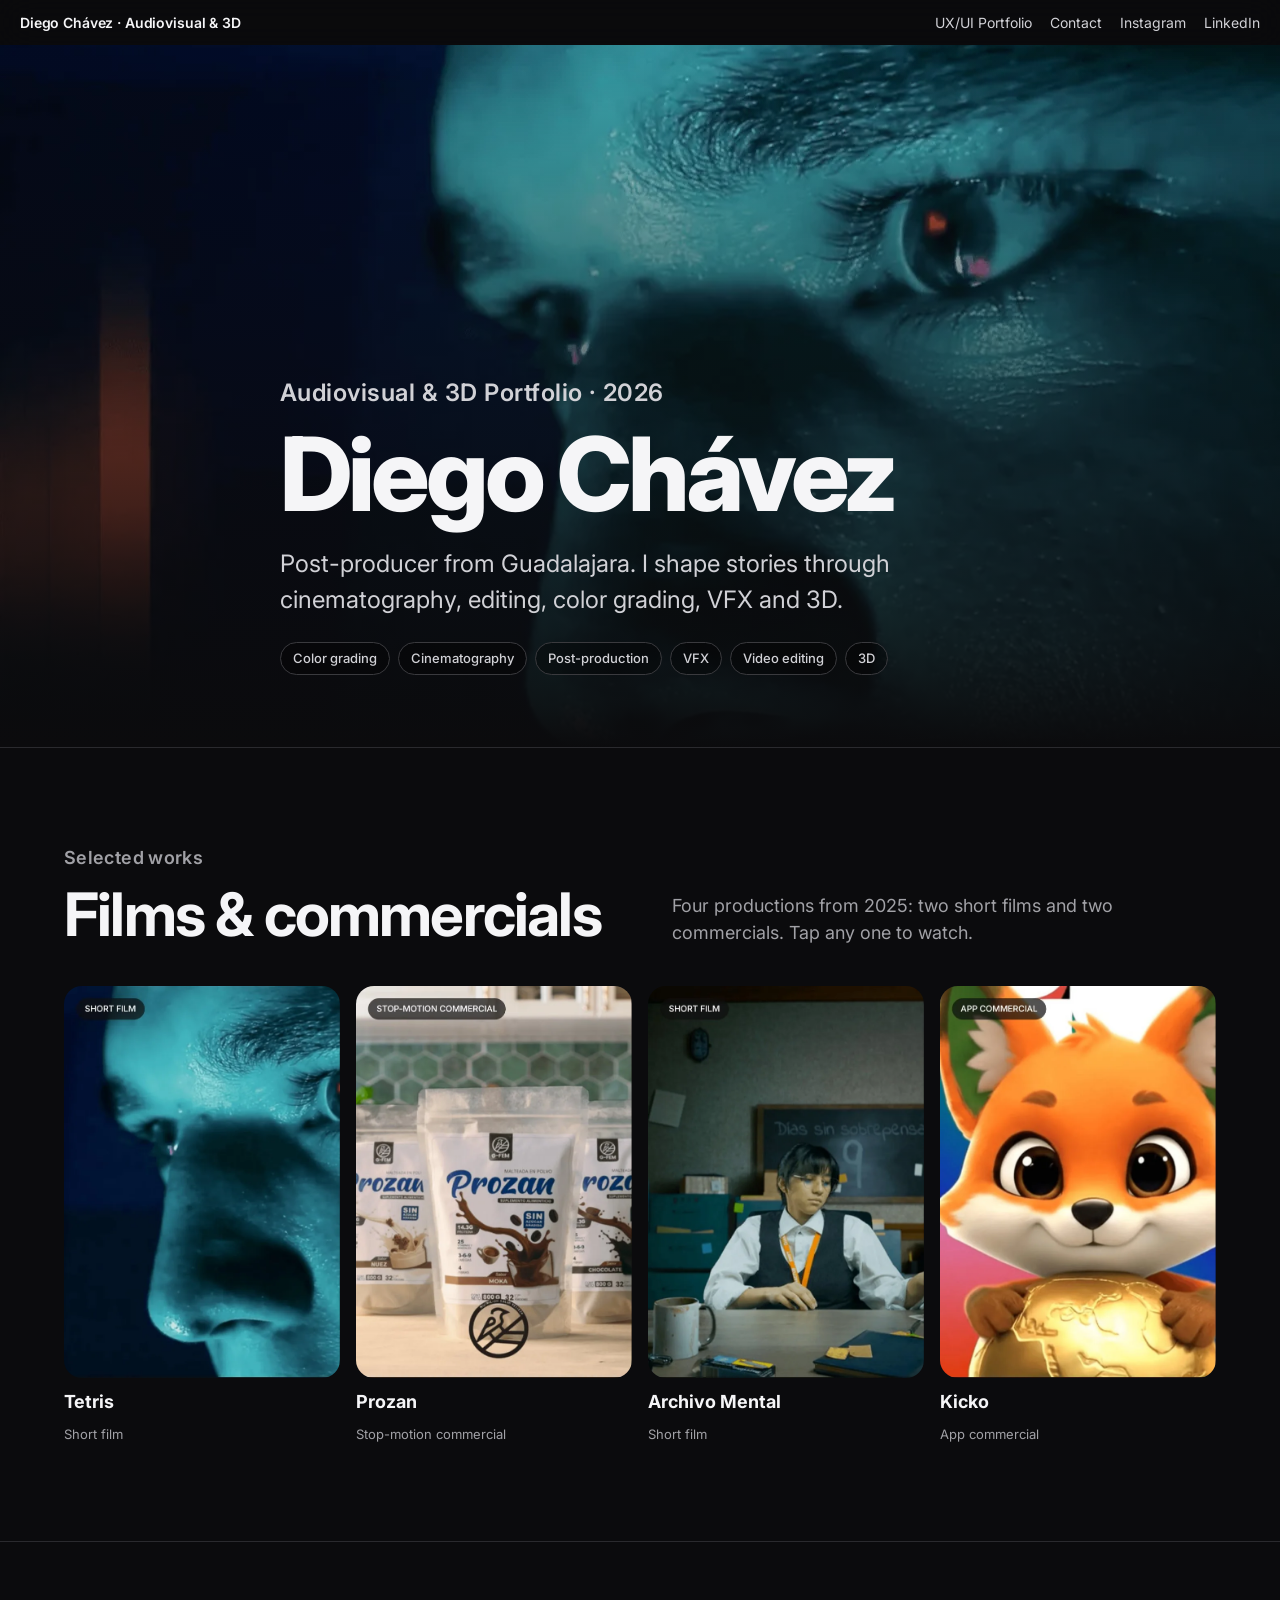
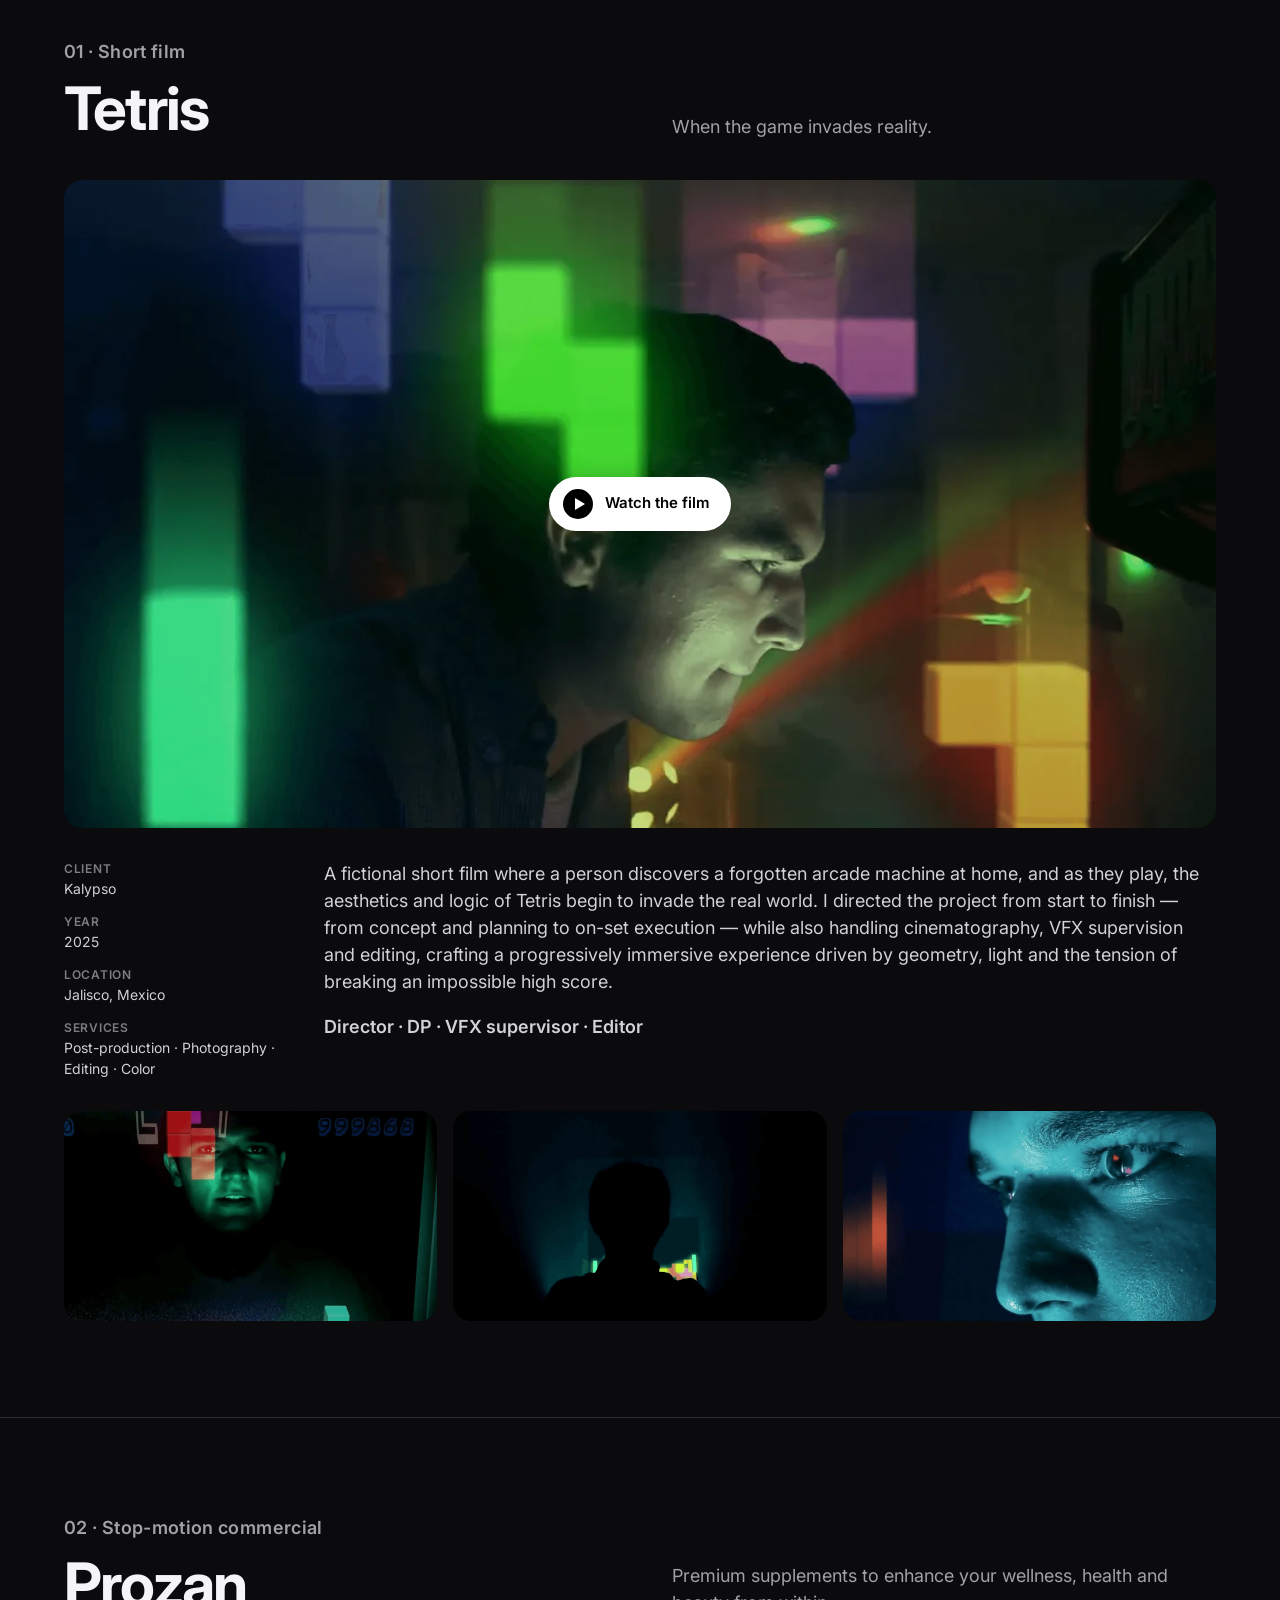
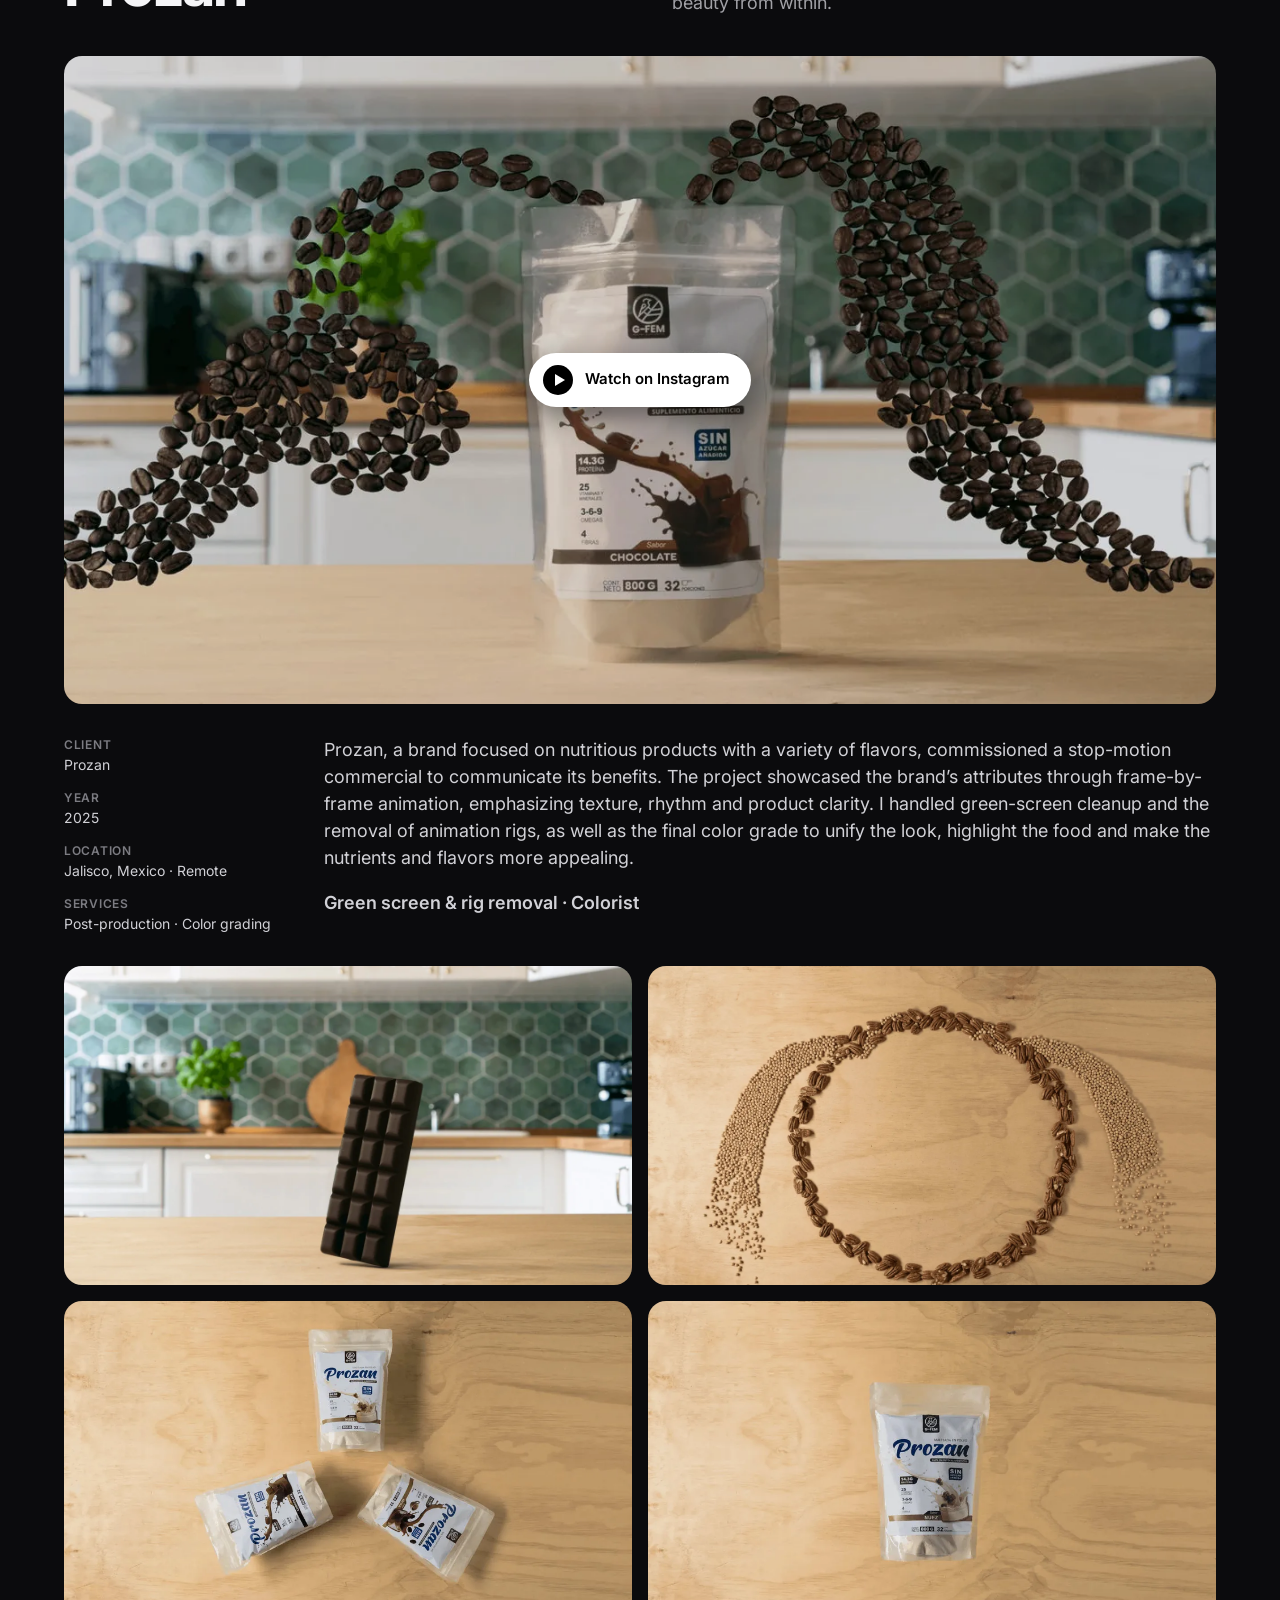
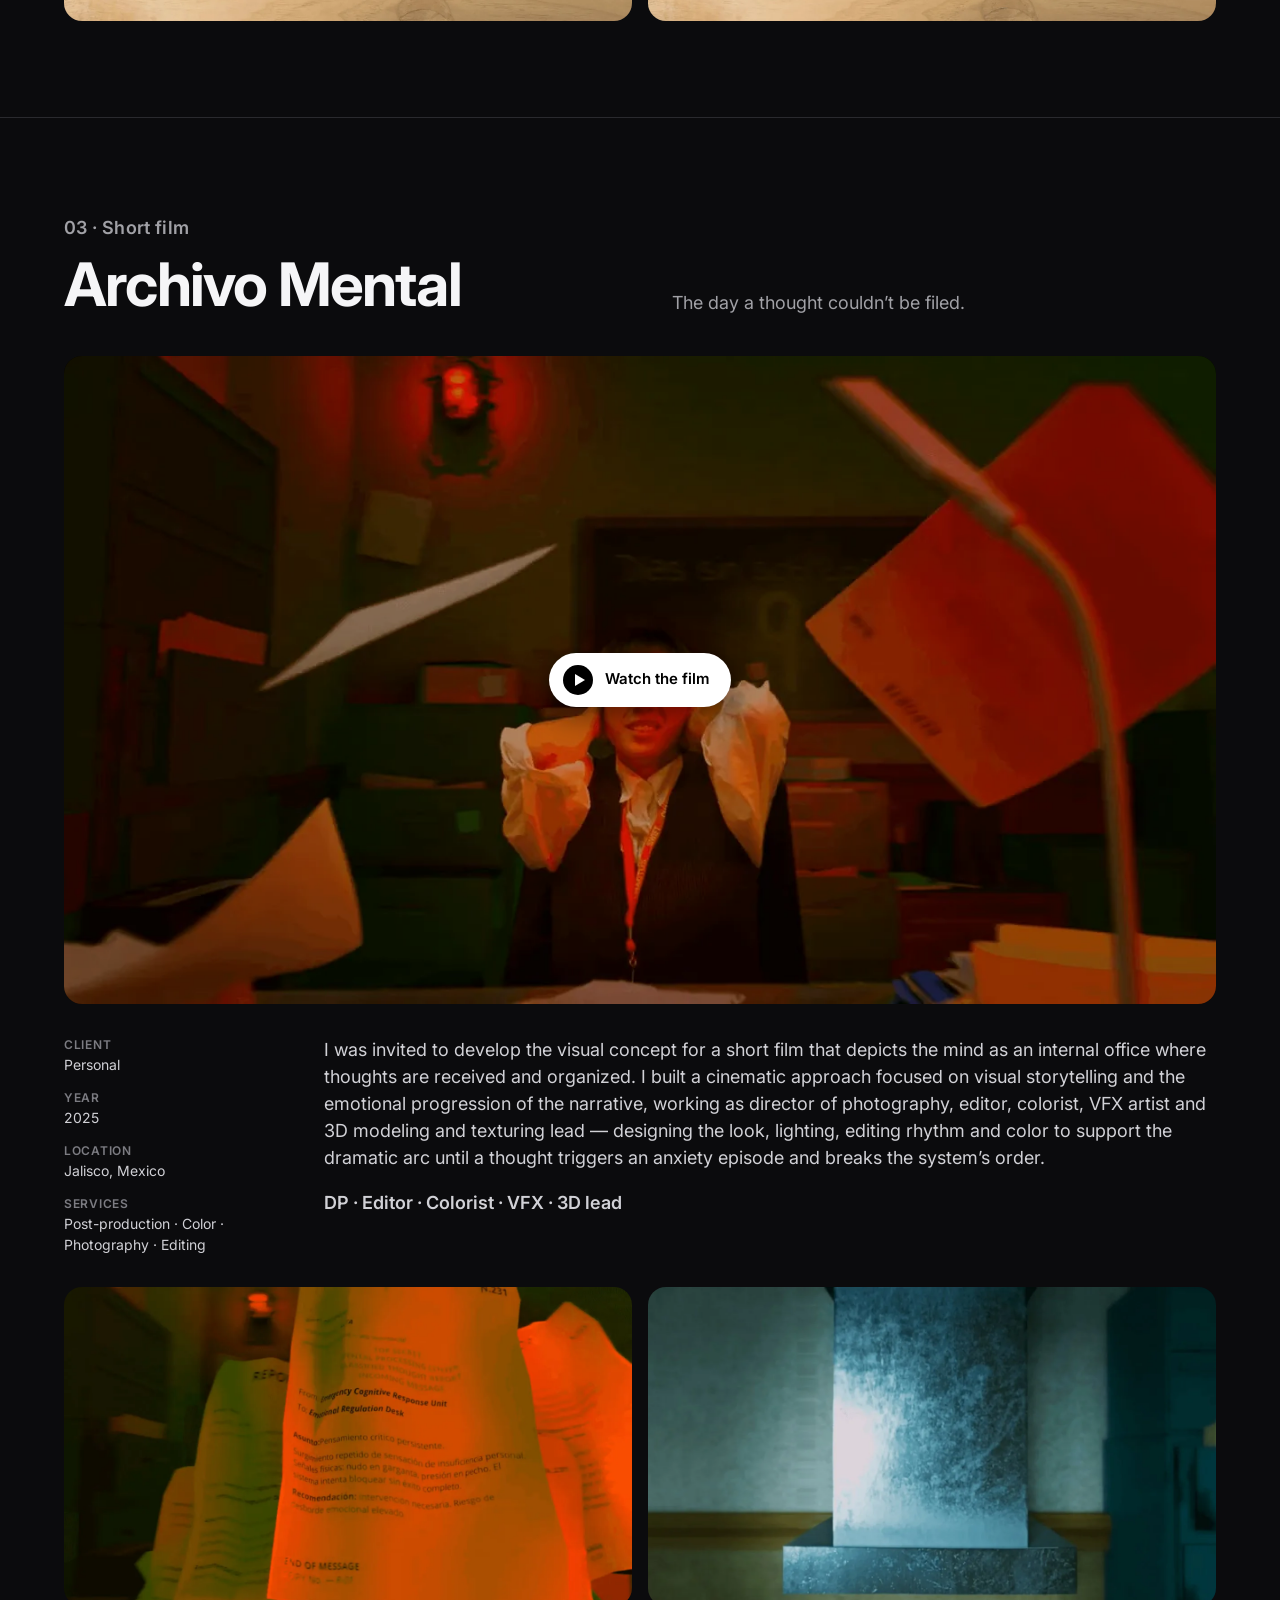
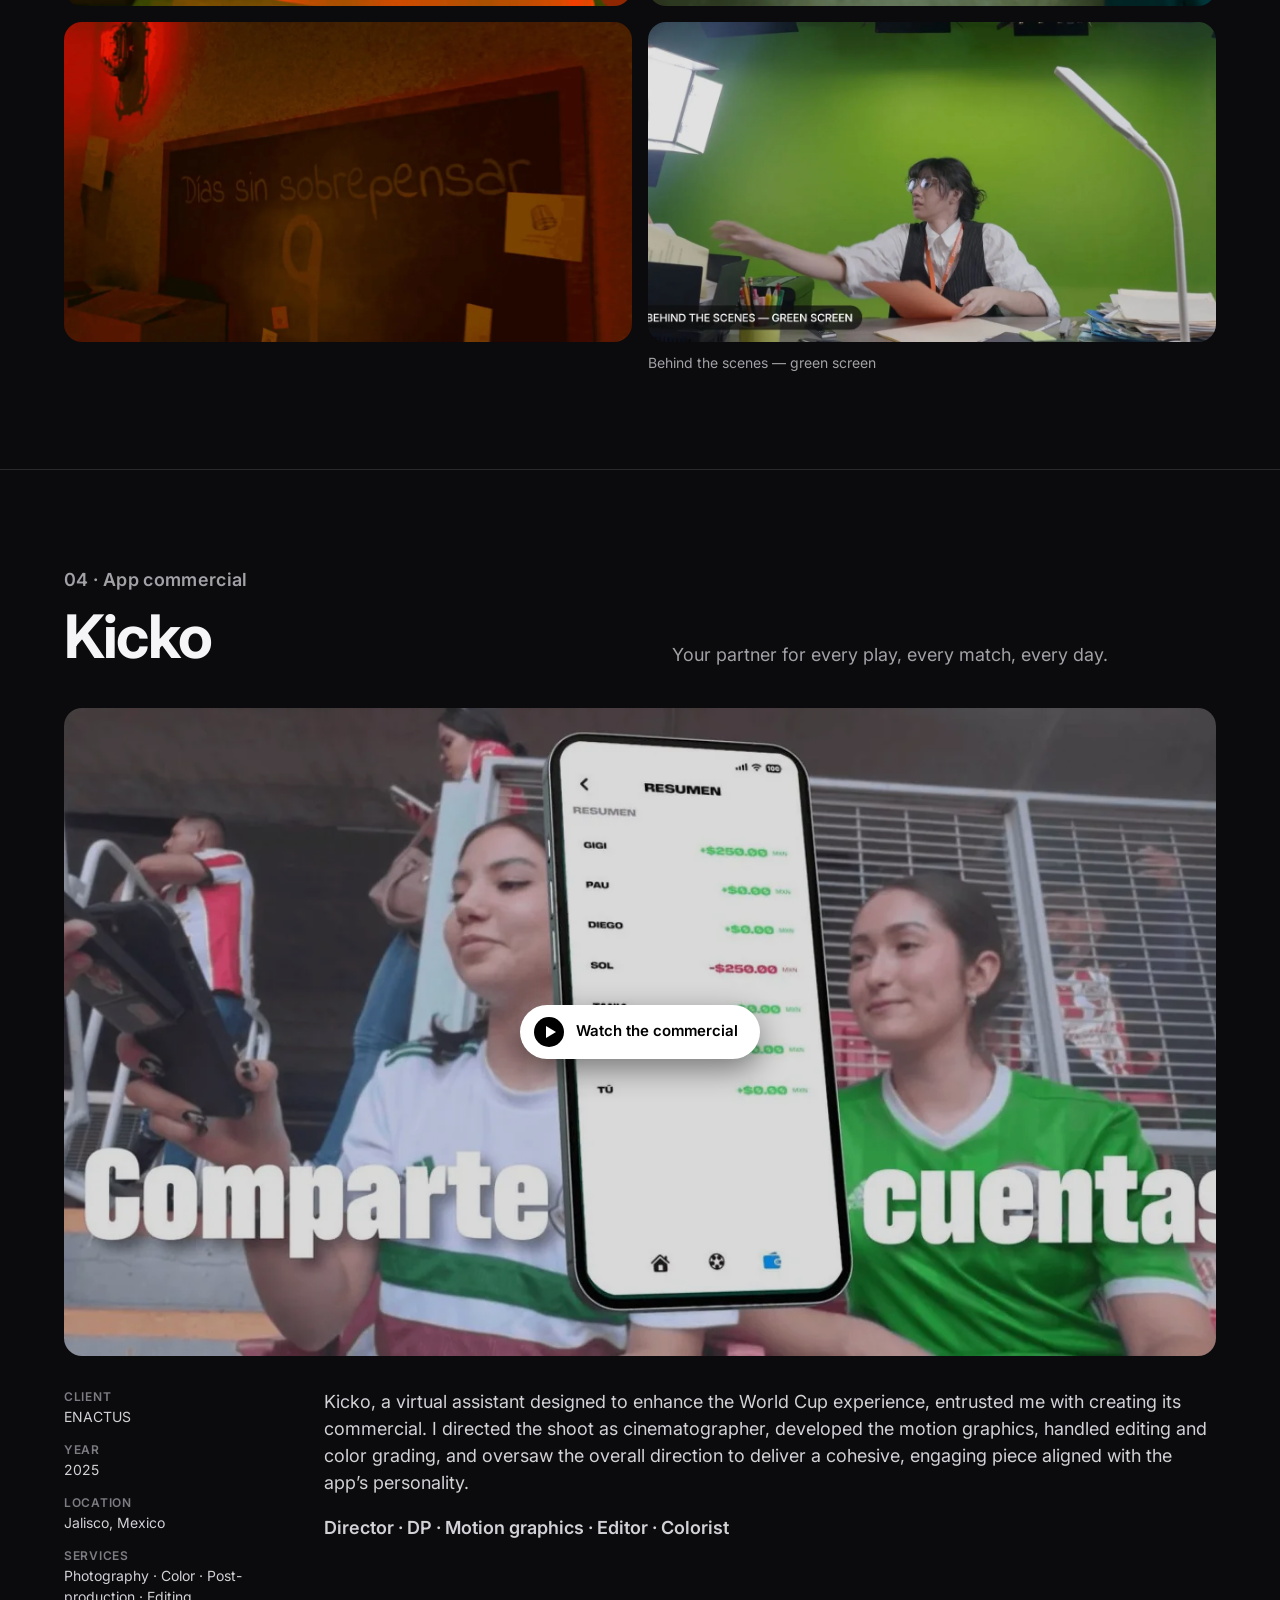
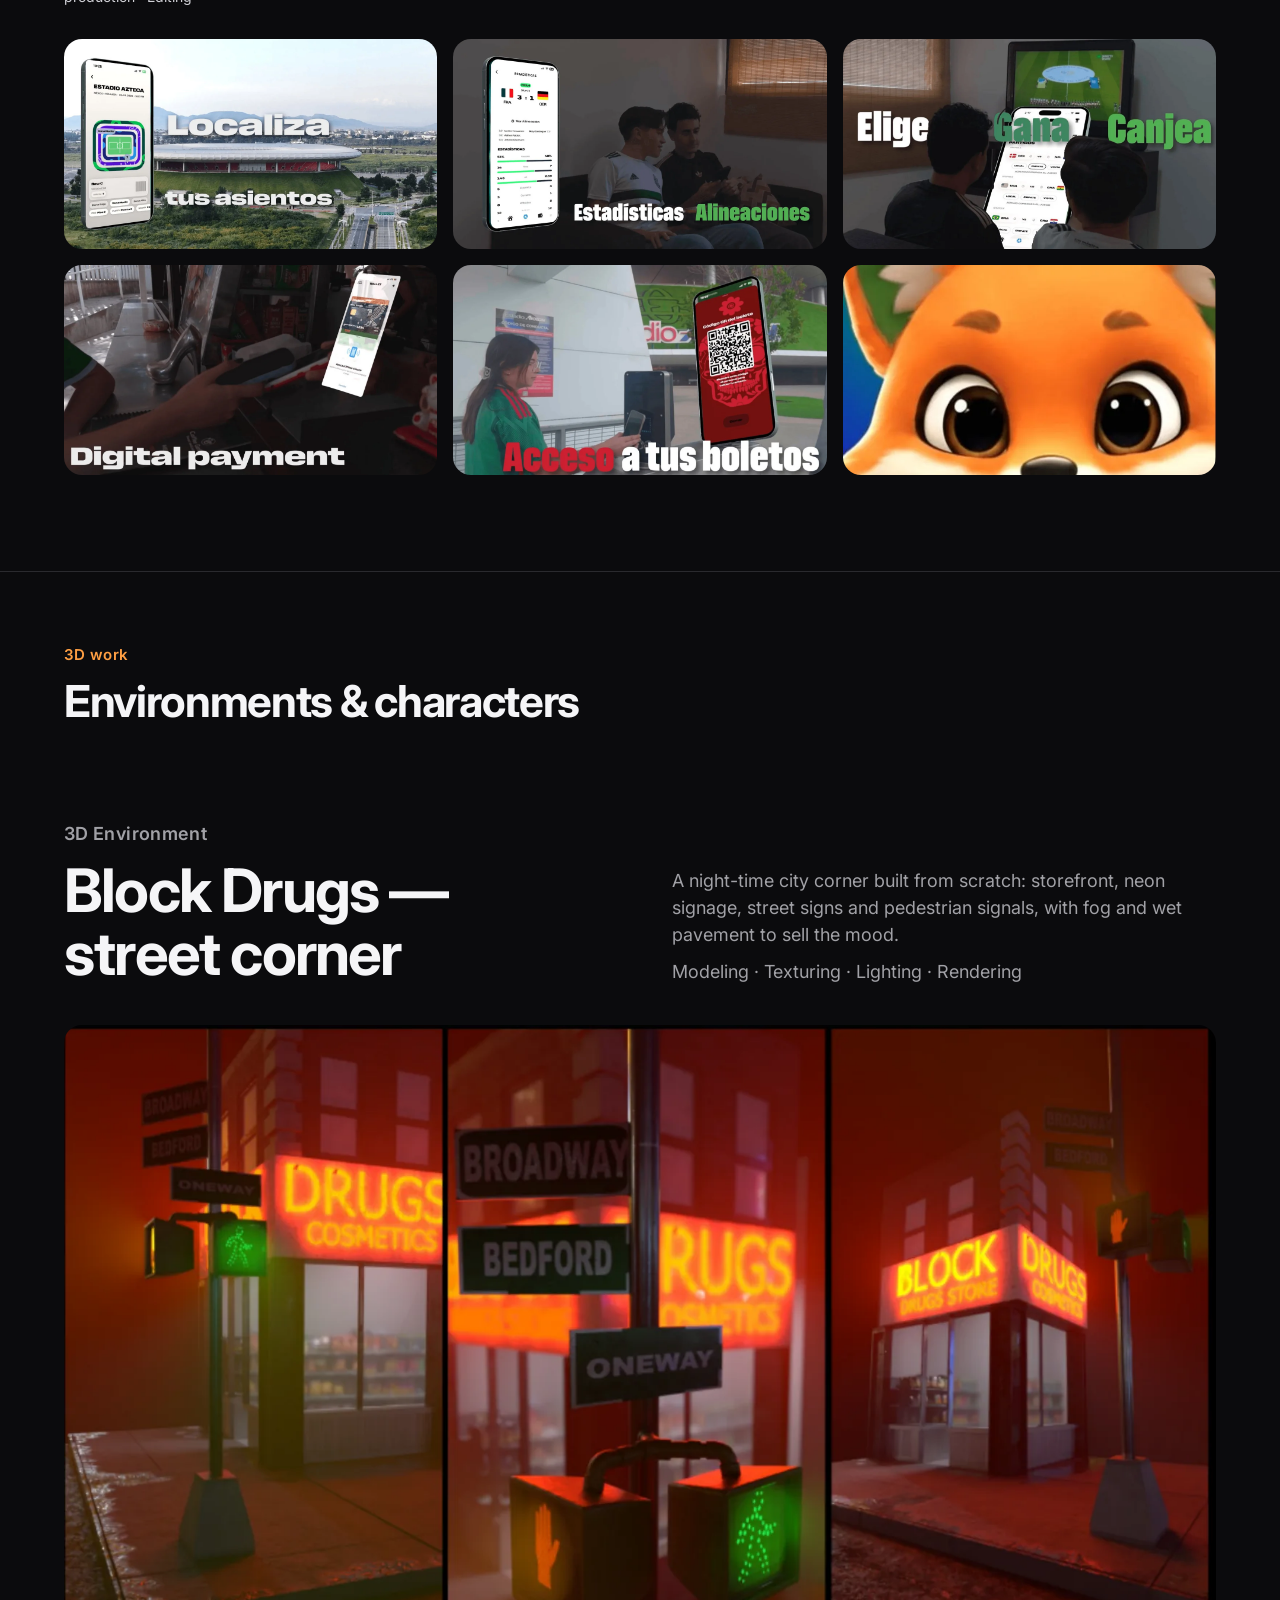
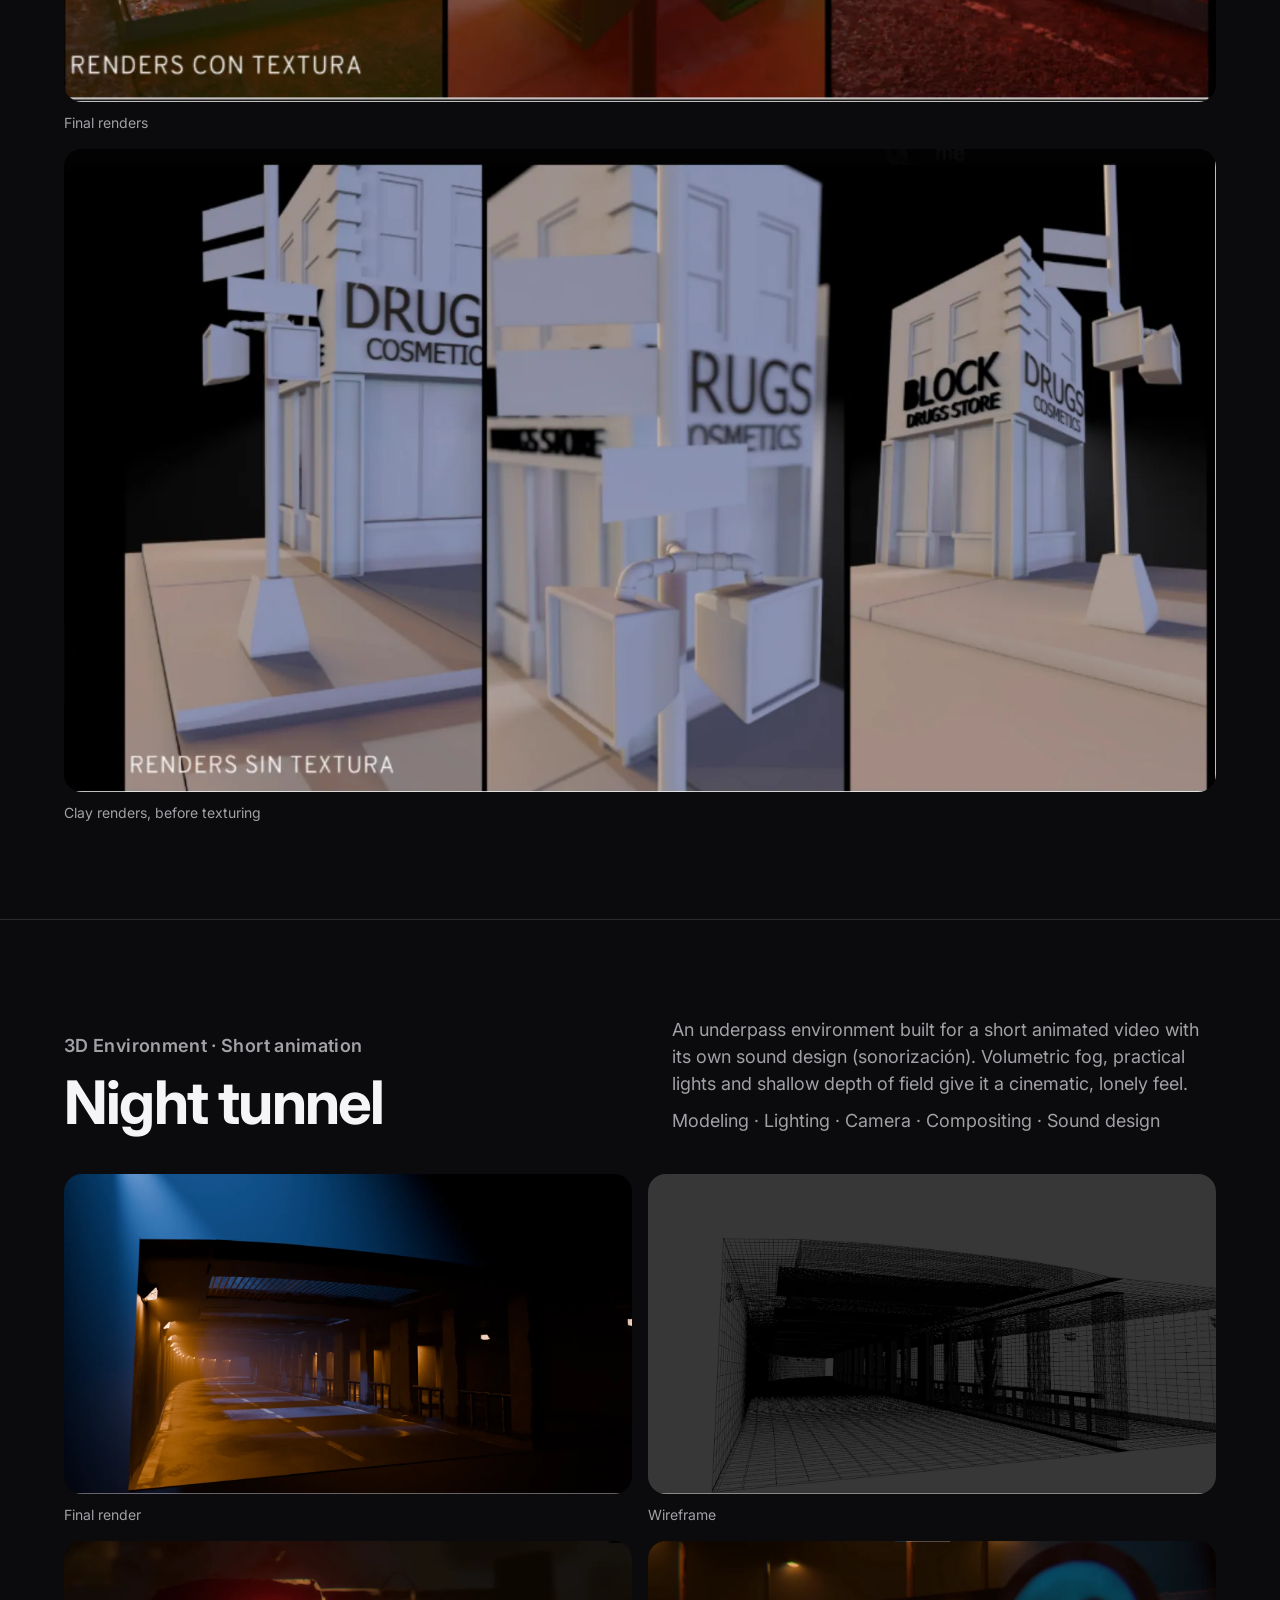
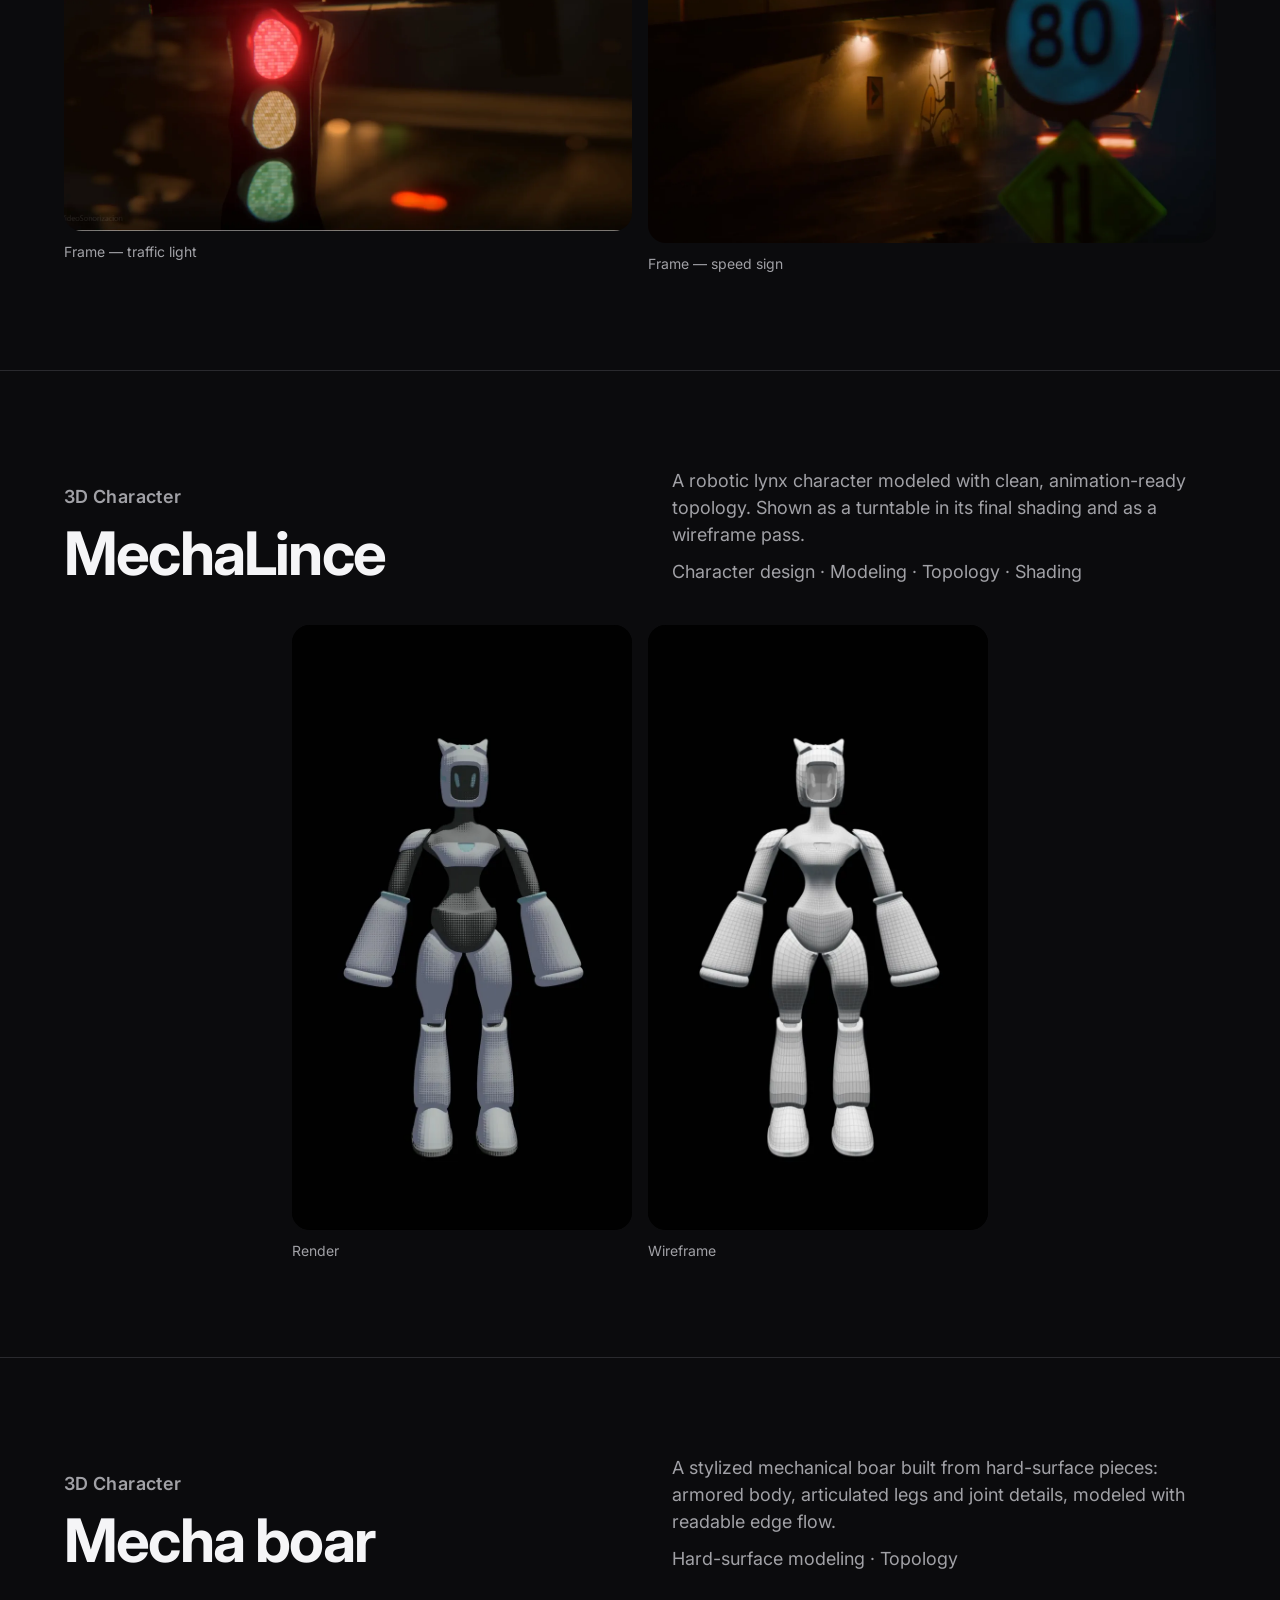
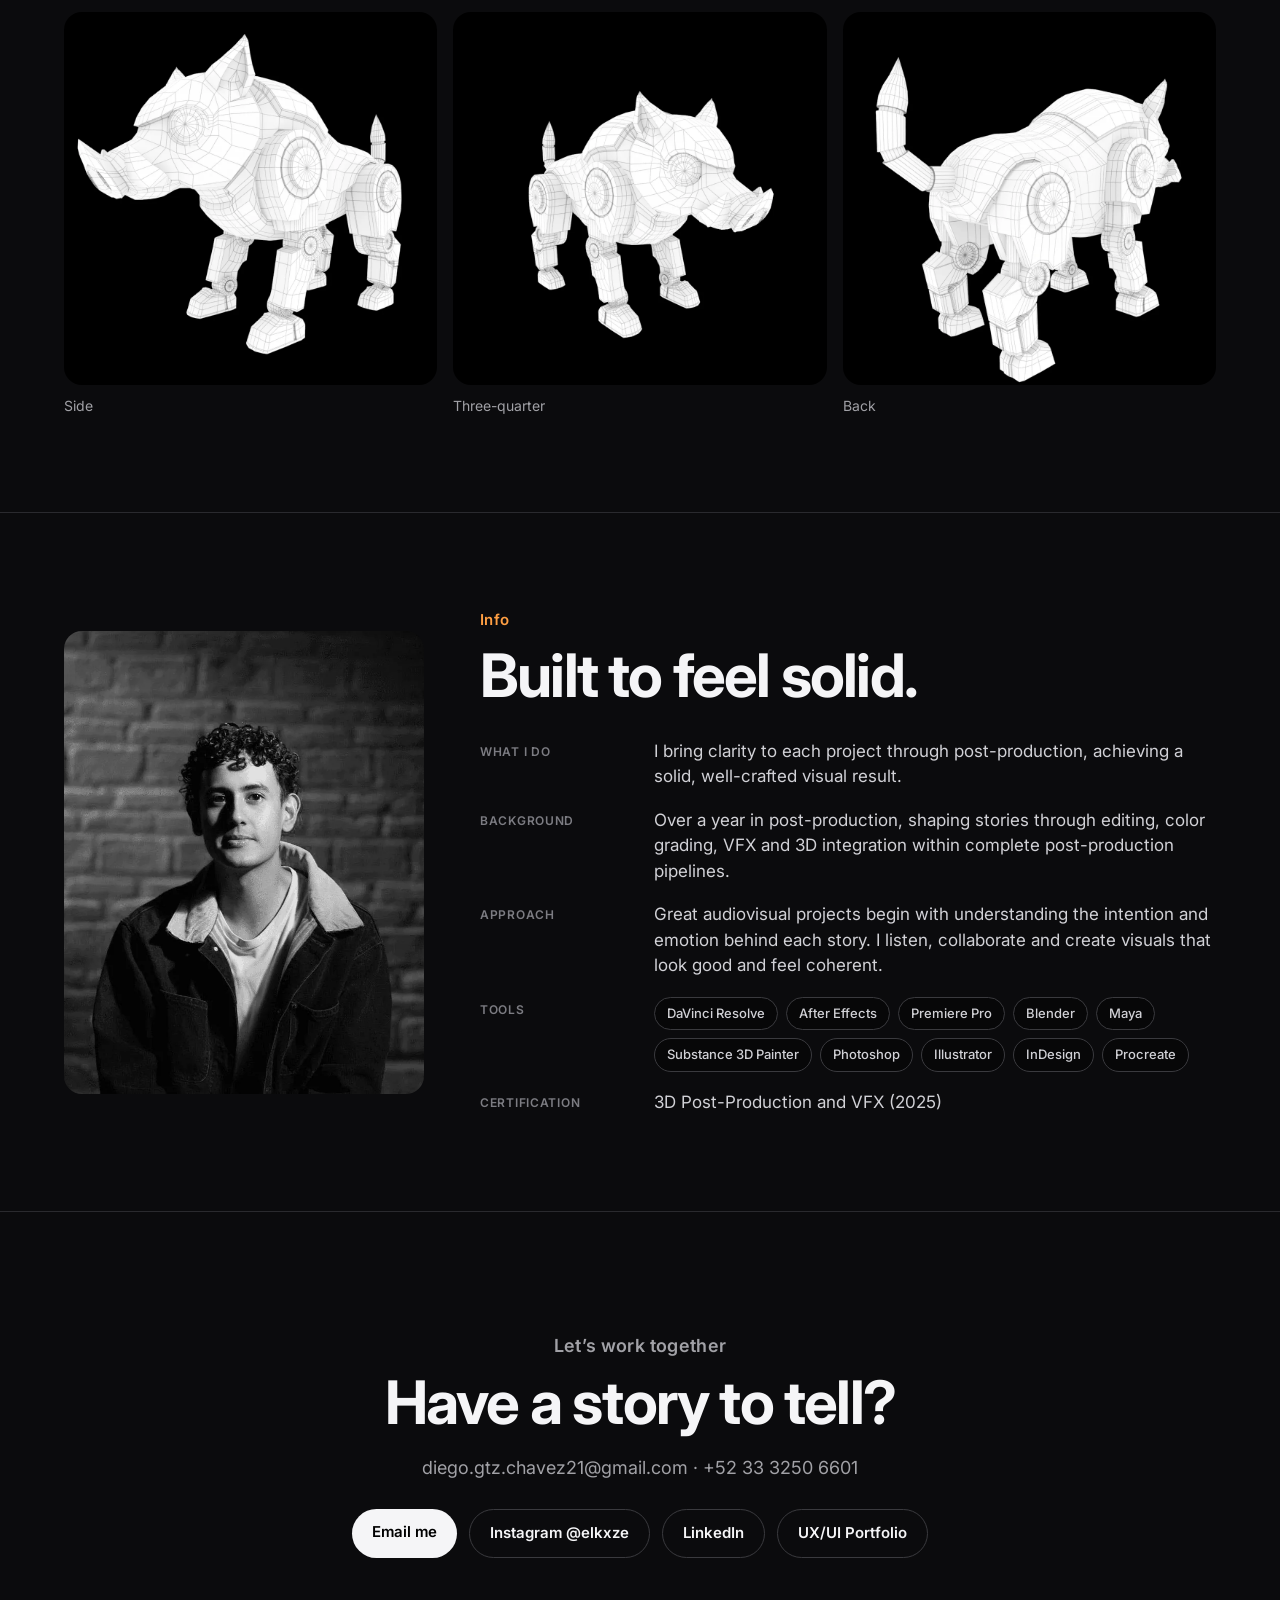
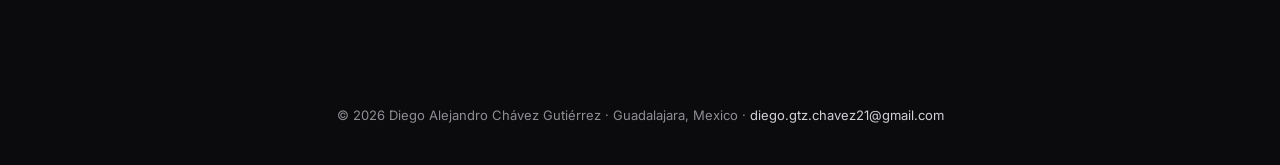
<file: audiovisual/index.html>
<!doctype html>
<html lang="en">
<head>
<meta charset="utf-8">
<meta name="viewport" content="width=device-width, initial-scale=1">
<title>Diego Chávez — Audiovisual & 3D Portfolio</title>
<meta name="description" content="Audiovisual and 3D work by Diego Chávez: cinematography, post-production, color grading, VFX and 3D. Guadalajara, Mexico.">
<meta property="og:title" content="Diego Chávez — Audiovisual & 3D Portfolio">
<meta property="og:description" content="Post-production · Color grading · Cinematography · VFX · 3D · Guadalajara, Mexico">
<meta property="og:image" content="media/tetris-4.webp">
<meta name="theme-color" content="#0b0b0d">
<link rel="preconnect" href="https://fonts.googleapis.com"><link rel="preconnect" href="https://fonts.gstatic.com" crossorigin>
<link href="https://fonts.googleapis.com/css2?family=Inter:wght@400..800&display=swap" rel="stylesheet">
<style>
:root{--bg:#0b0b0d;--card:#151517;--line:#2a2a2e;--text:#f5f5f7;--muted:#a1a1a6;--dim:#7c7c82;--accent:#ff9f43}
*{margin:0;padding:0;box-sizing:border-box}
html{scroll-behavior:smooth}
body{background:var(--bg);color:var(--text);font-family:Inter,-apple-system,BlinkMacSystemFont,'Segoe UI',sans-serif;-webkit-font-smoothing:antialiased;line-height:1.5}
a{color:inherit;text-decoration:none}
img,video{display:block;width:100%;height:auto;border-radius:18px;background:#000}
.top{position:sticky;top:0;z-index:50;display:flex;justify-content:space-between;align-items:center;gap:16px;padding:12px 20px;background:rgba(11,11,13,.72);backdrop-filter:saturate(180%) blur(18px);-webkit-backdrop-filter:saturate(180%) blur(18px);font-size:14px}
.top b{font-weight:600;letter-spacing:-.01em;white-space:nowrap}
.top nav{display:flex;gap:18px;flex-wrap:wrap}
.top nav a{color:#d1d1d6}.top nav a:hover{color:#fff}
.wrap{max-width:1200px;margin:0 auto;padding:0 24px}
.hero{min-height:78vh;display:flex;flex-direction:column;justify-content:flex-end;padding:120px 0 72px;background:linear-gradient(180deg,rgba(11,11,13,.1) 0%,rgba(11,11,13,.6) 55%,var(--bg) 100%),url(media/tetris-4.webp) center 30%/cover no-repeat}
.eyebrow{font-size:15px;font-weight:600;color:var(--accent);letter-spacing:.02em;margin-bottom:12px}
h1{font-size:clamp(44px,8vw,104px);font-weight:800;letter-spacing:-.04em;line-height:1}
.hero p{font-size:clamp(18px,2.2vw,24px);color:#d1d1d6;max-width:720px;margin-top:20px}
.tags{display:flex;flex-wrap:wrap;gap:8px;margin-top:24px}
.tag{font-size:13px;font-weight:500;color:#d1d1d6;border:1px solid #3a3a3e;border-radius:999px;padding:6px 12px;background:rgba(0,0,0,.35)}
section{padding:96px 0;border-top:1px solid var(--line)}
.head{display:grid;grid-template-columns:1fr 1fr;gap:32px 64px;align-items:end;margin-bottom:40px}
h2{font-size:clamp(34px,5vw,60px);font-weight:700;letter-spacing:-.03em;line-height:1.05}
.head p{color:var(--muted);font-size:18px}
.meta{font-size:14px;color:var(--dim);margin-top:10px}
.divider{padding:72px 0 0;border-top:1px solid var(--line)}
.divider h2{font-size:clamp(28px,4vw,44px)}
.grid{display:grid;gap:16px}
.g2{grid-template-columns:1fr 1fr}.g3{grid-template-columns:repeat(3,1fr)}.g4{grid-template-columns:repeat(4,1fr)}
figure{display:flex;flex-direction:column;gap:10px}
figcaption{font-size:14px;color:var(--muted)}
.still img{aspect-ratio:16/9;object-fit:cover}
.works{display:grid;grid-template-columns:repeat(4,1fr);gap:16px}
.work{display:flex;flex-direction:column;gap:10px}
.work img{aspect-ratio:677/962;object-fit:cover;transition:transform .3s}
.work:hover img{transform:scale(1.02)}
.work b{font-size:18px}.work span{font-size:13px;color:var(--muted)}
.player{position:relative;display:block;width:100%;aspect-ratio:16/9;border:0;border-radius:18px;overflow:hidden;background:#000;cursor:pointer;padding:0;color:inherit;font:inherit}
.player img{position:absolute;inset:0;width:100%;height:100%;object-fit:cover;border-radius:0;transition:transform .4s,opacity .3s;opacity:.85}
.player:hover img{transform:scale(1.02);opacity:1}
.player .play{position:absolute;left:50%;top:50%;transform:translate(-50%,-50%);display:flex;align-items:center;gap:12px;background:#fff;color:#000;border-radius:999px;padding:12px 22px 12px 14px;font-size:15px;font-weight:600;box-shadow:0 10px 30px rgba(0,0,0,.45);white-space:nowrap}
.player .play i{width:30px;height:30px;border-radius:50%;background:#000;position:relative;flex-shrink:0}
.player .play i::after{content:"";position:absolute;left:12px;top:9px;border-left:10px solid #fff;border-top:6px solid transparent;border-bottom:6px solid transparent}
.player iframe{position:absolute;inset:0;width:100%;height:100%;border:0}
.info{display:grid;grid-template-columns:220px 1fr;gap:40px;margin:32px 0}
.facts{display:flex;flex-direction:column;gap:14px;font-size:14px}
.facts dt{color:var(--dim);font-size:12px;font-weight:600;letter-spacing:.06em;text-transform:uppercase}
.facts dd{color:#d1d1d6}
.info .desc p{font-size:18px;color:#d1d1d6}
.info .role{margin-top:18px;font-size:15px;color:var(--accent);font-weight:600}
.vert{display:grid;grid-template-columns:repeat(2,minmax(0,340px));gap:16px;justify-content:center}
.about{display:grid;grid-template-columns:360px 1fr;gap:56px;align-items:center}
.about img{filter:grayscale(1);aspect-ratio:699/899;object-fit:cover}
.about dl{display:grid;grid-template-columns:150px 1fr;gap:18px 24px}
.about dt{color:var(--dim);font-size:12px;font-weight:600;letter-spacing:.06em;text-transform:uppercase;padding-top:4px}
.about dd{color:#d1d1d6;font-size:17px}
.chips{display:flex;flex-wrap:wrap;gap:8px}
.cta{text-align:center;padding:120px 0}
.cta h2{margin-bottom:20px}
.cta p{color:var(--muted);font-size:18px}
.cta .links{display:flex;gap:12px;justify-content:center;flex-wrap:wrap;margin-top:28px}
.btn{display:inline-block;font-size:15px;font-weight:600;padding:12px 20px;border-radius:999px;background:var(--text);color:#000}
.btn.ghost{background:transparent;color:var(--text);border:1px solid #3a3a3e}
footer{color:#8e8e93;text-align:center;font-size:13px;padding:28px 16px 40px}
footer a{color:#d1d1d6}
@media (max-width:860px){.head,.g2,.g3,.info,.about{grid-template-columns:1fr}.g4,.works{grid-template-columns:1fr 1fr}.head{gap:16px}section{padding:72px 0}.info{gap:24px}.facts{flex-direction:row;flex-wrap:wrap;gap:16px 28px}.about img{max-width:320px}.about dl{grid-template-columns:1fr;gap:6px}.about dd{margin-bottom:12px}}
@media (max-width:640px){.top{font-size:12px;padding:10px 14px}.top nav{gap:12px}.top nav a:nth-child(n+3){display:none}.wrap{padding:0 16px}.vert{grid-template-columns:1fr 1fr;gap:10px}.player .play{font-size:13px;padding:10px 16px 10px 10px}}
</style>
</head>
<body>
<header class="top"><b>Diego Chávez · Audiovisual & 3D</b>
<nav><a href="../">UX/UI Portfolio</a><a href="#contact">Contact</a><a href="https://www.instagram.com/elkxze" target="_blank" rel="noopener">Instagram</a><a href="https://www.linkedin.com/in/diego-cha" target="_blank" rel="noopener">LinkedIn</a></nav></header>

<main>
<div class="hero"><div class="wrap">
  <p class="eyebrow">Audiovisual & 3D Portfolio · 2026</p>
  <h1>Diego Chávez</h1>
  <p>Post-producer from Guadalajara. I shape stories through cinematography, editing, color grading, VFX and 3D.</p>
  <div class="tags"><span class="tag">Color grading</span><span class="tag">Cinematography</span><span class="tag">Post-production</span><span class="tag">VFX</span><span class="tag">Video editing</span><span class="tag">3D</span></div>
</div></div>

<section id="works"><div class="wrap">
  <div class="head">
    <div><p class="eyebrow">Selected works</p><h2>Films & commercials</h2></div>
    <div><p>Four productions from 2025: two short films and two commercials. Tap any one to watch.</p></div>
  </div>
  <div class="works">
    <a class="work" href="#tetris"><img src="media/tetris-cover.webp" alt="Tetris short film still"><b>Tetris</b><span>Short film</span></a>
    <a class="work" href="#prozan"><img src="media/prozan-cover.webp" alt="Prozan commercial still"><b>Prozan</b><span>Stop-motion commercial</span></a>
    <a class="work" href="#archivo"><img src="media/archivo-cover.webp" alt="Archivo Mental short film still"><b>Archivo Mental</b><span>Short film</span></a>
    <a class="work" href="#kicko"><img src="media/kicko-cover.webp" alt="Kicko app commercial still"><b>Kicko</b><span>App commercial</span></a>
  </div>
</div></section>

<section id="tetris"><div class="wrap">
  <div class="head">
    <div><p class="eyebrow">01 · Short film</p><h2>Tetris</h2></div>
    <div><p>When the game invades reality.</p></div>
  </div>
  <button class="player" data-yt="qRwdSsEic84" aria-label="Play Tetris on YouTube"><img src="media/tetris-1.webp" alt=""><span class="play"><i></i>Watch the film</span></button>
  <div class="info">
    <dl class="facts"><div><dt>Client</dt><dd>Kalypso</dd></div><div><dt>Year</dt><dd>2025</dd></div><div><dt>Location</dt><dd>Jalisco, Mexico</dd></div><div><dt>Services</dt><dd>Post-production · Photography · Editing · Color</dd></div></dl>
    <div class="desc"><p>A fictional short film where a person discovers a forgotten arcade machine at home, and as they play, the aesthetics and logic of Tetris begin to invade the real world. I directed the project from start to finish — from concept and planning to on-set execution — while also handling cinematography, VFX supervision and editing, crafting a progressively immersive experience driven by geometry, light and the tension of breaking an impossible high score.</p><p class="role">Director · DP · VFX supervisor · Editor</p></div>
  </div>
  <div class="grid g3 still">
    <img src="media/tetris-2.webp" alt="Tetris still: face lit by falling blocks" loading="lazy">
    <img src="media/tetris-3.webp" alt="Tetris still: silhouette in front of the arcade" loading="lazy">
    <img src="media/tetris-4.webp" alt="Tetris still: close-up in cyan light" loading="lazy">
  </div>
</div></section>

<section id="prozan"><div class="wrap">
  <div class="head">
    <div><p class="eyebrow">02 · Stop-motion commercial</p><h2>Prozan</h2></div>
    <div><p>Premium supplements to enhance your wellness, health and beauty from within.</p></div>
  </div>
  <a class="player" href="https://www.instagram.com/reel/DTyen1iDgee/" target="_blank" rel="noopener" aria-label="Watch Prozan on Instagram"><img src="media/prozan-1.webp" alt=""><span class="play"><i></i>Watch on Instagram</span></a>
  <div class="info">
    <dl class="facts"><div><dt>Client</dt><dd>Prozan</dd></div><div><dt>Year</dt><dd>2025</dd></div><div><dt>Location</dt><dd>Jalisco, Mexico · Remote</dd></div><div><dt>Services</dt><dd>Post-production · Color grading</dd></div></dl>
    <div class="desc"><p>Prozan, a brand focused on nutritious products with a variety of flavors, commissioned a stop-motion commercial to communicate its benefits. The project showcased the brand’s attributes through frame-by-frame animation, emphasizing texture, rhythm and product clarity. I handled green-screen cleanup and the removal of animation rigs, as well as the final color grade to unify the look, highlight the food and make the nutrients and flavors more appealing.</p><p class="role">Green screen & rig removal · Colorist</p></div>
  </div>
  <div class="grid g2 still">
    <img src="media/prozan-2.webp" alt="Prozan still: chocolate bar on kitchen counter" loading="lazy">
    <img src="media/prozan-3.webp" alt="Prozan still: coffee beans forming a circle" loading="lazy">
    <img src="media/prozan-4.webp" alt="Prozan still: product bags on wood" loading="lazy">
    <img src="media/prozan-5.webp" alt="Prozan still: single product bag on wood" loading="lazy">
  </div>
</div></section>

<section id="archivo"><div class="wrap">
  <div class="head">
    <div><p class="eyebrow">03 · Short film</p><h2>Archivo Mental</h2></div>
    <div><p>The day a thought couldn’t be filed.</p></div>
  </div>
  <button class="player" data-yt="612TWbVxb_4" aria-label="Play Archivo Mental on YouTube"><img src="media/archivo-1.webp" alt=""><span class="play"><i></i>Watch the film</span></button>
  <div class="info">
    <dl class="facts"><div><dt>Client</dt><dd>Personal</dd></div><div><dt>Year</dt><dd>2025</dd></div><div><dt>Location</dt><dd>Jalisco, Mexico</dd></div><div><dt>Services</dt><dd>Post-production · Color · Photography · Editing</dd></div></dl>
    <div class="desc"><p>I was invited to develop the visual concept for a short film that depicts the mind as an internal office where thoughts are received and organized. I built a cinematic approach focused on visual storytelling and the emotional progression of the narrative, working as director of photography, editor, colorist, VFX artist and 3D modeling and texturing lead — designing the look, lighting, editing rhythm and color to support the dramatic arc until a thought triggers an anxiety episode and breaks the system’s order.</p><p class="role">DP · Editor · Colorist · VFX · 3D lead</p></div>
  </div>
  <div class="grid g2 still">
    <img src="media/archivo-2.webp" alt="Archivo Mental still: papers in orange light" loading="lazy">
    <img src="media/archivo-3.webp" alt="Archivo Mental still: 3D filing cabinet detail" loading="lazy">
    <img src="media/archivo-4.webp" alt="Archivo Mental still: chalkboard reading Días sin sobrepensar" loading="lazy">
    <figure><img src="media/archivo-5.webp" alt="Archivo Mental behind the scenes on green screen" loading="lazy"><figcaption>Behind the scenes — green screen</figcaption></figure>
  </div>
</div></section>

<section id="kicko"><div class="wrap">
  <div class="head">
    <div><p class="eyebrow">04 · App commercial</p><h2>Kicko</h2></div>
    <div><p>Your partner for every play, every match, every day.</p></div>
  </div>
  <button class="player" data-yt="gFcXncRQ12I" aria-label="Play Kicko commercial on YouTube"><img src="media/kicko-1.webp" alt=""><span class="play"><i></i>Watch the commercial</span></button>
  <div class="info">
    <dl class="facts"><div><dt>Client</dt><dd>ENACTUS</dd></div><div><dt>Year</dt><dd>2025</dd></div><div><dt>Location</dt><dd>Jalisco, Mexico</dd></div><div><dt>Services</dt><dd>Photography · Color · Post-production · Editing</dd></div></dl>
    <div class="desc"><p>Kicko, a virtual assistant designed to enhance the World Cup experience, entrusted me with creating its commercial. I directed the shoot as cinematographer, developed the motion graphics, handled editing and color grading, and oversaw the overall direction to deliver a cohesive, engaging piece aligned with the app’s personality.</p><p class="role">Director · DP · Motion graphics · Editor · Colorist</p></div>
  </div>
  <div class="grid g3 still">
    <img src="media/kicko-2.webp" alt="Kicko commercial: Localiza tus asientos" loading="lazy">
    <img src="media/kicko-3.webp" alt="Kicko commercial: Estadísticas y alineaciones" loading="lazy">
    <img src="media/kicko-4.webp" alt="Kicko commercial: Elige, gana, canjea" loading="lazy">
    <img src="media/kicko-5.webp" alt="Kicko commercial: Digital payment" loading="lazy">
    <img src="media/kicko-6.webp" alt="Kicko commercial: Accede a tus boletos" loading="lazy">
    <img src="media/kicko-cover.webp" alt="Kicko mascot" loading="lazy" style="object-position:50% 30%">
  </div>
</div></section>

<div class="divider"><div class="wrap"><p class="eyebrow">3D work</p><h2>Environments & characters</h2></div></div>

<section id="corner" style="border-top:0"><div class="wrap">
  <div class="head">
    <div><p class="eyebrow">3D Environment</p><h2>Block Drugs — street corner</h2></div>
    <div><p>A night-time city corner built from scratch: storefront, neon signage, street signs and pedestrian signals, with fog and wet pavement to sell the mood.</p><p class="meta">Modeling · Texturing · Lighting · Rendering</p></div>
  </div>
  <div class="grid">
    <figure><img src="media/corner-textured.webp" alt="Block Drugs street corner, final textured renders with neon lighting" loading="lazy"><figcaption>Final renders</figcaption></figure>
    <figure><img src="media/corner-clay.webp" alt="Block Drugs street corner, untextured clay renders" loading="lazy"><figcaption>Clay renders, before texturing</figcaption></figure>
  </div>
</div></section>

<section id="tunnel"><div class="wrap">
  <div class="head">
    <div><p class="eyebrow">3D Environment · Short animation</p><h2>Night tunnel</h2></div>
    <div><p>An underpass environment built for a short animated video with its own sound design (sonorización). Volumetric fog, practical lights and shallow depth of field give it a cinematic, lonely feel.</p><p class="meta">Modeling · Lighting · Camera · Compositing · Sound design</p></div>
  </div>
  <div class="grid g2">
    <figure><img src="media/tunnel-render.webp" alt="Night tunnel final render with orange lights and blue haze" loading="lazy"><figcaption>Final render</figcaption></figure>
    <figure><img src="media/tunnel-wireframe.webp" alt="Night tunnel wireframe" loading="lazy"><figcaption>Wireframe</figcaption></figure>
    <figure><img src="media/tunnel-traffic-light.webp" alt="Close-up of a red traffic light at night" loading="lazy"><figcaption>Frame — traffic light</figcaption></figure>
    <figure><img src="media/tunnel-sign.webp" alt="Speed limit 80 sign in the foreground of the tunnel" loading="lazy"><figcaption>Frame — speed sign</figcaption></figure>
  </div>
</div></section>

<section id="mechalince"><div class="wrap">
  <div class="head">
    <div><p class="eyebrow">3D Character</p><h2>MechaLince</h2></div>
    <div><p>A robotic lynx character modeled with clean, animation-ready topology. Shown as a turntable in its final shading and as a wireframe pass.</p><p class="meta">Character design · Modeling · Topology · Shading</p></div>
  </div>
  <div class="vert">
    <figure><video src="media/mechalince.mp4" poster="media/mechalince-poster.webp" autoplay muted loop playsinline preload="metadata" aria-label="MechaLince turntable render"></video><figcaption>Render</figcaption></figure>
    <figure><video src="media/mechalince-wireframe.mp4" poster="media/mechalince-wireframe-poster.webp" autoplay muted loop playsinline preload="metadata" aria-label="MechaLince wireframe turntable"></video><figcaption>Wireframe</figcaption></figure>
  </div>
</div></section>

<section id="boar"><div class="wrap">
  <div class="head">
    <div><p class="eyebrow">3D Character</p><h2>Mecha boar</h2></div>
    <div><p>A stylized mechanical boar built from hard-surface pieces: armored body, articulated legs and joint details, modeled with readable edge flow.</p><p class="meta">Hard-surface modeling · Topology</p></div>
  </div>
  <div class="grid g3">
    <figure><img src="media/boar-side.webp" alt="Mecha boar wireframe, side view" loading="lazy"><figcaption>Side</figcaption></figure>
    <figure><img src="media/boar-front.webp" alt="Mecha boar wireframe, three-quarter view" loading="lazy"><figcaption>Three-quarter</figcaption></figure>
    <figure><img src="media/boar-back.webp" alt="Mecha boar wireframe, back view" loading="lazy"><figcaption>Back</figcaption></figure>
  </div>
</div></section>

<section id="info"><div class="wrap">
  <div class="about">
    <img src="media/portrait.webp" alt="Portrait of Diego Chávez" loading="lazy">
    <div>
      <p class="eyebrow">Info</p>
      <h2 style="margin-bottom:32px">Built to feel solid.</h2>
      <dl>
        <dt>What I do</dt><dd>I bring clarity to each project through post-production, achieving a solid, well-crafted visual result.</dd>
        <dt>Background</dt><dd>Over a year in post-production, shaping stories through editing, color grading, VFX and 3D integration within complete post-production pipelines.</dd>
        <dt>Approach</dt><dd>Great audiovisual projects begin with understanding the intention and emotion behind each story. I listen, collaborate and create visuals that look good and feel coherent.</dd>
        <dt>Tools</dt><dd class="chips"><span class="tag">DaVinci Resolve</span><span class="tag">After Effects</span><span class="tag">Premiere Pro</span><span class="tag">Blender</span><span class="tag">Maya</span><span class="tag">Substance 3D Painter</span><span class="tag">Photoshop</span><span class="tag">Illustrator</span><span class="tag">InDesign</span><span class="tag">Procreate</span></dd>
        <dt>Certification</dt><dd>3D Post-Production and VFX (2025)</dd>
      </dl>
    </div>
  </div>
</div></section>

<section id="contact" class="cta"><div class="wrap">
  <p class="eyebrow">Let’s work together</p>
  <h2>Have a story to tell?</h2>
  <p>diego.gtz.chavez21@gmail.com · +52 33 3250 6601</p>
  <div class="links"><a class="btn" href="mailto:diego.gtz.chavez21@gmail.com">Email me</a><a class="btn ghost" href="https://www.instagram.com/elkxze" target="_blank" rel="noopener">Instagram @elkxze</a><a class="btn ghost" href="https://www.linkedin.com/in/diego-cha" target="_blank" rel="noopener">LinkedIn</a><a class="btn ghost" href="../">UX/UI Portfolio</a></div>
</div></section>
</main>
<footer>© 2026 Diego Alejandro Chávez Gutiérrez · Guadalajara, Mexico · <a href="mailto:diego.gtz.chavez21@gmail.com">diego.gtz.chavez21@gmail.com</a></footer>
<script>
document.querySelectorAll('.player[data-yt]').forEach(function(b){b.addEventListener('click',function(){
var f=document.createElement('iframe');f.src='https://www.youtube-nocookie.com/embed/'+b.dataset.yt+'?autoplay=1&rel=0';f.title=b.getAttribute('aria-label');f.allow='autoplay; encrypted-media; picture-in-picture; fullscreen';f.allowFullscreen=true;var d=document.createElement('div');d.className='player';d.style.cursor='default';d.appendChild(f);b.replaceWith(d);});});
</script>
</body>
</html>
</file>
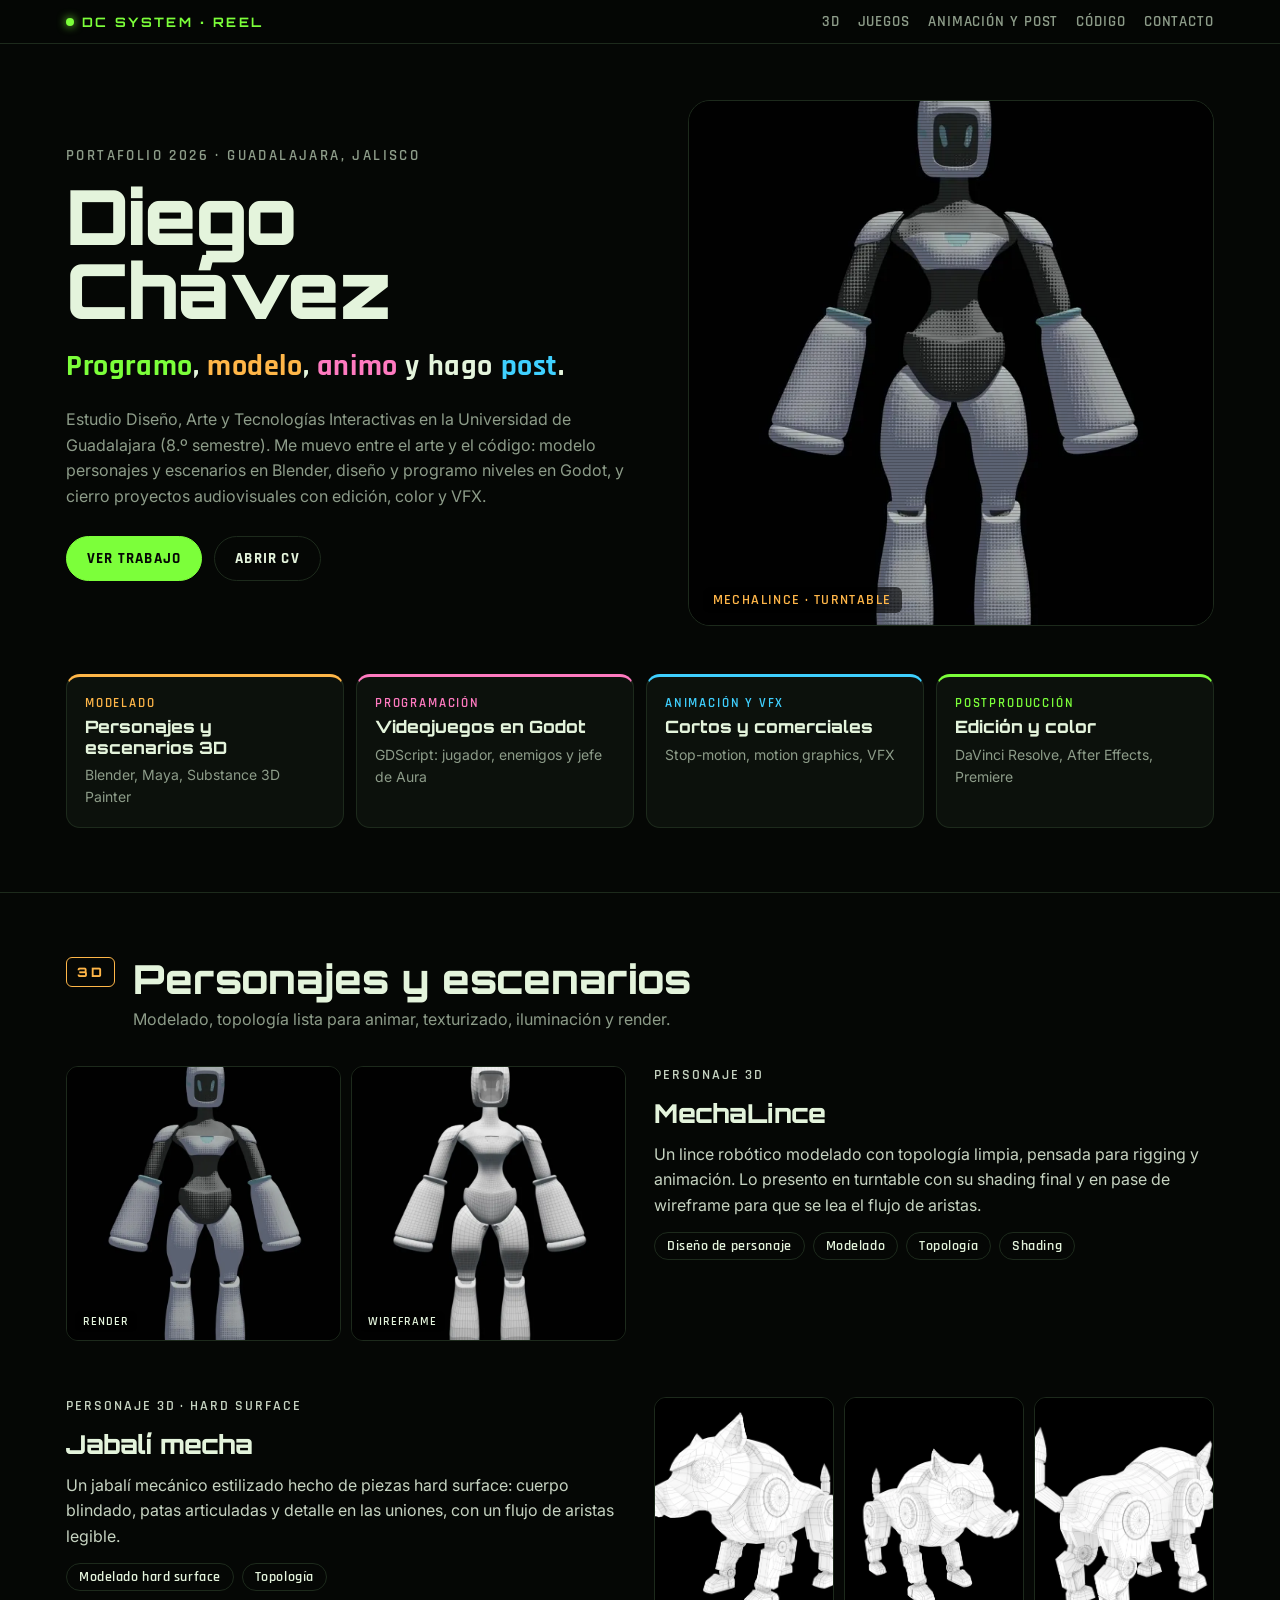
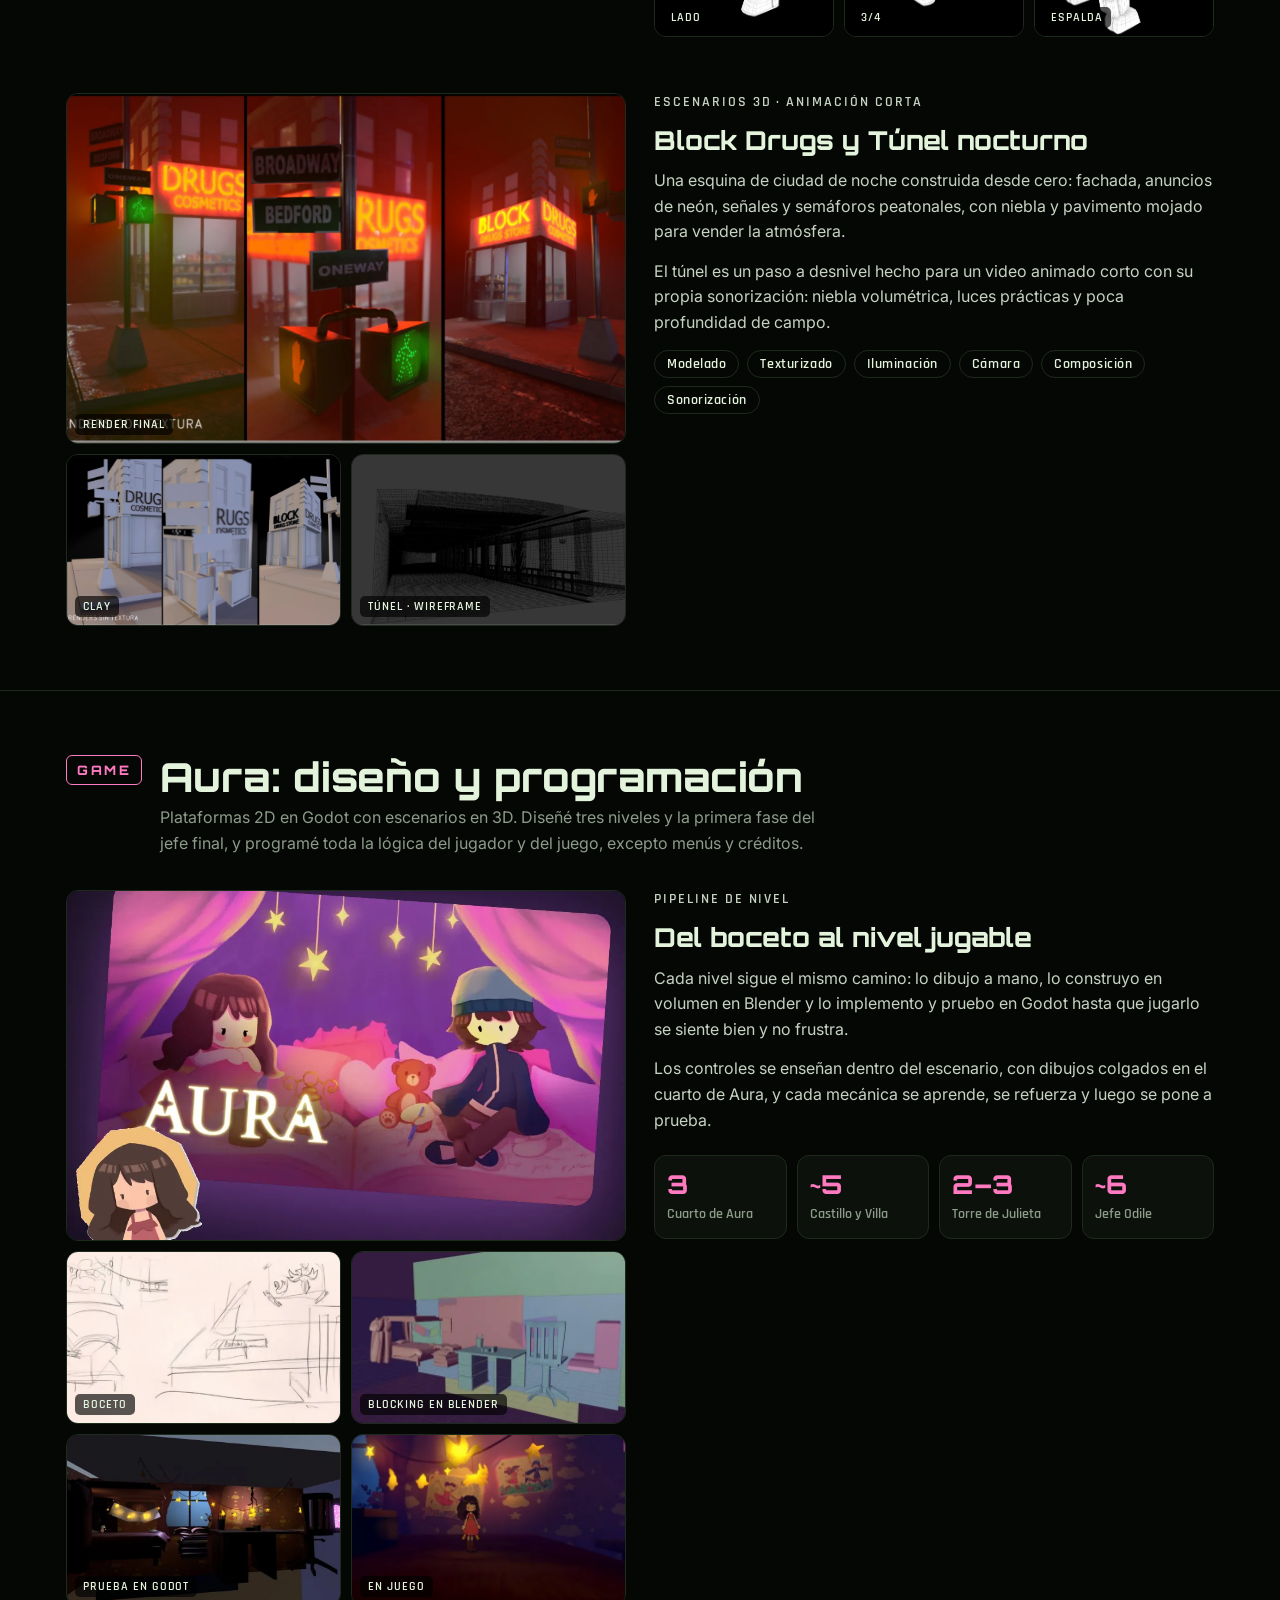
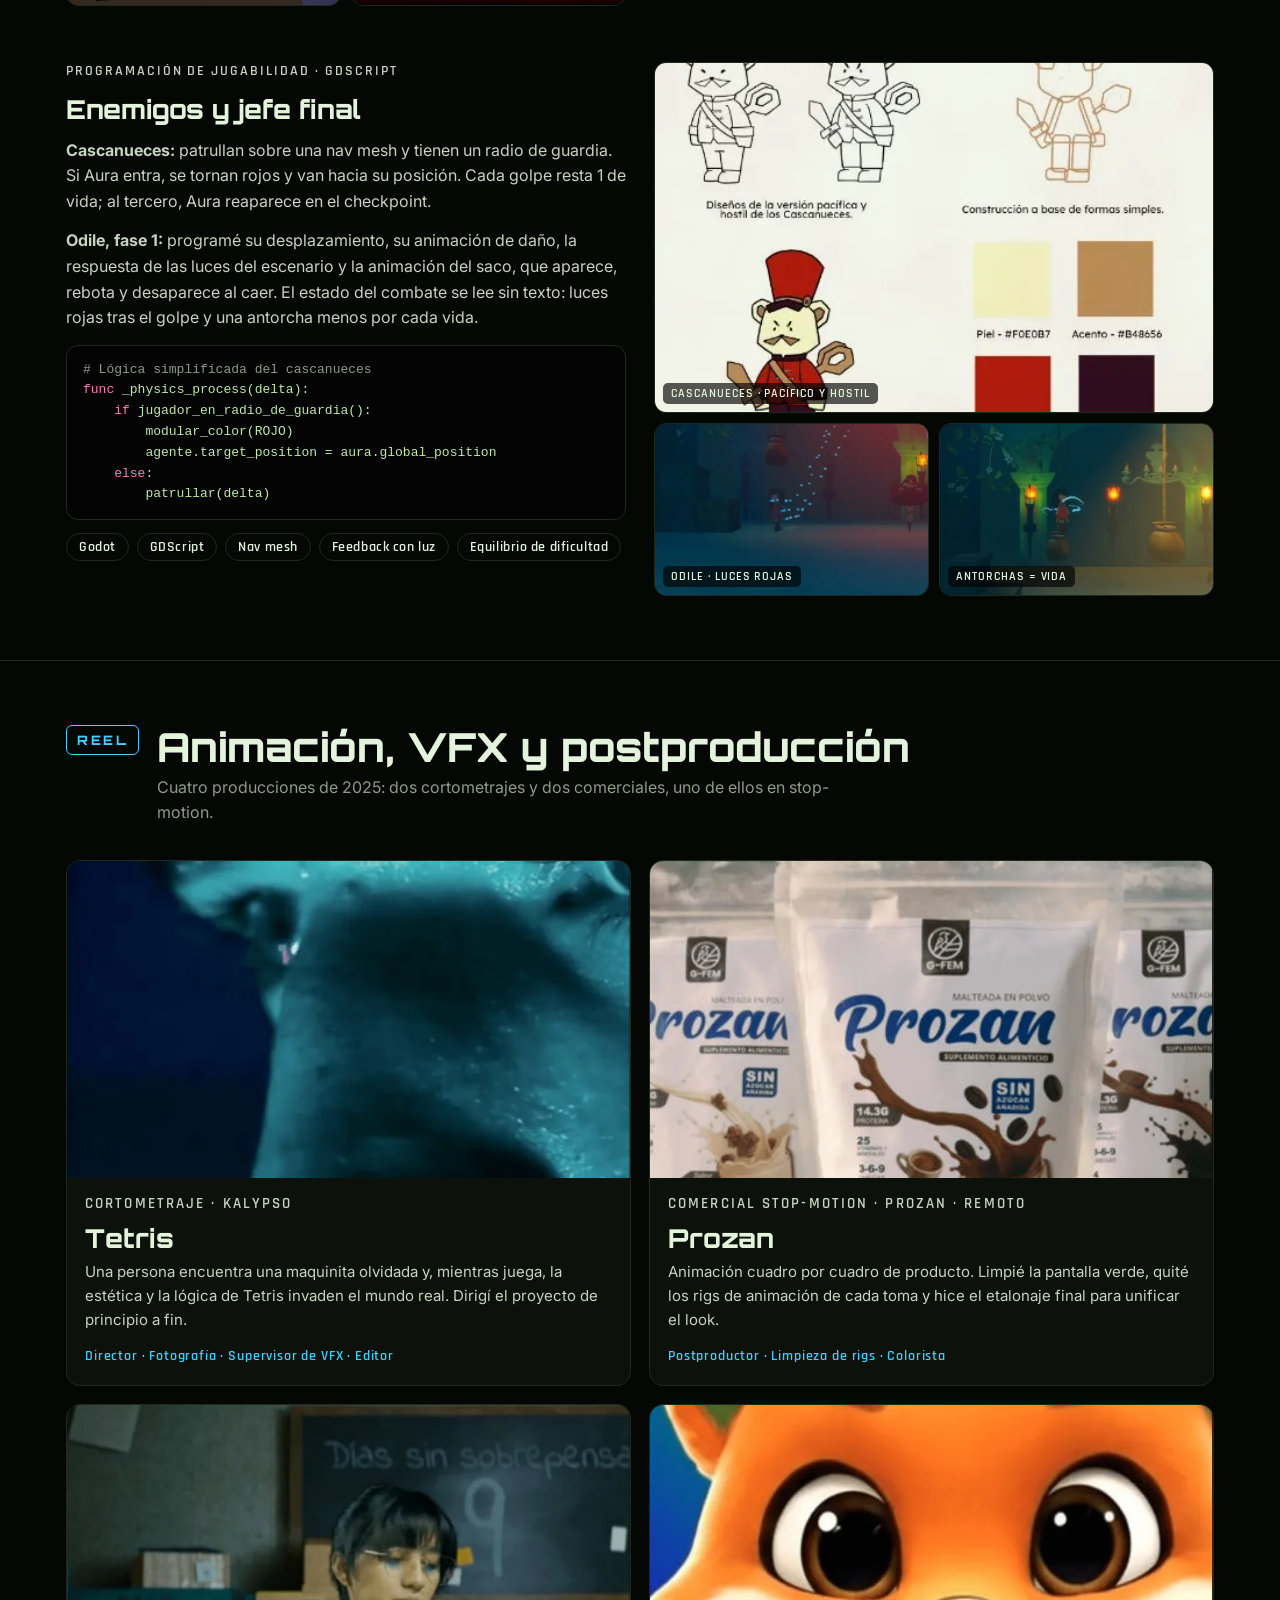
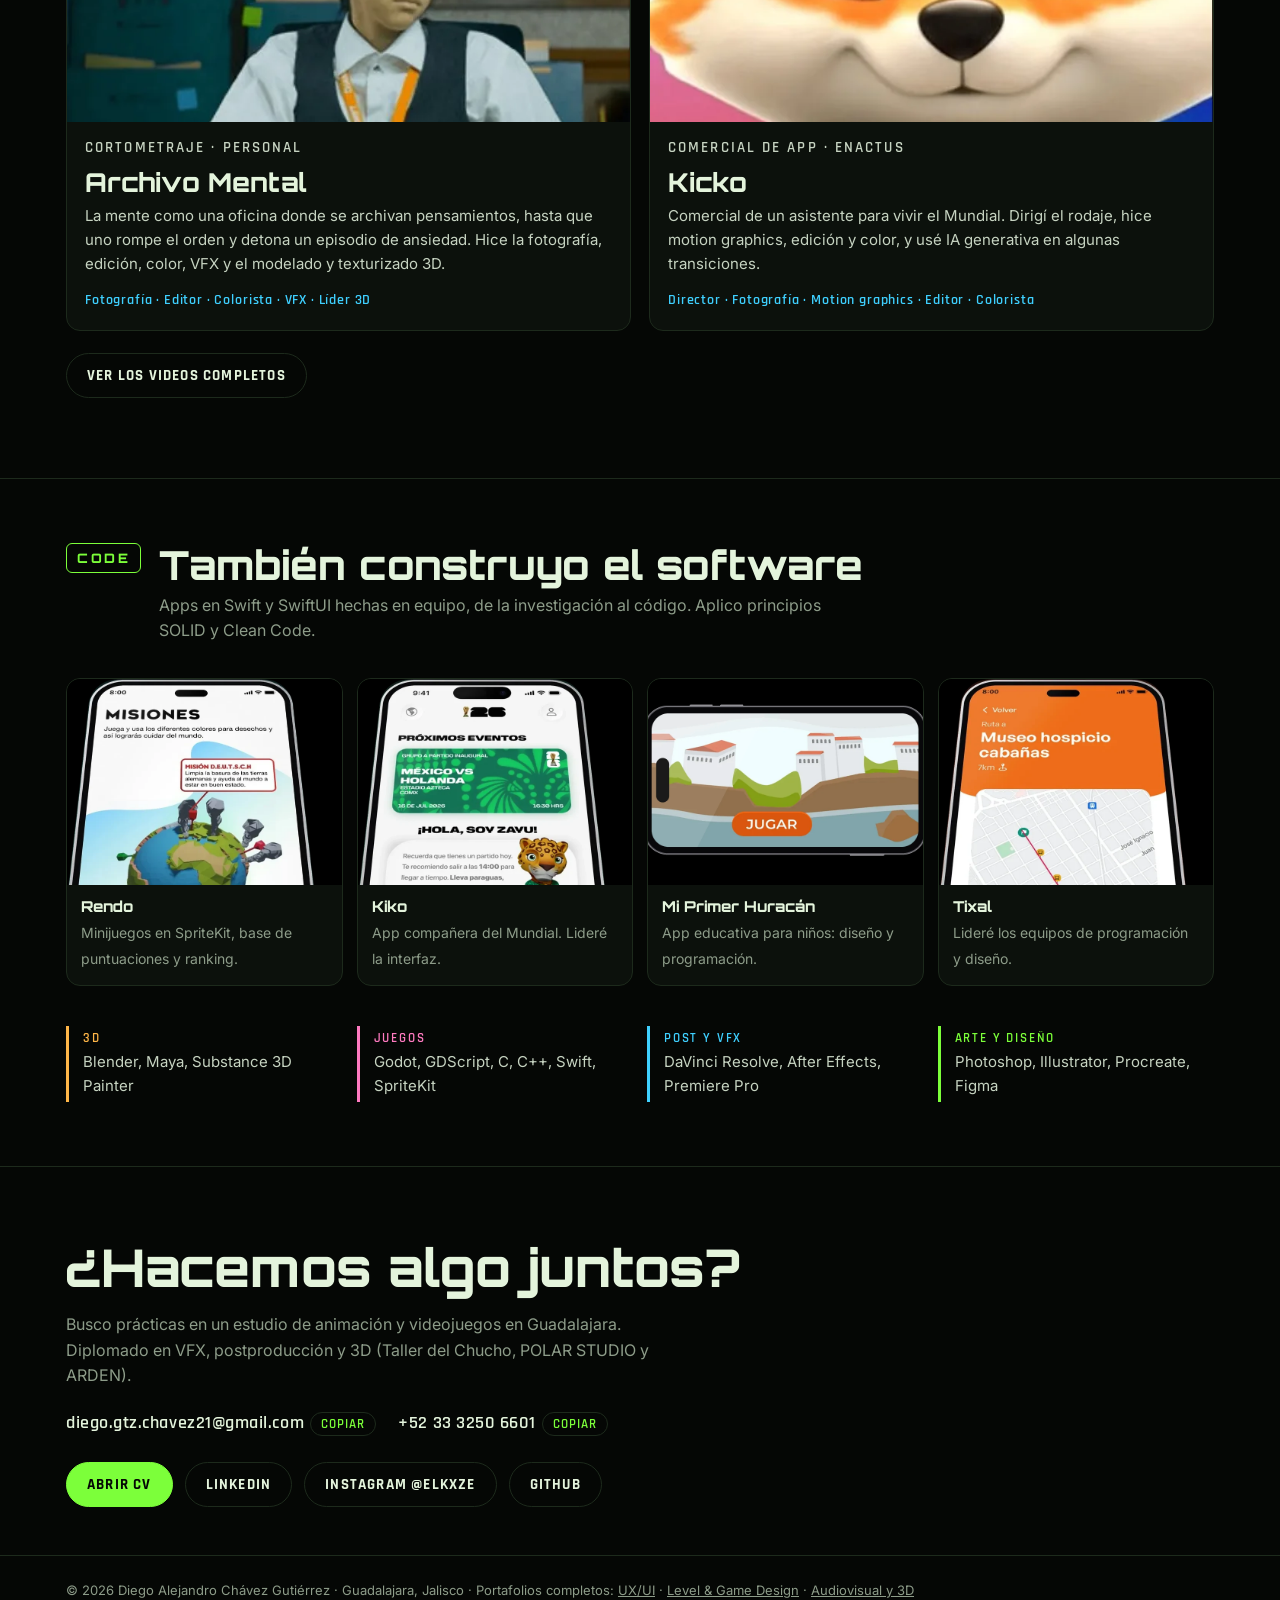
<file: estudio/index.html>
<!doctype html>
<html lang="es">
<head>
<meta charset="utf-8">
<meta name="viewport" content="width=device-width, initial-scale=1, viewport-fit=cover">
<title>Diego Chávez · Reel 3D y Juegos</title>
<meta name="description" content="Portafolio de Diego Chávez: modelado 3D, animación, VFX, postproducción y programación de videojuegos. Guadalajara, México.">
<link rel="preconnect" href="https://fonts.googleapis.com">
<link rel="preconnect" href="https://fonts.gstatic.com" crossorigin>
<link rel="stylesheet" href="https://fonts.googleapis.com/css2?family=Orbitron:wght@600;800;900&family=Rajdhani:wght@500;600;700&family=Inter:wght@400;500;600&display=swap">
<style>
/* Layout: una sola "consola" oscura; cada disciplina es un cartucho con su color (mismo sistema que la portada DC SYSTEM) */
:root{
  --bg:#050705;
  --panel:#0c110c;
  --linea:#1d2a1c;
  --tinta:#e4f4dc;
  --gris:#8d9c89;
  --verde:#7cff3a;   /* sistema / código */
  --ambar:#ffb648;   /* 3D */
  --rosa:#ff7ac0;    /* juegos */
  --cian:#3fd0ff;    /* audiovisual */
  --display:"Orbitron",system-ui,sans-serif;
  --label:"Rajdhani","Arial Narrow",system-ui,sans-serif;
  --body:"Inter",system-ui,-apple-system,"Segoe UI",sans-serif;
  color-scheme:dark;
}
*{box-sizing:border-box}
html{scroll-behavior:smooth}
body{margin:0;background:var(--bg);color:var(--tinta);font:400 16px/1.6 var(--body);-webkit-font-smoothing:antialiased;overflow-x:hidden}
body::before{content:"";position:fixed;inset:0 0 auto;height:env(safe-area-inset-top,0px);z-index:10;background:var(--bg)}
img,video{max-width:100%;display:block}
a{color:inherit}
:focus-visible{outline:2px solid var(--verde);outline-offset:3px}
@media (prefers-reduced-motion:reduce){*{animation:none!important;transition:none!important;scroll-behavior:auto!important}}

.wrap{max-width:1180px;margin:0 auto;padding-left:max(16px,env(safe-area-inset-left,0px));padding-right:max(16px,env(safe-area-inset-right,0px))}

/* Barra */
.barra{position:sticky;top:env(safe-area-inset-top,0px);z-index:9;background:color-mix(in srgb,var(--bg) 88%,transparent);backdrop-filter:blur(8px);border-bottom:1px solid var(--linea)}
.barra .wrap{display:flex;align-items:center;justify-content:space-between;gap:16px;padding-block:12px}
.marca{font:700 13px var(--display);letter-spacing:.18em;text-transform:uppercase;color:var(--verde);display:flex;align-items:center;gap:8px;text-decoration:none}
.marca i{width:8px;height:8px;border-radius:50%;background:var(--verde);box-shadow:0 0 10px var(--verde)}
.barra nav{display:flex;gap:18px;flex-wrap:wrap}
.barra nav a{font:600 15px var(--label);letter-spacing:.06em;text-transform:uppercase;color:var(--gris);text-decoration:none}
.barra nav a:hover{color:var(--tinta)}
@media (max-width:720px){.barra nav{display:none}}

/* Hero */
.hero{padding-block:56px 40px}
.hero-grid{display:grid;grid-template-columns:1.05fr .95fr;gap:40px;align-items:center}
.eyebrow{font:600 15px var(--label);letter-spacing:.16em;text-transform:uppercase;color:var(--gris);margin:0 0 14px}
h1{font:900 clamp(38px,6.4vw,76px)/.98 var(--display);margin:0 0 20px;letter-spacing:-.01em;text-wrap:balance}
h1 span{display:block}
.verbos{font:700 clamp(22px,2.8vw,30px)/1.25 var(--label);margin:0 0 22px;letter-spacing:.02em}
.verbos b:nth-child(1){color:var(--verde)}.verbos b:nth-child(2){color:var(--ambar)}.verbos b:nth-child(3){color:var(--rosa)}.verbos b:nth-child(4){color:var(--cian)}
.hero p.intro{color:var(--gris);max-width:58ch;margin:0 0 26px}
.botones{display:flex;flex-wrap:wrap;gap:12px}
.btn{font:700 15px var(--label);letter-spacing:.08em;text-transform:uppercase;text-decoration:none;padding:12px 20px;border-radius:999px;border:1px solid var(--verde);color:var(--bg);background:var(--verde);display:inline-flex;align-items:center;gap:8px;cursor:pointer}
.btn.ghost{background:transparent;color:var(--tinta);border-color:var(--linea)}
.btn.ghost:hover{border-color:var(--gris)}
.pantalla{position:relative;border-radius:22px;overflow:hidden;border:1px solid var(--linea);background:#000;aspect-ratio:1/1;max-width:100%}
.pantalla video{width:100%;height:100%;object-fit:cover}
.pantalla::after{content:"";position:absolute;inset:0;background:repeating-linear-gradient(0deg,rgba(0,0,0,.18) 0 1px,transparent 1px 3px);pointer-events:none}
.pantalla figcaption{position:absolute;left:14px;bottom:12px;z-index:2;font:600 14px var(--label);letter-spacing:.1em;text-transform:uppercase;color:var(--ambar);background:rgba(0,0,0,.6);padding:4px 10px;border-radius:6px}
@media (max-width:860px){.hero-grid{grid-template-columns:1fr}.pantalla{max-width:520px}}

/* Pipeline: las 4 cosas que pide el estudio */
.pipeline{display:grid;grid-template-columns:repeat(4,1fr);gap:12px;padding-block:8px 64px}
.cart{border:1px solid var(--linea);border-radius:14px;padding:18px;background:var(--panel);text-decoration:none;display:flex;flex-direction:column;gap:6px;border-top:3px solid var(--c);min-width:0}
.cart small{font:600 13px var(--label);letter-spacing:.14em;text-transform:uppercase;color:var(--c)}
.cart strong{font:800 17px/1.2 var(--display)}
.cart span{color:var(--gris);font-size:14px}
@media (max-width:860px){.pipeline{grid-template-columns:1fr 1fr}}
@media (max-width:460px){.pipeline{grid-template-columns:1fr}}

/* Secciones */
.sec{padding-block:64px;border-top:1px solid var(--linea)}
.sec-head{display:grid;grid-template-columns:auto 1fr;gap:6px 18px;align-items:end;margin-bottom:34px}
.slot{font:800 13px var(--display);letter-spacing:.2em;color:var(--c);border:1px solid var(--c);border-radius:6px;padding:6px 10px;grid-row:span 2;align-self:start}
h2{font:800 clamp(26px,3.6vw,40px)/1.1 var(--display);margin:0;text-wrap:balance}
.sec-head p{margin:0;color:var(--gris);max-width:68ch}
@media (max-width:560px){.sec-head{grid-template-columns:1fr}.slot{grid-row:auto;justify-self:start}}

.obra{display:grid;grid-template-columns:1fr 1fr;gap:28px;align-items:start;margin-bottom:56px}
.obra:last-child{margin-bottom:0}
.obra.inv .media{order:2}
.obra .txt{min-width:0}
.tipo{font:600 14px var(--label);letter-spacing:.14em;text-transform:uppercase;color:var(--c);margin:0 0 6px}
h3{font:800 clamp(20px,2.4vw,26px)/1.2 var(--display);margin:0 0 12px}
.txt p{margin:0 0 14px;color:#c6d3c1;max-width:62ch}
.chips{display:flex;flex-wrap:wrap;gap:8px;margin-top:8px;padding:0;list-style:none}
.chips li{font:600 14px var(--label);letter-spacing:.04em;padding:4px 12px;border-radius:999px;border:1px solid var(--linea);color:var(--tinta)}
.media{display:grid;gap:10px;min-width:0}
.media.dos{grid-template-columns:1fr 1fr}
.media.tres{grid-template-columns:repeat(3,1fr)}
.media figure{margin:0;border-radius:12px;overflow:hidden;background:#000;border:1px solid var(--linea);position:relative}
.media figure.ancha{grid-column:1/-1}
.media img,.media video{width:100%;height:100%;object-fit:cover;aspect-ratio:var(--ar,16/10)}
.media figcaption{position:absolute;left:8px;bottom:8px;font:600 12px var(--label);letter-spacing:.08em;text-transform:uppercase;background:rgba(0,0,0,.65);padding:3px 8px;border-radius:5px;color:var(--tinta)}
@media (max-width:860px){.obra{grid-template-columns:1fr}.obra.inv .media{order:0}}

/* Rol en programación */
.codigo{margin-top:6px;background:#020302;border:1px solid var(--linea);border-radius:12px;padding:14px 16px;overflow-x:auto;font:500 13px/1.6 ui-monospace,"SF Mono",Menlo,Consolas,monospace;color:#bfe9a8}
.codigo .k{color:var(--rosa)}.codigo .c{color:var(--gris)}

/* Iteraciones */
.iter{display:grid;grid-template-columns:repeat(4,1fr);gap:10px;margin:22px 0 0}
.iter div{border:1px solid var(--linea);border-radius:12px;padding:12px;background:var(--panel)}
.iter b{font:800 26px var(--display);color:var(--rosa);font-variant-numeric:tabular-nums;display:block}
.iter span{font:600 14px/1.2 var(--label);color:var(--gris)}
@media (max-width:560px){.iter{grid-template-columns:1fr 1fr}}

/* Films */
.films{display:grid;grid-template-columns:repeat(2,1fr);gap:18px}
.film{border:1px solid var(--linea);border-radius:14px;overflow:hidden;background:var(--panel);display:flex;flex-direction:column;min-width:0}
.film img{aspect-ratio:16/9;object-fit:cover;width:100%}
.film div{padding:16px 18px 18px}
.film h3{margin-bottom:6px}
.film p{margin:0 0 10px;color:#c6d3c1;font-size:15px}
.rol{font:600 14px var(--label);letter-spacing:.06em;color:var(--cian)}
@media (max-width:700px){.films{grid-template-columns:1fr}}

/* Apps */
.apps{display:grid;grid-template-columns:repeat(4,1fr);gap:14px}
.app{border:1px solid var(--linea);border-radius:14px;overflow:hidden;background:var(--panel);min-width:0}
.app img{aspect-ratio:4/3;object-fit:cover;width:100%;background:#000}
.app div{padding:12px 14px 14px}
.app strong{font:800 15px var(--display);display:block;margin-bottom:4px}
.app span{font-size:14px;color:var(--gris)}
@media (max-width:860px){.apps{grid-template-columns:1fr 1fr}}

/* Herramientas */
.herr{display:grid;grid-template-columns:repeat(4,1fr);gap:14px;margin-top:40px}
.herr div{border-left:3px solid var(--c);padding:4px 0 4px 14px;min-width:0}
.herr small{font:600 13px var(--label);letter-spacing:.14em;text-transform:uppercase;color:var(--c);display:block;margin-bottom:4px}
.herr p{margin:0;font-size:15px;color:#c6d3c1}
@media (max-width:860px){.herr{grid-template-columns:1fr 1fr}}
@media (max-width:460px){.herr{grid-template-columns:1fr}}

/* Contacto */
.contacto{padding-block:72px 48px;border-top:1px solid var(--linea)}
.contacto h2{font-size:clamp(28px,4.4vw,52px);margin-bottom:16px}
.contacto p{color:var(--gris);max-width:60ch;margin:0 0 22px}
.datos{display:flex;flex-wrap:wrap;gap:10px 22px;margin:0 0 26px;font:600 18px var(--label);letter-spacing:.03em}
.datos span{user-select:all}
.copiar{font:600 13px var(--label);letter-spacing:.08em;text-transform:uppercase;background:transparent;color:var(--verde);border:1px solid var(--linea);border-radius:999px;padding:3px 10px;cursor:pointer;margin-left:6px}
footer{padding-block:24px 40px;color:var(--gris);font-size:13px;border-top:1px solid var(--linea)}
</style>
</head>
<body>

<header class="barra">
  <div class="wrap">
    <a class="marca" href="#inicio"><i></i>DC SYSTEM · Reel</a>
    <nav aria-label="Secciones">
      <a href="#modelado">3D</a><a href="#juegos">Juegos</a><a href="#post">Animación y post</a><a href="#codigo">Código</a><a href="#contacto">Contacto</a>
    </nav>
  </div>
</header>

<main id="inicio">
  <section class="hero">
    <div class="wrap hero-grid">
      <div>
        <p class="eyebrow">Portafolio 2026 · Guadalajara, Jalisco</p>
        <h1><span>Diego</span><span>Chávez</span></h1>
        <p class="verbos"><b>Programo</b>, <b>modelo</b>, <b>animo</b> y hago <b>post</b>.</p>
        <p class="intro">Estudio Diseño, Arte y Tecnologías Interactivas en la Universidad de Guadalajara (8.º semestre). Me muevo entre el arte y el código: modelo personajes y escenarios en Blender, diseño y programo niveles en Godot, y cierro proyectos audiovisuales con edición, color y VFX.</p>
        <div class="botones">
          <a class="btn" href="#modelado">Ver trabajo</a>
          <a class="btn ghost" href="../CV-Diego-Chavez-3D-Juegos.pdf" target="_blank" rel="noopener">Abrir CV</a>
        </div>
      </div>
      <figure class="pantalla" style="margin:0">
        <video src="../audiovisual/media/mechalince.mp4" poster="../audiovisual/media/mechalince-poster.webp" autoplay muted loop playsinline preload="metadata" aria-label="MechaLince, turntable del personaje"></video>
        <figcaption>MechaLince · turntable</figcaption>
      </figure>
    </div>
  </section>

  <div class="wrap pipeline">
    <a class="cart" href="#modelado" style="--c:var(--ambar)"><small>Modelado</small><strong>Personajes y escenarios 3D</strong><span>Blender, Maya, Substance 3D Painter</span></a>
    <a class="cart" href="#juegos" style="--c:var(--rosa)"><small>Programación</small><strong>Videojuegos en Godot</strong><span>GDScript: jugador, enemigos y jefe de Aura</span></a>
    <a class="cart" href="#post" style="--c:var(--cian)"><small>Animación y VFX</small><strong>Cortos y comerciales</strong><span>Stop-motion, motion graphics, VFX</span></a>
    <a class="cart" href="#post" style="--c:var(--verde)"><small>Postproducción</small><strong>Edición y color</strong><span>DaVinci Resolve, After Effects, Premiere</span></a>
  </div>

  <!-- 3D -->
  <section class="sec" id="modelado" style="--c:var(--ambar)">
    <div class="wrap">
      <div class="sec-head">
        <span class="slot">3D</span>
        <h2>Personajes y escenarios</h2>
        <p>Modelado, topología lista para animar, texturizado, iluminación y render.</p>
      </div>

      <article class="obra">
        <div class="media dos">
          <figure style="--ar:1/1"><video src="../audiovisual/media/mechalince.mp4" poster="../audiovisual/media/mechalince-poster.webp" autoplay muted loop playsinline preload="metadata" aria-label="MechaLince render"></video><figcaption>Render</figcaption></figure>
          <figure style="--ar:1/1"><video src="../audiovisual/media/mechalince-wireframe.mp4" poster="../audiovisual/media/mechalince-wireframe-poster.webp" autoplay muted loop playsinline preload="metadata" aria-label="MechaLince wireframe"></video><figcaption>Wireframe</figcaption></figure>
        </div>
        <div class="txt">
          <p class="tipo">Personaje 3D</p>
          <h3>MechaLince</h3>
          <p>Un lince robótico modelado con topología limpia, pensada para rigging y animación. Lo presento en turntable con su shading final y en pase de wireframe para que se lea el flujo de aristas.</p>
          <ul class="chips"><li>Diseño de personaje</li><li>Modelado</li><li>Topología</li><li>Shading</li></ul>
        </div>
      </article>

      <article class="obra inv">
        <div class="media tres">
          <figure style="--ar:3/4"><img src="../audiovisual/media/boar-side.webp" alt="Jabalí mecánico de lado" loading="lazy"><figcaption>Lado</figcaption></figure>
          <figure style="--ar:3/4"><img src="../audiovisual/media/boar-front.webp" alt="Jabalí mecánico en tres cuartos" loading="lazy"><figcaption>3/4</figcaption></figure>
          <figure style="--ar:3/4"><img src="../audiovisual/media/boar-back.webp" alt="Jabalí mecánico de espaldas" loading="lazy"><figcaption>Espalda</figcaption></figure>
        </div>
        <div class="txt">
          <p class="tipo">Personaje 3D · hard surface</p>
          <h3>Jabalí mecha</h3>
          <p>Un jabalí mecánico estilizado hecho de piezas hard surface: cuerpo blindado, patas articuladas y detalle en las uniones, con un flujo de aristas legible.</p>
          <ul class="chips"><li>Modelado hard surface</li><li>Topología</li></ul>
        </div>
      </article>

      <article class="obra">
        <div class="media dos">
          <figure class="ancha"><img src="../audiovisual/media/corner-textured.webp" alt="Esquina nocturna con neón y pavimento mojado" loading="lazy"><figcaption>Render final</figcaption></figure>
          <figure><img src="../audiovisual/media/corner-clay.webp" alt="Render en clay de la esquina" loading="lazy"><figcaption>Clay</figcaption></figure>
          <figure><img src="../audiovisual/media/tunnel-wireframe.webp" alt="Wireframe del túnel" loading="lazy"><figcaption>Túnel · wireframe</figcaption></figure>
        </div>
        <div class="txt">
          <p class="tipo">Escenarios 3D · animación corta</p>
          <h3>Block Drugs y Túnel nocturno</h3>
          <p>Una esquina de ciudad de noche construida desde cero: fachada, anuncios de neón, señales y semáforos peatonales, con niebla y pavimento mojado para vender la atmósfera.</p>
          <p>El túnel es un paso a desnivel hecho para un video animado corto con su propia sonorización: niebla volumétrica, luces prácticas y poca profundidad de campo.</p>
          <ul class="chips"><li>Modelado</li><li>Texturizado</li><li>Iluminación</li><li>Cámara</li><li>Composición</li><li>Sonorización</li></ul>
        </div>
      </article>
    </div>
  </section>

  <!-- Juegos -->
  <section class="sec" id="juegos" style="--c:var(--rosa)">
    <div class="wrap">
      <div class="sec-head">
        <span class="slot">GAME</span>
        <h2>Aura: diseño y programación</h2>
        <p>Plataformas 2D en Godot con escenarios en 3D. Diseñé tres niveles y la primera fase del jefe final, y programé toda la lógica del jugador y del juego, excepto menús y créditos.</p>
      </div>

      <article class="obra">
        <div class="media dos">
          <figure class="ancha"><img src="../ux/assets/aura-hero.webp" alt="Aura, imagen principal del juego" loading="lazy"></figure>
          <figure><img src="../games/assets/n1-sketch.webp" alt="Boceto del nivel 1" loading="lazy"><figcaption>Boceto</figcaption></figure>
          <figure><img src="../games/assets/n1-blocking-color.webp" alt="Blocking del nivel 1 en Blender" loading="lazy"><figcaption>Blocking en Blender</figcaption></figure>
          <figure><img src="../games/assets/n1-godot.webp" alt="Nivel 1 en Godot" loading="lazy"><figcaption>Prueba en Godot</figcaption></figure>
          <figure><img src="../games/assets/n1-lit.webp" alt="Nivel 1 iluminado en juego" loading="lazy"><figcaption>En juego</figcaption></figure>
        </div>
        <div class="txt">
          <p class="tipo">Pipeline de nivel</p>
          <h3>Del boceto al nivel jugable</h3>
          <p>Cada nivel sigue el mismo camino: lo dibujo a mano, lo construyo en volumen en Blender y lo implemento y pruebo en Godot hasta que jugarlo se siente bien y no frustra.</p>
          <p>Los controles se enseñan dentro del escenario, con dibujos colgados en el cuarto de Aura, y cada mecánica se aprende, se refuerza y luego se pone a prueba.</p>
          <div class="iter" aria-label="Iteraciones por nivel">
            <div><b>3</b><span>Cuarto de Aura</span></div>
            <div><b>~5</b><span>Castillo y Villa</span></div>
            <div><b>2–3</b><span>Torre de Julieta</span></div>
            <div><b>~6</b><span>Jefe Odile</span></div>
          </div>
        </div>
      </article>

      <article class="obra inv">
        <div class="media dos">
          <figure class="ancha"><img src="../games/assets/n2-sheet.webp" alt="Hoja de personaje del cascanueces, versión pacífica y hostil" loading="lazy"><figcaption>Cascanueces · pacífico y hostil</figcaption></figure>
          <figure><img src="../games/assets/odile-rojo.webp" alt="Escenario del jefe con luces rojas" loading="lazy"><figcaption>Odile · luces rojas</figcaption></figure>
          <figure><img src="../games/assets/odile-antorchas.webp" alt="Antorchas que marcan la vida de Odile" loading="lazy"><figcaption>Antorchas = vida</figcaption></figure>
        </div>
        <div class="txt">
          <p class="tipo">Programación de jugabilidad · GDScript</p>
          <h3>Enemigos y jefe final</h3>
          <p><strong>Cascanueces:</strong> patrullan sobre una nav mesh y tienen un radio de guardia. Si Aura entra, se tornan rojos y van hacia su posición. Cada golpe resta 1 de vida; al tercero, Aura reaparece en el checkpoint.</p>
          <p><strong>Odile, fase 1:</strong> programé su desplazamiento, su animación de daño, la respuesta de las luces del escenario y la animación del saco, que aparece, rebota y desaparece al caer. El estado del combate se lee sin texto: luces rojas tras el golpe y una antorcha menos por cada vida.</p>
<pre class="codigo"><span class="c"># Lógica simplificada del cascanueces</span>
<span class="k">func</span> _physics_process(delta):
    <span class="k">if</span> jugador_en_radio_de_guardia():
        modular_color(ROJO)
        agente.target_position = aura.global_position
    <span class="k">else</span>:
        patrullar(delta)</pre>
          <ul class="chips"><li>Godot</li><li>GDScript</li><li>Nav mesh</li><li>Feedback con luz</li><li>Equilibrio de dificultad</li></ul>
        </div>
      </article>
    </div>
  </section>

  <!-- Audiovisual -->
  <section class="sec" id="post" style="--c:var(--cian)">
    <div class="wrap">
      <div class="sec-head">
        <span class="slot">REEL</span>
        <h2>Animación, VFX y postproducción</h2>
        <p>Cuatro producciones de 2025: dos cortometrajes y dos comerciales, uno de ellos en stop-motion.</p>
      </div>
      <div class="films">
        <article class="film">
          <img src="../audiovisual/media/tetris-cover.webp" alt="Fotograma del corto Tetris" loading="lazy">
          <div>
            <p class="tipo">Cortometraje · Kalypso</p>
            <h3>Tetris</h3>
            <p>Una persona encuentra una maquinita olvidada y, mientras juega, la estética y la lógica de Tetris invaden el mundo real. Dirigí el proyecto de principio a fin.</p>
            <span class="rol">Director · Fotografía · Supervisor de VFX · Editor</span>
          </div>
        </article>
        <article class="film">
          <img src="../audiovisual/media/prozan-cover.webp" alt="Fotograma del comercial de Prozan" loading="lazy">
          <div>
            <p class="tipo">Comercial stop-motion · Prozan · remoto</p>
            <h3>Prozan</h3>
            <p>Animación cuadro por cuadro de producto. Limpié la pantalla verde, quité los rigs de animación de cada toma y hice el etalonaje final para unificar el look.</p>
            <span class="rol">Postproductor · Limpieza de rigs · Colorista</span>
          </div>
        </article>
        <article class="film">
          <img src="../audiovisual/media/archivo-cover.webp" alt="Fotograma del corto Archivo Mental" loading="lazy">
          <div>
            <p class="tipo">Cortometraje · personal</p>
            <h3>Archivo Mental</h3>
            <p>La mente como una oficina donde se archivan pensamientos, hasta que uno rompe el orden y detona un episodio de ansiedad. Hice la fotografía, edición, color, VFX y el modelado y texturizado 3D.</p>
            <span class="rol">Fotografía · Editor · Colorista · VFX · Líder 3D</span>
          </div>
        </article>
        <article class="film">
          <img src="../audiovisual/media/kicko-cover.webp" alt="Fotograma del comercial de Kicko" loading="lazy">
          <div>
            <p class="tipo">Comercial de app · ENACTUS</p>
            <h3>Kicko</h3>
            <p>Comercial de un asistente para vivir el Mundial. Dirigí el rodaje, hice motion graphics, edición y color, y usé IA generativa en algunas transiciones.</p>
            <span class="rol">Director · Fotografía · Motion graphics · Editor · Colorista</span>
          </div>
        </article>
      </div>
      <p style="margin-top:22px"><a class="btn ghost" href="https://kxze.github.io/portfolio/audiovisual/" target="_blank" rel="noopener">Ver los videos completos</a></p>
    </div>
  </section>

  <!-- Código -->
  <section class="sec" id="codigo" style="--c:var(--verde)">
    <div class="wrap">
      <div class="sec-head">
        <span class="slot">CODE</span>
        <h2>También construyo el software</h2>
        <p>Apps en Swift y SwiftUI hechas en equipo, de la investigación al código. Aplico principios SOLID y Clean Code.</p>
      </div>
      <div class="apps">
        <div class="app"><img src="../ux/assets/rendo-peek.webp" alt="Rendo" loading="lazy"><div><strong>Rendo</strong><span>Minijuegos en SpriteKit, base de puntuaciones y ranking.</span></div></div>
        <div class="app"><img src="../ux/assets/kiko-peek.webp" alt="Kiko" loading="lazy"><div><strong>Kiko</strong><span>App compañera del Mundial. Lideré la interfaz.</span></div></div>
        <div class="app"><img src="../ux/assets/huracan-peek.webp" alt="Mi Primer Huracán" loading="lazy"><div><strong>Mi Primer Huracán</strong><span>App educativa para niños: diseño y programación.</span></div></div>
        <div class="app"><img src="../ux/assets/tixal-peek.webp" alt="Tixal" loading="lazy"><div><strong>Tixal</strong><span>Lideré los equipos de programación y diseño.</span></div></div>
      </div>

      <div class="herr">
        <div style="--c:var(--ambar)"><small>3D</small><p>Blender, Maya, Substance 3D Painter</p></div>
        <div style="--c:var(--rosa)"><small>Juegos</small><p>Godot, GDScript, C, C++, Swift, SpriteKit</p></div>
        <div style="--c:var(--cian)"><small>Post y VFX</small><p>DaVinci Resolve, After Effects, Premiere Pro</p></div>
        <div style="--c:var(--verde)"><small>Arte y diseño</small><p>Photoshop, Illustrator, Procreate, Figma</p></div>
      </div>
    </div>
  </section>

  <section class="contacto" id="contacto">
    <div class="wrap">
      <h2>¿Hacemos algo juntos?</h2>
      <p>Busco prácticas en un estudio de animación y videojuegos en Guadalajara. Diplomado en VFX, postproducción y 3D (Taller del Chucho, POLAR STUDIO y ARDEN).</p>
      <div class="datos">
        <div><span id="mail">diego.gtz.chavez21@gmail.com</span><button class="copiar" type="button" data-copiar="mail">Copiar</button></div>
        <div><span id="tel">+52 33 3250 6601</span><button class="copiar" type="button" data-copiar="tel">Copiar</button></div>
      </div>
      <div class="botones">
        <a class="btn" href="../CV-Diego-Chavez-3D-Juegos.pdf" target="_blank" rel="noopener">Abrir CV</a>
        <a class="btn ghost" href="https://www.linkedin.com/in/diego-cha" target="_blank" rel="noopener">LinkedIn</a>
        <a class="btn ghost" href="https://www.instagram.com/elkxze" target="_blank" rel="noopener">Instagram @elkxze</a>
        <a class="btn ghost" href="https://github.com/Kxze" target="_blank" rel="noopener">GitHub</a>
      </div>
    </div>
  </section>
</main>

<footer><div class="wrap">© 2026 Diego Alejandro Chávez Gutiérrez · Guadalajara, Jalisco · Portafolios completos: <a href="https://kxze.github.io/portfolio/ux/">UX/UI</a> · <a href="https://kxze.github.io/portfolio/games/">Level &amp; Game Design</a> · <a href="https://kxze.github.io/portfolio/audiovisual/">Audiovisual y 3D</a></div></footer>

<script>
document.querySelectorAll('.copiar').forEach(function(b){
  b.addEventListener('click',function(){
    var el=document.getElementById(b.dataset.copiar);var t=el.textContent;
    var ok=function(){b.textContent='Copiado';setTimeout(function(){b.textContent='Copiar'},1600)};
    var sel=function(){var r=document.createRange();r.selectNodeContents(el);var s=getSelection();s.removeAllRanges();s.addRange(r)};
    try{navigator.clipboard.writeText(t).then(ok,sel)}catch(e){sel()}
  });
});
</script>
</body>
</html>
</file>
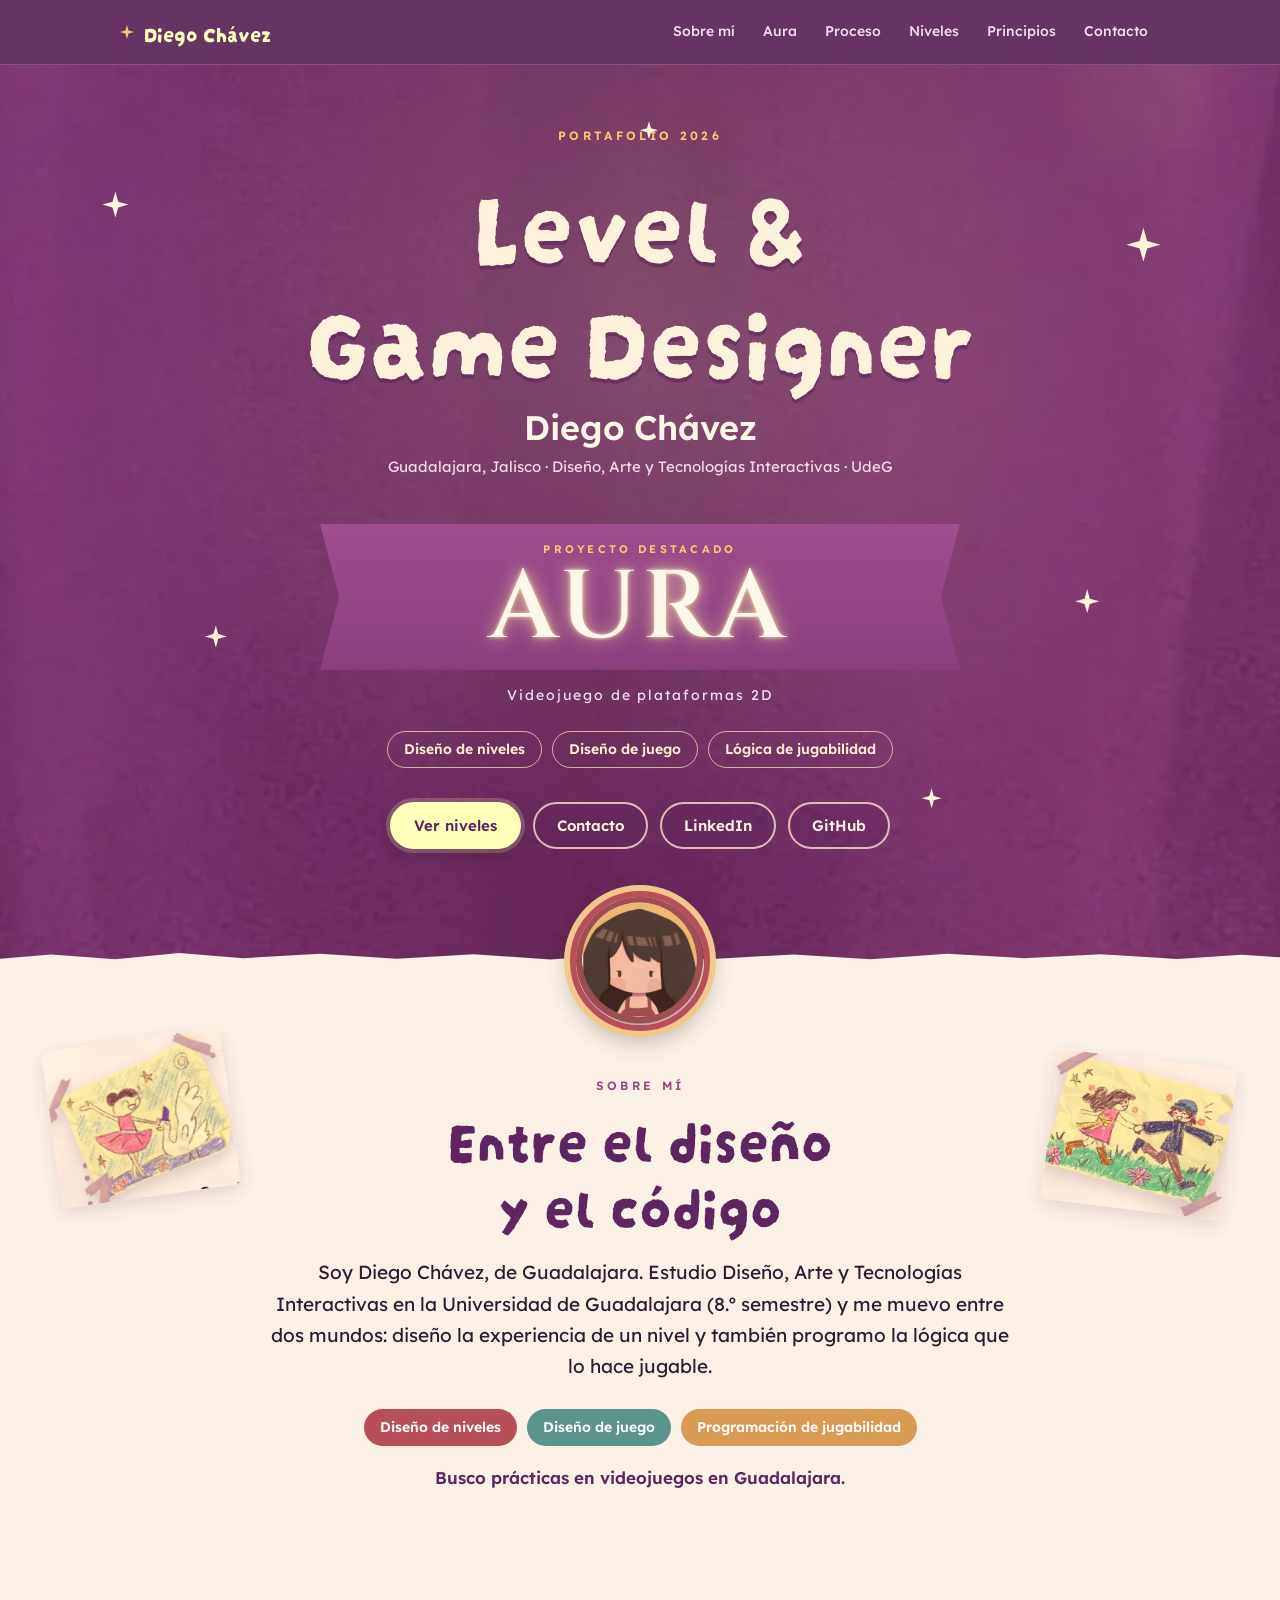
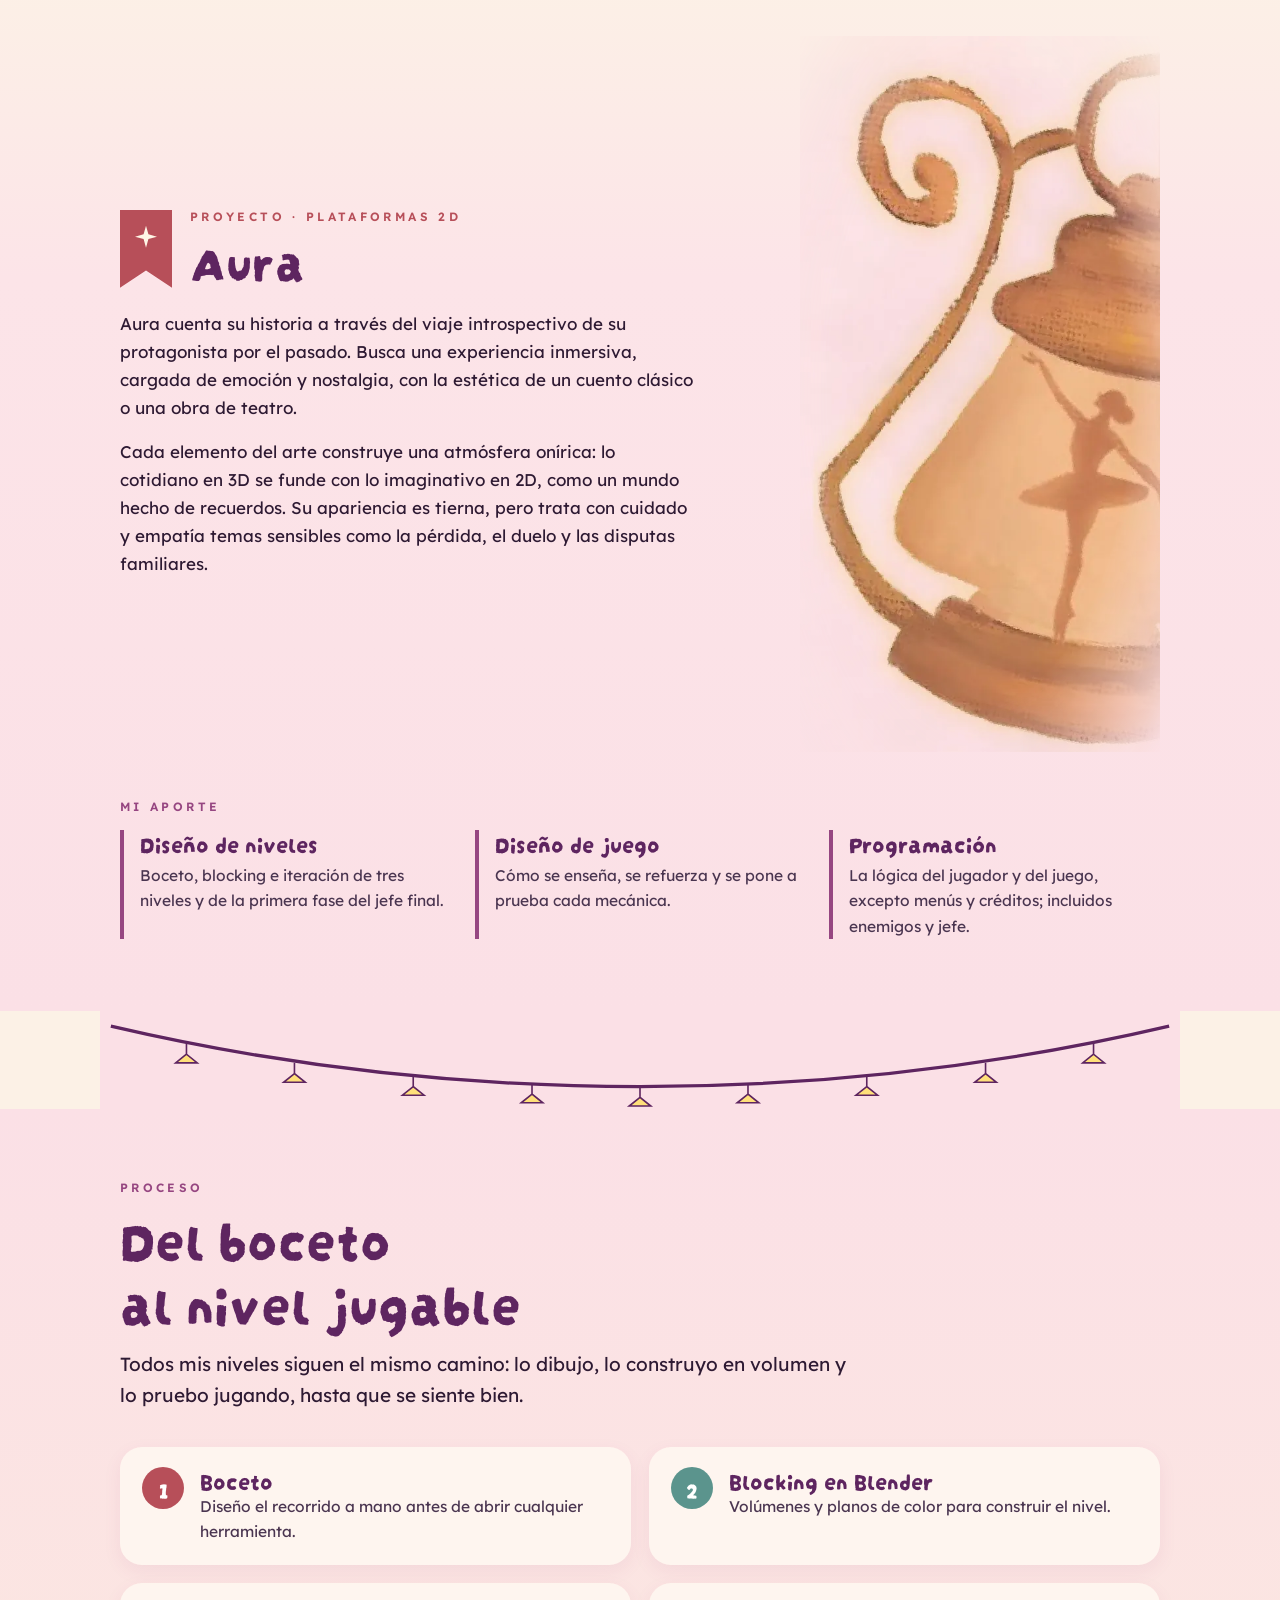
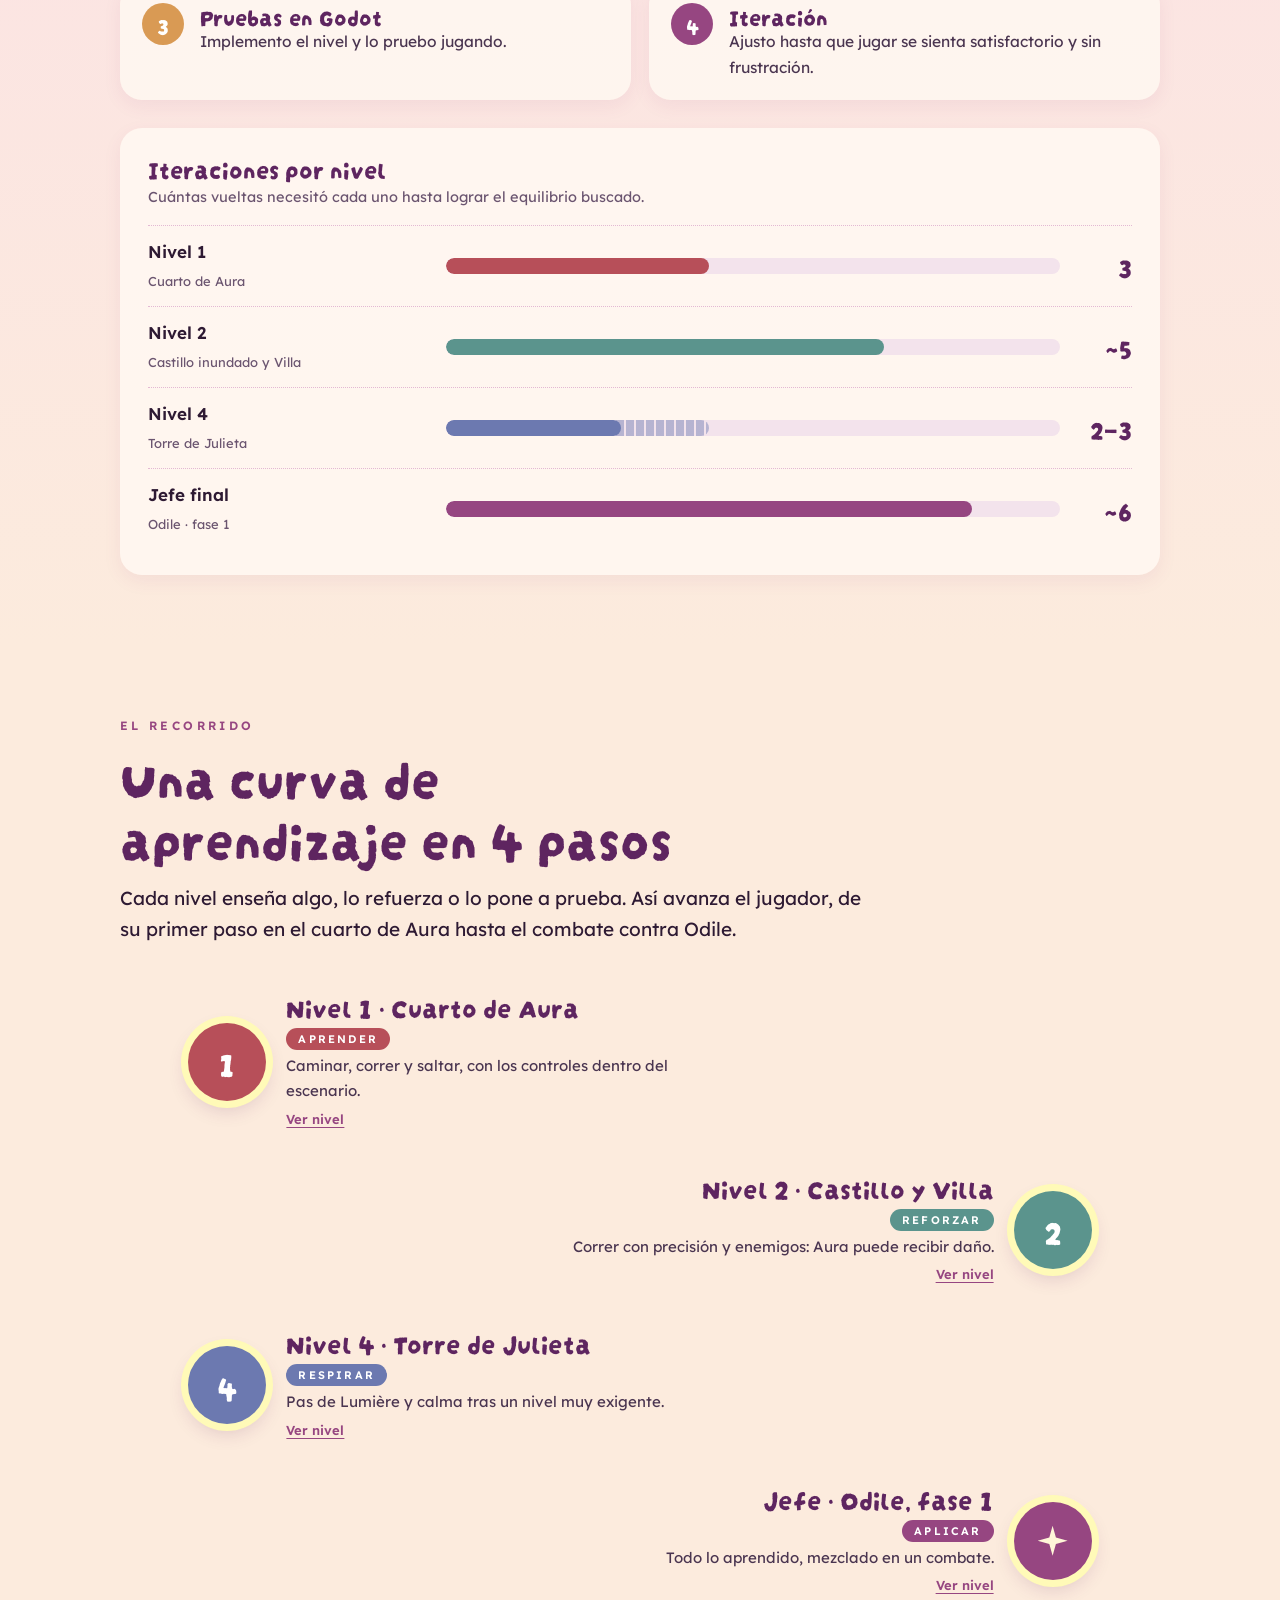
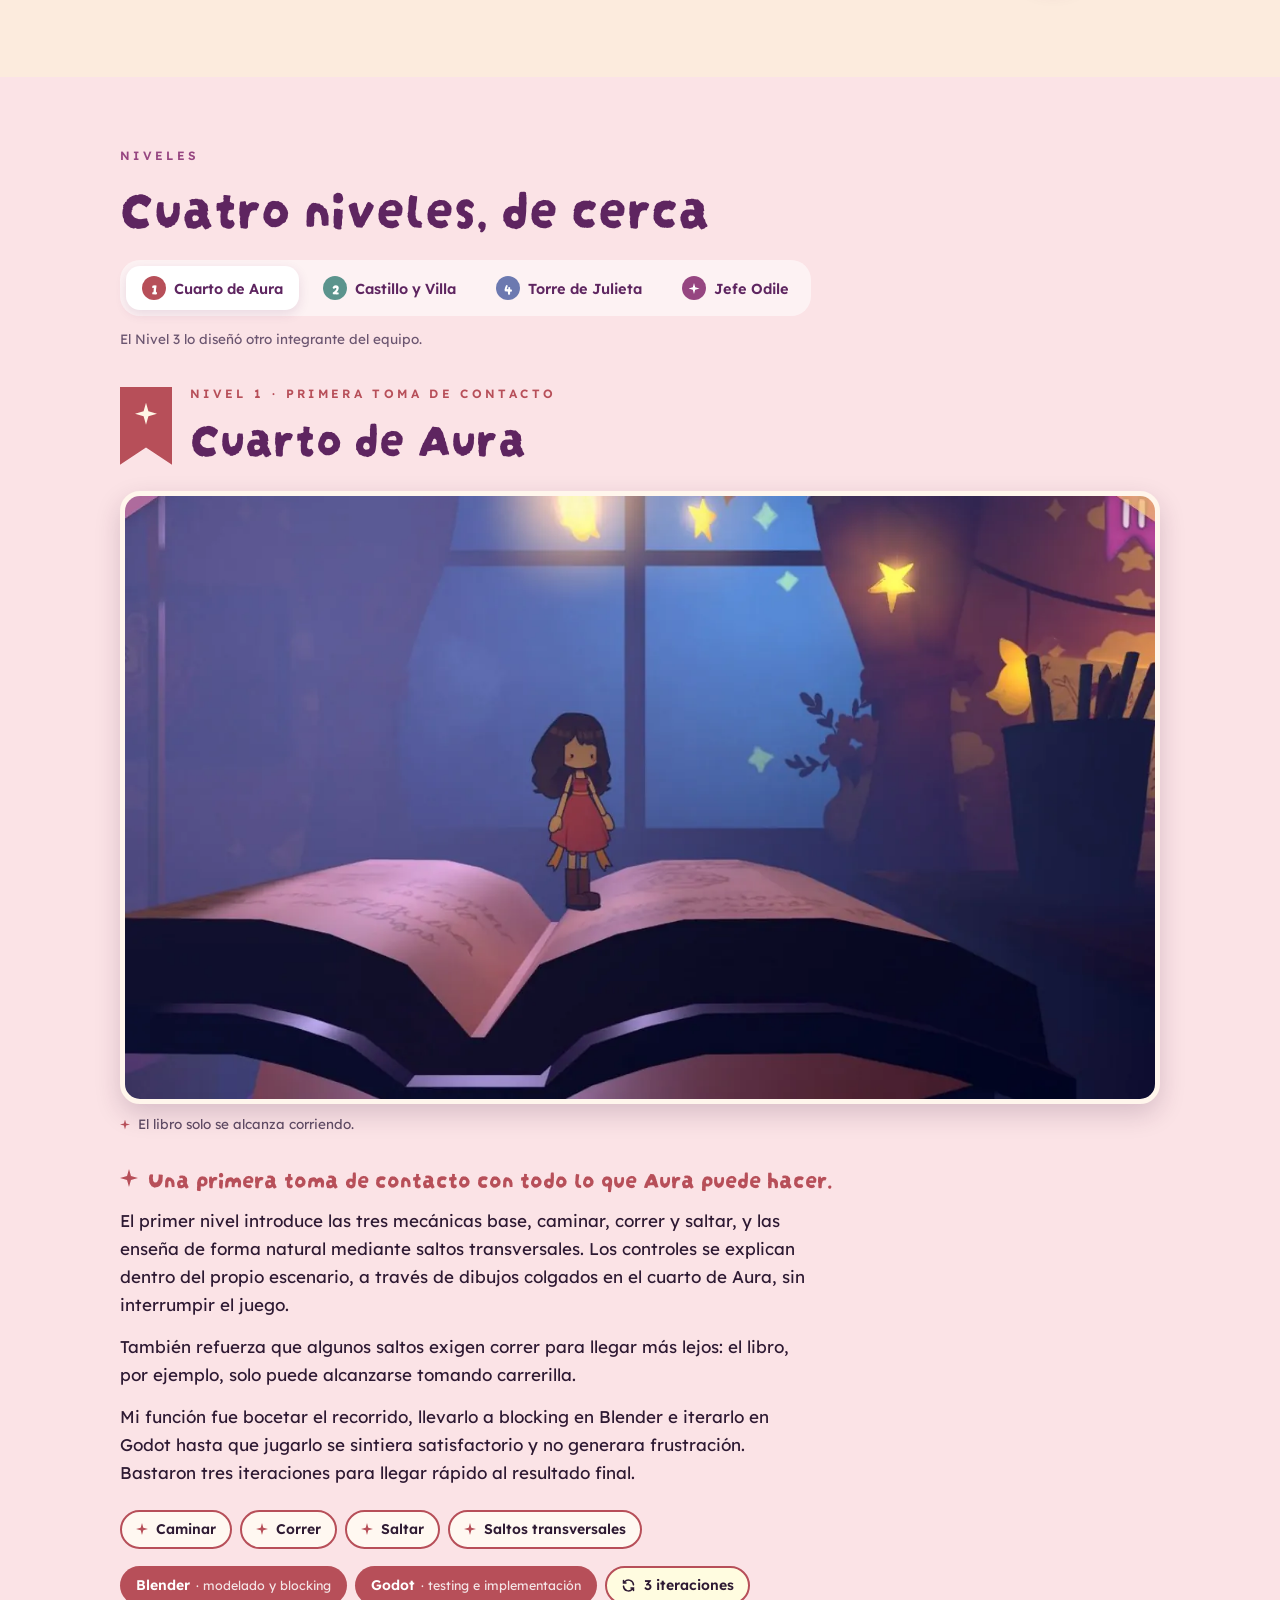
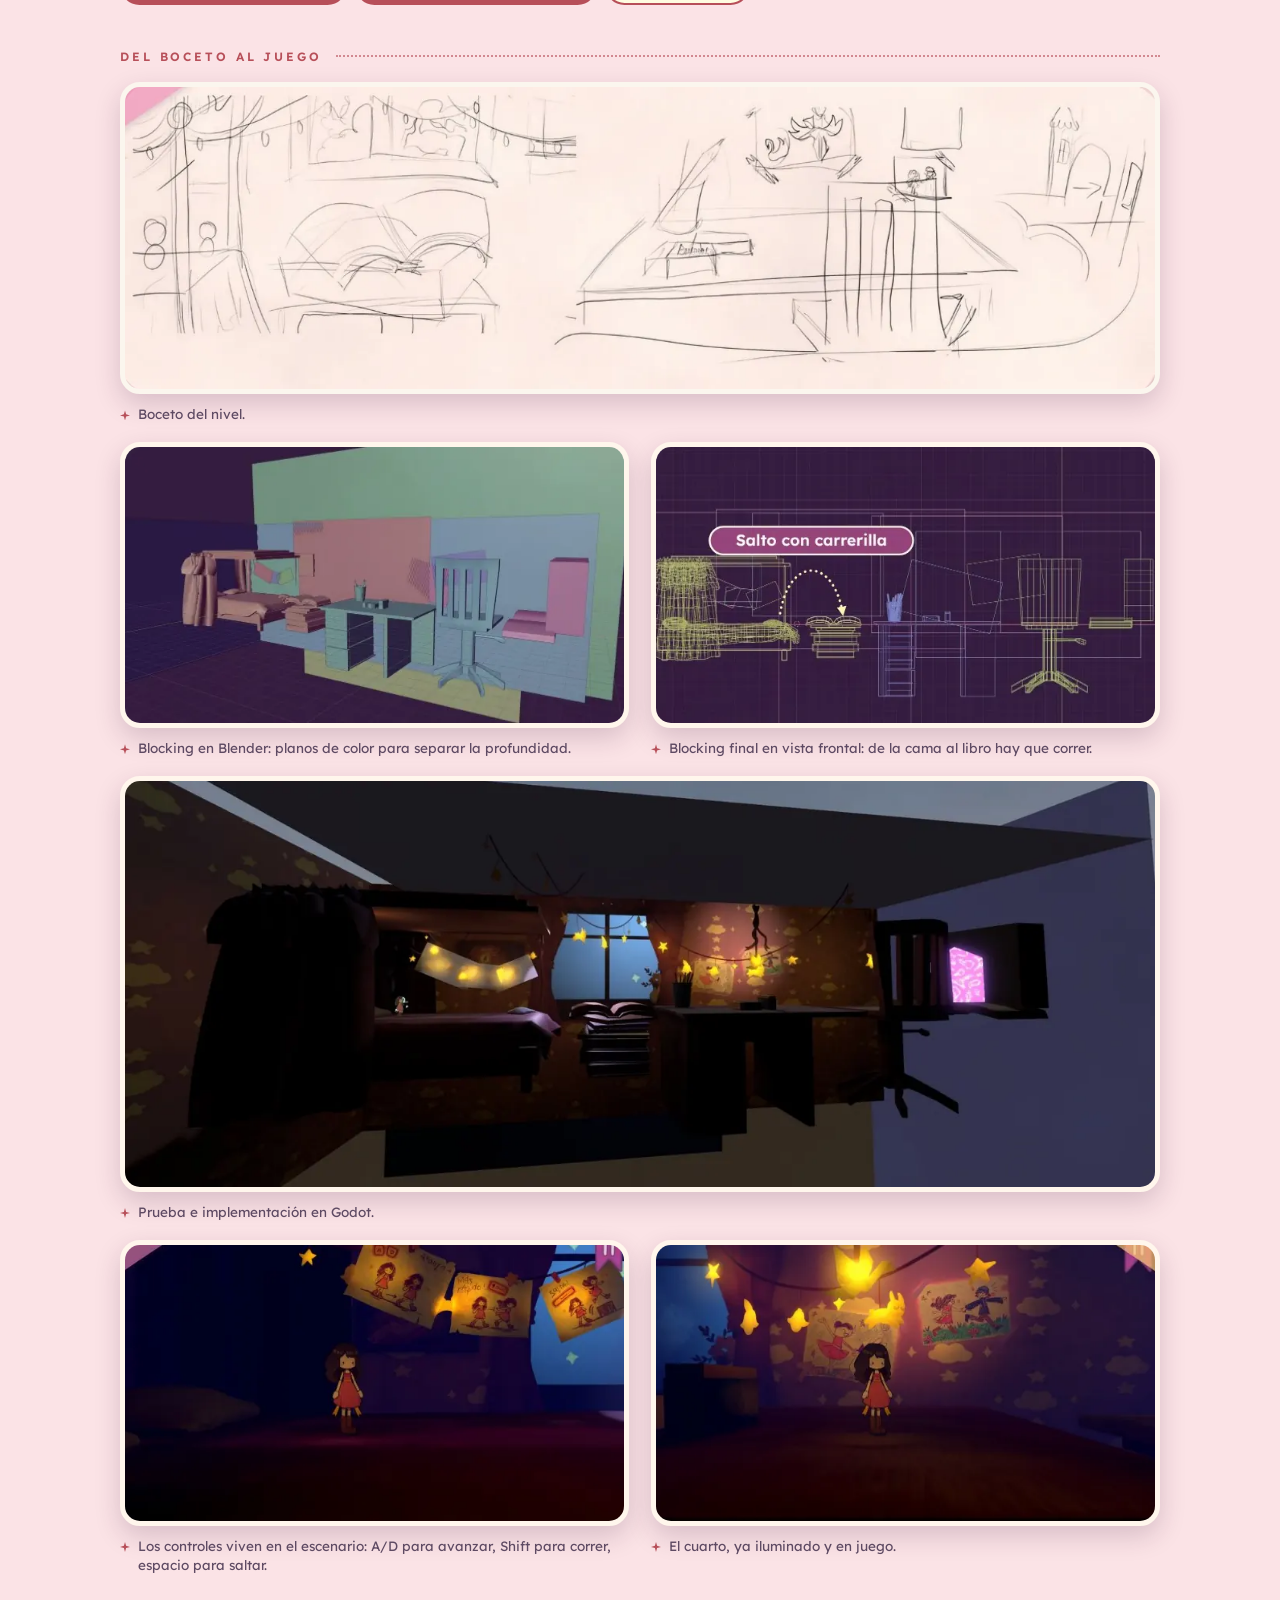
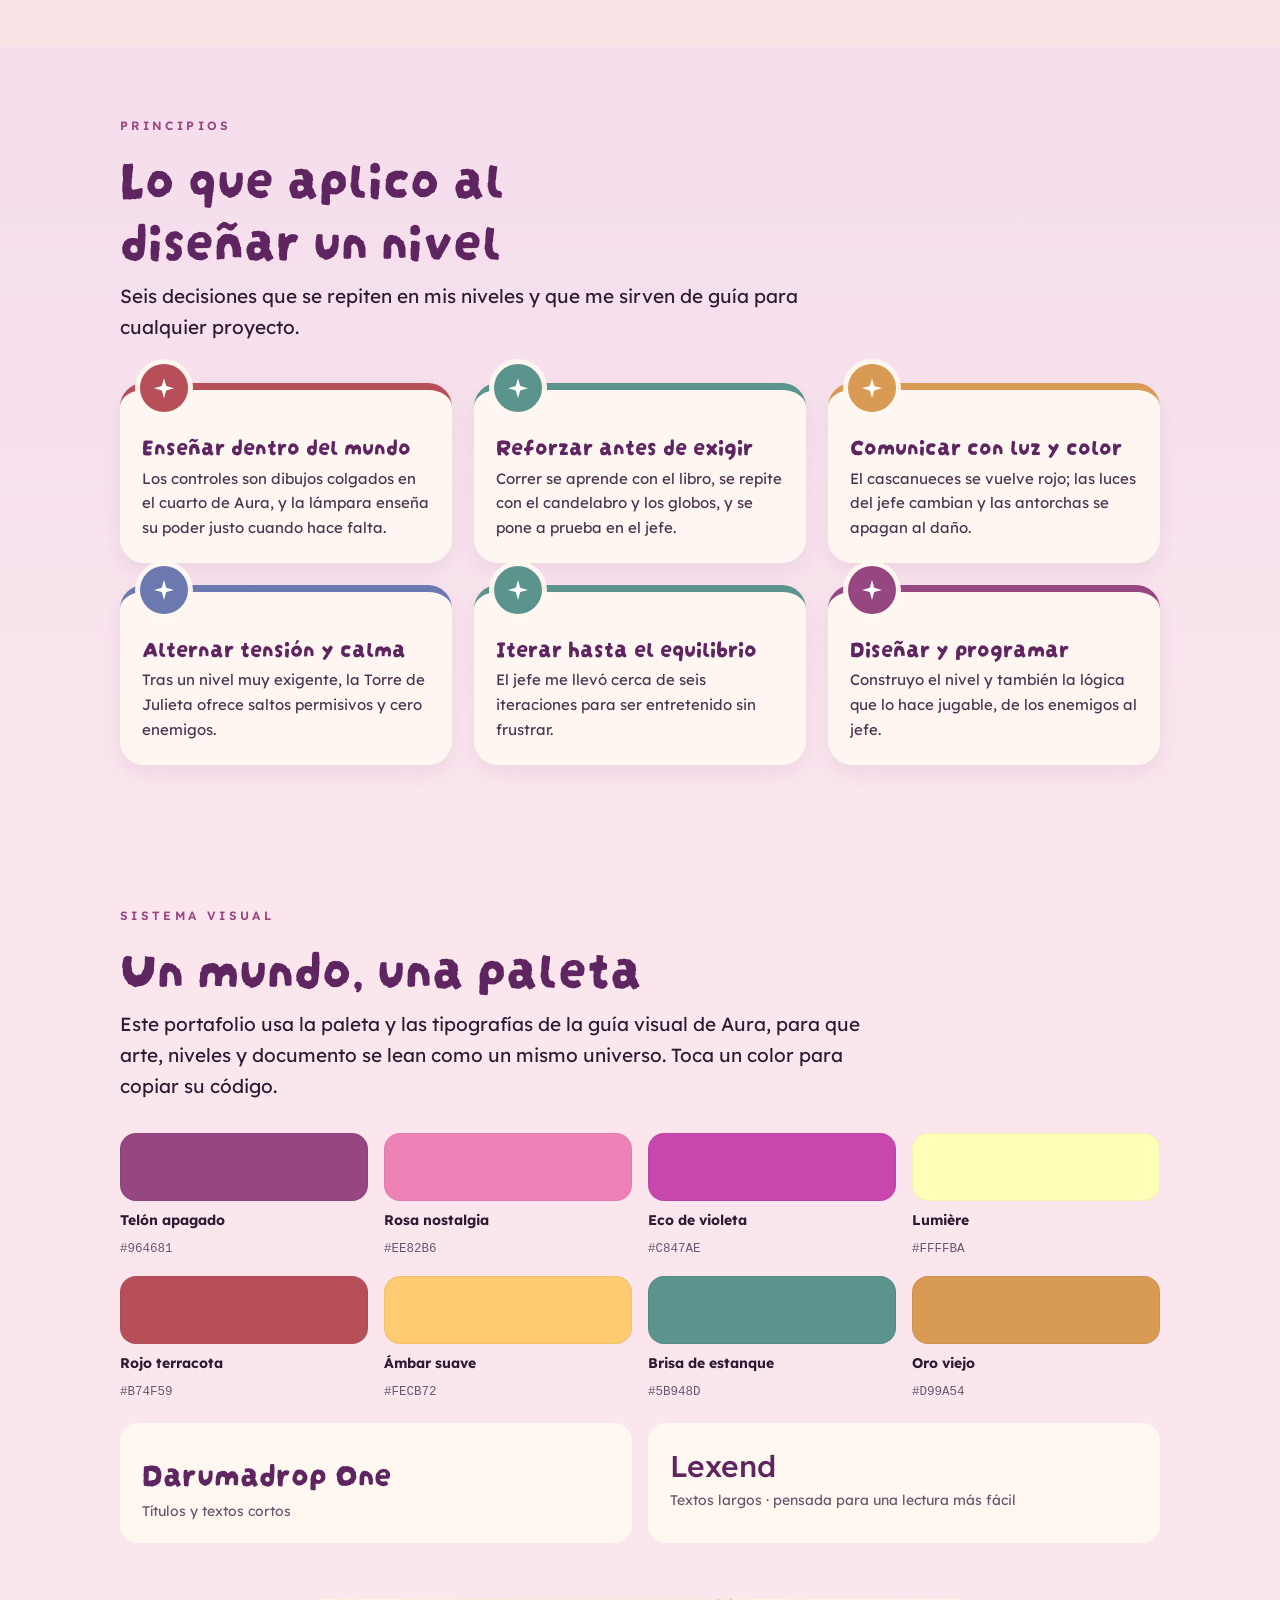
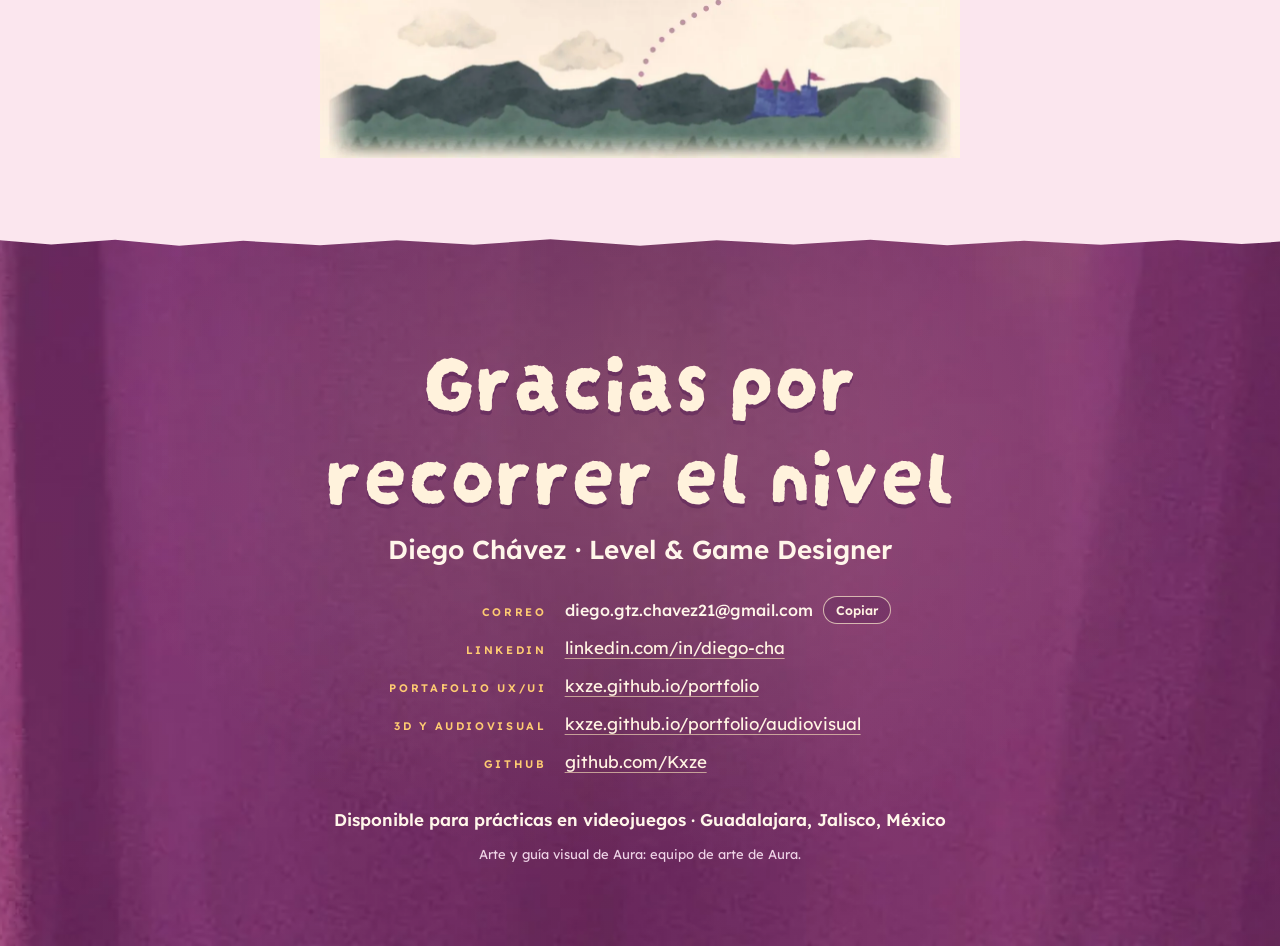
<file: games/index.html>
<!doctype html>
<html lang="es">
<head>
<meta charset="utf-8">
<meta name="viewport" content="width=device-width, initial-scale=1, viewport-fit=cover">
<title>Diego Chávez Level Design</title>
<meta name="claude:viewport-fit-sides" content="cover">
<meta name="description" content="Portafolio de Diego Chávez, Level & Game Designer en Guadalajara. Proyecto destacado: Aura, videojuego de plataformas 2D.">
<link rel="preconnect" href="https://fonts.googleapis.com">
<link rel="preconnect" href="https://fonts.gstatic.com" crossorigin>
<link rel="stylesheet" href="https://fonts.googleapis.com/css2?family=Cinzel:wght@600&family=Darumadrop+One&family=Lexend:wght@300;400;500;600&display=swap">
<style>
/* Layout: a storybook stage. Curtain opens, a dotted path walks the reader through the levels, curtain closes. */
:root{
  --telon:#964681;      /* Telón apagado */
  --rosa:#EE82B6;       /* Rosa nostalgia */
  --violeta:#C847AE;    /* Eco de violeta */
  --lumiere:#FFFFBA;    /* Lumière */
  --terracota:#B74F59;  /* Rojo terracota */
  --ambar:#FECB72;      /* Ámbar suave */
  --estanque:#5B948D;   /* Brisa de estanque */
  --oro:#D99A54;        /* Oro viejo */
  --azul:#6C79B0;       /* Torre de Julieta */
  --ink:#2E1A33;
  --plum:#5E2560;
  --muted:#6B5570;
  --paper:#FCF1E6;
  --card:#FFF8F1;
  --curtain-deep:#5A2357;
  --font-display:"Darumadrop One","Comic Sans MS","Chalkboard SE",cursive;
  --font-title:"Cinzel","Trajan Pro",Georgia,serif;
  --font-body:"Lexend",system-ui,-apple-system,"Segoe UI",sans-serif;
  --tint:#FBE3E6;
  --level:var(--terracota);
  --r:22px;
  color-scheme:light;
}
*{box-sizing:border-box}
[hidden]{display:none!important}
html{overflow-x:clip;scroll-behavior:smooth;scroll-padding-top:calc(72px + env(safe-area-inset-top,0px))}
@media (prefers-reduced-motion:reduce){html{scroll-behavior:auto}*,*::before,*::after{animation:none!important;transition:none!important}}
body{margin:0;background:var(--paper);color:var(--ink);font:400 17px/1.65 var(--font-body);-webkit-font-smoothing:antialiased;overflow-x:hidden}
body::before{content:"";position:fixed;inset:0 0 auto;height:env(safe-area-inset-top,0px);z-index:60;background:var(--curtain-deep)}
img{max-width:100%;display:block}
a{color:inherit}
:focus-visible{outline:3px solid var(--ambar);outline-offset:3px;border-radius:8px}
h1,h2,h3{font-family:var(--font-display);font-weight:400;line-height:1.1;text-wrap:balance;margin:0;color:var(--plum)}
p{margin:0}
.wrap{max-width:1080px;margin:0 auto;padding-left:max(20px,env(safe-area-inset-left,0px));padding-right:max(20px,env(safe-area-inset-right,0px))}
.eyebrow{font:600 12px/1.2 var(--font-body);letter-spacing:.28em;text-transform:uppercase;color:var(--telon)}
.lead{font-size:clamp(17px,1.6vw,19px);max-width:62ch}
.sparkle{display:inline-block;width:14px;height:14px;background:currentColor;clip-path:polygon(50% 0,61% 39%,100% 50%,61% 61%,50% 100%,39% 61%,0 50%,39% 39%);flex:none}

/* ---------- Nav ---------- */
.nav{position:sticky;top:env(safe-area-inset-top,0px);z-index:50;background:rgba(90,35,87,.92);backdrop-filter:blur(8px);-webkit-backdrop-filter:blur(8px);color:#FFF3E6;border-bottom:1px solid rgba(255,255,186,.18)}
.nav .wrap{display:flex;align-items:center;justify-content:space-between;gap:16px;min-height:64px}
.brand{font-family:var(--font-display);font-size:22px;text-decoration:none;color:var(--lumiere);display:flex;align-items:center;gap:10px;white-space:nowrap}
.brand .sparkle{color:var(--ambar)}
.nav ul{list-style:none;margin:0;padding:0;display:flex;gap:4px}
.nav ul a{display:block;text-decoration:none;font-size:14px;font-weight:500;padding:8px 12px;border-radius:999px;color:#F6DDEE;transition:background .2s,color .2s}
.nav ul a:hover{background:rgba(255,255,186,.12);color:#fff}
.nav ul a.active{background:var(--lumiere);color:var(--plum)}
.menu-btn{display:none;background:none;border:1px solid rgba(255,255,186,.4);color:var(--lumiere);border-radius:999px;padding:8px 14px;font:500 14px var(--font-body);cursor:pointer}
@media (max-width:860px){
  .menu-btn{display:block}
  .nav ul{position:absolute;left:0;right:0;top:100%;flex-direction:column;background:var(--curtain-deep);padding:8px max(20px,env(safe-area-inset-right,0px)) 16px max(20px,env(safe-area-inset-left,0px));gap:2px;border-bottom:1px solid rgba(255,255,186,.2)}
  .nav ul[hidden]{display:none!important}
  .nav ul a{font-size:16px;padding:12px 14px}
}
@media (min-width:861px){.nav ul[hidden]{display:flex!important}}

/* ---------- Curtain hero ---------- */
.curtain{position:relative;color:#FFF6EA;text-align:center;background:var(--telon) url("assets/curtain.webp") center/cover;isolation:isolate}
.curtain::before{content:"";position:absolute;inset:0;z-index:-1;background:radial-gradient(ellipse at 50% 30%,rgba(255,220,180,.18),transparent 60%),linear-gradient(rgba(90,35,87,.25),rgba(90,35,87,.15))}
.hero{padding-block:64px 120px}
.hero .eyebrow{color:var(--ambar)}
.hero h1{font-size:clamp(48px,9vw,104px);color:#FFF2DC;text-shadow:0 4px 0 rgba(90,35,87,.55);margin-top:18px}
.hero .name{font:600 clamp(24px,3vw,34px)/1.2 var(--font-body);margin-top:18px}
.hero .meta{color:#F4DDEC;margin-top:6px;font-size:15px}
.ribbon{margin:44px auto 0;max-width:640px;position:relative;padding:18px 24px 14px;background:linear-gradient(180deg,#9F4C8C,#8C3E7C);clip-path:polygon(0 0,100% 0,97% 50%,100% 100%,0 100%,3% 50%);box-shadow:0 8px 20px rgba(0,0,0,.2)}
.ribbon small{display:block;font:600 11px var(--font-body);letter-spacing:.3em;text-transform:uppercase;color:var(--ambar);margin-bottom:4px}
.ribbon b{display:block;font:600 clamp(54px,10vw,96px)/1 var(--font-title);letter-spacing:.06em;color:#FFF7EC;text-shadow:0 0 18px rgba(255,236,170,.75),0 0 4px rgba(255,236,170,.9)}
.hero .sub{margin-top:14px;letter-spacing:.14em;font-size:14px;color:#F6E2EF}
.chips{display:flex;flex-wrap:wrap;gap:10px;justify-content:center;margin-top:24px;padding:0;list-style:none}
.chips li{border:1.5px solid rgba(255,236,190,.7);border-radius:999px;padding:6px 16px;font-weight:600;font-size:14px;color:#FFEFD0}
.ctas{display:flex;flex-wrap:wrap;justify-content:center;gap:12px;margin-top:34px}
.btn{display:inline-flex;align-items:center;gap:8px;font:600 15px var(--font-body);text-decoration:none;border-radius:999px;padding:12px 22px;cursor:pointer;border:2px solid transparent;transition:transform .15s,background .2s,box-shadow .2s}
.btn:hover{transform:translateY(-2px)}
.btn-primary{background:var(--lumiere);color:var(--plum);box-shadow:0 0 0 4px rgba(255,255,186,.2),0 6px 18px rgba(0,0,0,.2)}
.btn-ghost{border-color:rgba(255,239,208,.75);color:#FFF3E2;background:rgba(90,35,87,.25)}
.btn-ghost:hover{background:rgba(255,255,186,.12)}
.btn svg{width:18px;height:18px}
.scallop{position:absolute;left:0;right:0;bottom:-1px;height:28px;background:var(--paper);clip-path:polygon(0 60%,4% 45%,9% 62%,14% 40%,19% 58%,25% 42%,31% 60%,37% 44%,43% 63%,50% 40%,56% 60%,62% 45%,68% 62%,74% 42%,80% 58%,86% 44%,92% 61%,97% 46%,100% 55%,100% 100%,0 100%)}
.avatar{position:absolute;left:50%;bottom:-62px;transform:translateX(-50%);width:140px;height:140px;border-radius:50%;overflow:hidden;border:6px solid var(--terracota);box-shadow:0 0 0 6px #F3C68C,0 10px 24px rgba(0,0,0,.25);background:#F3C68C;z-index:2}
.avatar img{width:100%;height:100%;object-fit:cover}

/* ---------- String lights ---------- */
.lights{display:block;width:100%;height:auto;max-width:1080px;margin:0 auto;color:var(--plum)}

/* ---------- Sections ---------- */
section{position:relative}
.band{padding-block:72px}
.about{padding-top:110px;text-align:center}
.about h2{font-size:clamp(40px,6vw,60px);margin-top:10px}
.about .lead{margin:22px auto 0}
.about .tags{justify-content:center;margin-top:26px}
.about .seek{margin-top:18px;font-weight:600;color:var(--plum)}
.doodles{position:absolute;inset:0;pointer-events:none;overflow:hidden}
.doodle{position:absolute;width:180px;border-radius:6px;box-shadow:0 6px 16px rgba(94,37,96,.15)}
.doodle.l{left:max(12px,4vw);top:70px;transform:rotate(-8deg)}
.doodle.r{right:max(12px,4vw);top:90px;transform:rotate(7deg)}
@media (max-width:900px){.doodle{width:110px;opacity:.9}.doodle.l{top:40px}.doodle.r{top:44px}.about{padding-top:150px}}
@media (max-width:520px){.doodle{width:86px}.doodle.l{left:8px;top:84px}.doodle.r{right:8px;top:84px}}

.tags{display:flex;flex-wrap:wrap;gap:10px;padding:0;margin:0;list-style:none}
.tag{border-radius:999px;padding:7px 16px;font-weight:600;font-size:14px;color:#fff}
.tag.t1{background:var(--terracota)}.tag.t2{background:var(--estanque)}.tag.t3{background:var(--oro)}

.aura{background:linear-gradient(180deg,var(--paper),#FCE4E8 30%,#FBE0E6)}
.aura-grid{display:grid;grid-template-columns:minmax(0,1.15fr) minmax(0,.85fr);gap:40px;align-items:center}
.title-mark{display:flex;gap:18px;align-items:flex-start}
.bookmark{flex:none;width:52px;height:78px;background:var(--level);clip-path:polygon(0 0,100% 0,100% 100%,50% 78%,0 100%);display:grid;place-items:start center;padding-top:16px;color:#FFF6E6}
.bookmark .sparkle{width:22px;height:22px}
.title-mark h2{font-size:clamp(36px,5vw,52px)}
.title-mark .eyebrow{margin-bottom:6px;color:var(--level)}
.aura .copy{display:grid;gap:16px;margin-top:22px}
.lamp{justify-self:end;max-width:360px;width:100%;-webkit-mask-image:radial-gradient(ellipse 70% 72% at 50% 50%,#000 60%,transparent 100%);mask-image:radial-gradient(ellipse 70% 72% at 50% 50%,#000 60%,transparent 100%);filter:drop-shadow(0 18px 30px rgba(183,79,89,.25))}
@media (max-width:760px){.aura-grid{grid-template-columns:1fr}.lamp{justify-self:center;max-width:220px;order:-1}}
.contrib{display:grid;grid-template-columns:repeat(3,minmax(0,1fr));gap:24px;margin-top:48px}
.contrib div{border-left:4px solid var(--telon);padding-left:16px}
.contrib h3{font-size:24px;margin-bottom:6px}
.contrib p{color:#4A3550;font-size:15.5px}
@media (max-width:700px){.contrib{grid-template-columns:1fr}}

.process{background:linear-gradient(180deg,#FBE0E6,#FCEBDD)}
.process h2{font-size:clamp(38px,5.5vw,58px);margin-top:10px}
.process .lead{margin-top:16px}
.steps{display:grid;grid-template-columns:repeat(2,minmax(0,1fr));gap:18px;margin:36px 0 0;padding:0;list-style:none}
.steps li{display:flex;gap:16px;align-items:flex-start;background:rgba(255,248,241,.85);border-radius:var(--r);padding:20px 22px;box-shadow:0 6px 18px rgba(150,70,129,.08)}
.num{flex:none;width:42px;height:42px;border-radius:50%;display:grid;place-items:center;color:#fff;font:400 22px var(--font-display)}
.steps h3{font-size:24px}
.steps p{font-size:15.5px;color:#4A3550}
@media (max-width:640px){.steps{grid-template-columns:1fr}}

.chart{margin-top:28px;background:rgba(255,248,241,.92);border-radius:var(--r);padding:26px 28px;box-shadow:0 6px 18px rgba(150,70,129,.08)}
.chart h3{font-size:26px}
.chart > p{font-size:14.5px;color:var(--muted);margin-top:2px}
.chart dl{margin:16px 0 0;display:grid;gap:0}
.row{display:grid;grid-template-columns:minmax(120px,1.1fr) minmax(0,2.4fr) 56px;align-items:center;gap:16px;padding:12px 0;border-top:1.5px dotted #E3B9D3}
.row dt b{display:block;font-weight:600}
.row dt span{font-size:13px;color:var(--muted)}
.bar{position:relative;height:16px;border-radius:999px;background:#F3E3EC;overflow:hidden}
.bar i{position:absolute;inset:0 auto 0 0;border-radius:999px;background:var(--c);width:calc(var(--v) / 7 * 100%)}
.bar i.range{background:repeating-linear-gradient(90deg,var(--c) 0 8px,transparent 8px 10px)}
.row dd{margin:0;text-align:right;font:400 26px var(--font-display);color:var(--plum);font-variant-numeric:tabular-nums}
@media (max-width:520px){.row{grid-template-columns:1fr 52px}.row .bar{grid-column:1 / -1;order:3}}

/* ---------- Path ---------- */
.path h2{font-size:clamp(36px,5.5vw,56px);margin-top:10px}
.path .lead{margin-top:16px}
.trail{position:relative;margin-top:40px;display:grid;gap:28px}
.trail svg.dots{position:absolute;inset:0;width:100%;height:100%;pointer-events:none;color:#C996BC}
.stop{position:relative;display:flex;align-items:center;gap:20px;background:none;border:0;padding:6px;text-align:left;cursor:pointer;font:inherit;color:inherit;width:min(560px,100%);border-radius:24px}
.stop:nth-child(odd){justify-self:start;margin-left:6%}
.stop:nth-child(even){justify-self:end;margin-right:6%;flex-direction:row-reverse;text-align:right}
.stop .disc{flex:none;width:78px;height:78px;border-radius:50%;display:grid;place-items:center;background:var(--c);color:#fff;font:400 34px var(--font-display);box-shadow:0 0 0 7px #FFFAB8,0 8px 20px rgba(94,37,96,.2);transition:transform .2s}
.stop:hover .disc{transform:scale(1.06)}
.stop .disc .sparkle{width:30px;height:30px;color:#FFF6D8}
.stop .h{display:block;font:400 clamp(22px,2.6vw,28px)/1.1 var(--font-display);color:var(--plum)}
.stop p{margin:0}
.stop .pill{display:inline-block;margin:6px 0 4px;font:600 11px var(--font-body);letter-spacing:.2em;text-transform:uppercase;color:#fff;background:var(--c);border-radius:999px;padding:4px 12px}
.stop .d{display:block;font-size:15px;color:#4A3550}
.stop .go{font-size:13px;font-weight:600;color:var(--telon);text-decoration:underline;text-underline-offset:3px}
@media (max-width:640px){.stop{margin:0;justify-self:stretch;flex-direction:row;text-align:left}.stop .disc{width:60px;height:60px;font-size:28px}}

/* ---------- Levels ---------- */
.levels{background:var(--tint);transition:background .4s}
.levels h2.sec{font-size:clamp(36px,5.5vw,56px);margin-top:10px}
.tabs{display:flex;flex-wrap:wrap;gap:8px;margin-top:26px;padding:6px;background:rgba(255,255,255,.55);border-radius:20px;width:fit-content;max-width:100%}
.tab{font:600 14.5px var(--font-body);border:0;border-radius:14px;padding:10px 16px;background:transparent;color:var(--plum);cursor:pointer;display:flex;gap:8px;align-items:center}
.tab .n{display:grid;place-items:center;width:24px;height:24px;border-radius:50%;background:var(--c);color:#fff;font:400 14px var(--font-display)}
.tab[aria-selected="true"]{background:#fff;box-shadow:0 4px 12px rgba(94,37,96,.12)}
.tab:hover{background:rgba(255,255,255,.75)}
.note{margin-top:12px;font-size:13.5px;color:var(--muted)}
.panel{margin-top:36px}
.panel .title-mark h2{font-size:clamp(34px,5vw,50px)}
figure{margin:0}
.shot{border-radius:20px;overflow:hidden;background:#FFF8F1;border:5px solid #FFF6EC;box-shadow:0 10px 26px rgba(60,20,60,.18);cursor:zoom-in;padding:0;display:block;width:100%}
.shot img{width:100%;height:100%;object-fit:cover;transition:transform .35s}
.shot:hover img{transform:scale(1.025)}
figcaption{display:flex;gap:8px;align-items:baseline;font-size:13.5px;color:#5E4A63;margin-top:10px;line-height:1.45}
figcaption .sparkle{width:10px;height:10px;color:var(--level);transform:translateY(1px)}
.hero-shot{margin-top:26px}
.subhead{display:flex;gap:10px;align-items:center;margin-top:30px;font:400 clamp(20px,2.4vw,24px)/1.25 var(--font-display);color:var(--level)}
.subhead .sparkle{width:18px;height:18px}
.prose{display:grid;gap:14px;margin-top:14px;max-width:70ch}
.chiprow{display:flex;flex-wrap:wrap;gap:8px;margin-top:22px;padding:0;list-style:none}
.mech{display:inline-flex;align-items:center;gap:8px;border:2px solid var(--level);border-radius:999px;padding:6px 14px;font-weight:600;font-size:14px;background:#FFF8F1}
.mech .sparkle{width:12px;height:12px;color:var(--level)}
.tool{display:inline-flex;align-items:baseline;gap:6px;border-radius:999px;padding:8px 16px;background:var(--level);color:#fff;font-weight:600;font-size:14px}
.tool small{font-weight:400;opacity:.85;font-size:12.5px}
.iter{display:inline-flex;align-items:center;gap:8px;border:2px solid var(--level);border-radius:999px;padding:6px 14px;font-weight:600;font-size:14px;background:#FFFCE0}
.iter svg{width:15px;height:15px}
.label{display:flex;align-items:center;gap:14px;margin-top:44px;font:600 12px var(--font-body);letter-spacing:.24em;text-transform:uppercase;color:var(--level)}
.label::after{content:"";flex:1;border-top:2px dotted currentColor;opacity:.6}
.cards3{display:grid;grid-template-columns:repeat(3,minmax(0,1fr));gap:16px;margin-top:18px}
.mini{background:#FFF8F1;border-radius:20px;padding:18px 18px 20px;border-top:6px solid var(--c);box-shadow:0 6px 16px rgba(60,20,60,.07)}
.mini h4{font:400 22px var(--font-display);margin:10px 0 4px;color:var(--plum)}
.mini p{font-size:14.5px;color:#4A3550}
.mini svg{width:36px;height:36px;color:var(--c)}
.solid{border-top:0;color:#FFF6EE;background:var(--c)}
.solid h4{color:#FFF6EE}.solid p{color:#FFEFE6}
@media (max-width:760px){.cards3{grid-template-columns:1fr}}
.gal{display:grid;gap:22px;margin-top:18px}
.g2{grid-template-columns:repeat(2,minmax(0,1fr))}
.g3{grid-template-columns:repeat(3,minmax(0,1fr))}
.g-7-5{grid-template-columns:minmax(0,1.6fr) minmax(0,1fr)}
.gal .shot{aspect-ratio:16/9}
.gal .sketch .shot{background:#FBF6EE;border-color:#FBF6EE}
.gal .sketch .shot img{object-fit:contain}
.gal .wide .shot{aspect-ratio:auto}
.sheet .shot{aspect-ratio:auto;background:#fff}
@media (max-width:700px){.g2,.g3,.g-7-5{grid-template-columns:1fr}}
.gameplay-slot{display:none}

/* ---------- Principles ---------- */
.principles{background:linear-gradient(180deg,#F5DDEC,#FBE6EE)}
.principles h2{font-size:clamp(36px,5.5vw,56px);margin-top:10px}
.principles .lead{margin-top:14px}
.pgrid{display:grid;grid-template-columns:repeat(3,minmax(0,1fr));gap:22px;margin-top:40px}
.pcard{position:relative;background:rgba(255,248,241,.92);border-radius:24px;padding:42px 22px 22px;border-top:7px solid var(--c);box-shadow:0 8px 20px rgba(94,37,96,.08)}
.pcard .badge{position:absolute;top:-26px;left:20px;width:48px;height:48px;border-radius:50%;display:grid;place-items:center;background:var(--c);color:#fff;box-shadow:0 0 0 5px rgba(255,248,241,.95)}
.pcard .badge .sparkle{width:20px;height:20px}
.pcard h3{font-size:24px}
.pcard p{margin-top:8px;font-size:15px;color:#4A3550}
@media (max-width:900px){.pgrid{grid-template-columns:repeat(2,minmax(0,1fr))}}
@media (max-width:560px){.pgrid{grid-template-columns:1fr;gap:34px}}

.visual h2{font-size:clamp(36px,5.5vw,56px);margin-top:10px}
.visual .lead{margin-top:14px}
.swatches{display:grid;grid-template-columns:repeat(4,minmax(0,1fr));gap:16px;margin-top:30px}
.sw{border:0;background:none;padding:0;text-align:left;cursor:pointer;font:inherit;color:inherit}
.sw span{display:block;height:68px;border-radius:16px;background:var(--c);box-shadow:inset 0 0 0 1px rgba(0,0,0,.05);transition:transform .15s}
.sw:hover span{transform:translateY(-3px)}
.sw b{display:block;margin-top:8px;font-size:14px}
.sw code{font-size:12.5px;color:var(--muted)}
@media (max-width:640px){.swatches{grid-template-columns:repeat(2,minmax(0,1fr))}}
.fonts{display:grid;grid-template-columns:repeat(2,minmax(0,1fr));gap:16px;margin-top:20px}
.fonts div{background:#FFF8F1;border-radius:18px;padding:20px 22px}
.fonts .d{font:400 34px var(--font-display);color:var(--plum)}
.fonts .b{font:500 30px var(--font-body);color:var(--plum)}
.fonts p{font-size:14px;color:var(--muted);margin-top:4px}
@media (max-width:560px){.fonts{grid-template-columns:1fr}}
.mountains{display:block;margin:56px auto 0;width:min(640px,90%)}

/* ---------- Footer curtain ---------- */
.finale{padding-block:96px 80px}
.finale .scallop{top:-1px;bottom:auto;transform:scaleY(-1)}
.finale h2{font-size:clamp(44px,8vw,86px);color:#FFF2DC;text-shadow:0 4px 0 rgba(90,35,87,.55)}
.finale .name{font:600 clamp(20px,2.5vw,26px) var(--font-body);margin-top:18px}
.links{display:grid;grid-template-columns:auto auto;gap:10px 18px;justify-content:center;margin:30px auto 0;text-align:left;align-items:baseline}
.links dt{font:600 11px var(--font-body);letter-spacing:.24em;text-transform:uppercase;color:var(--ambar);text-align:right}
.links dd{margin:0;min-width:0;overflow-wrap:anywhere}
.links a{color:#FFF3E2;text-decoration:underline;text-decoration-color:rgba(255,236,190,.6);text-underline-offset:4px}
.links a:hover{text-decoration-color:var(--lumiere)}
.mail{display:inline-flex;flex-wrap:wrap;align-items:center;gap:10px;justify-content:center}
.mail code{font:500 16px var(--font-body);user-select:all}
.copybtn{font:600 12.5px var(--font-body);border-radius:999px;border:1.5px solid rgba(255,239,208,.7);background:rgba(90,35,87,.35);color:#FFF3E2;padding:5px 12px;cursor:pointer}
.copybtn:hover{background:rgba(255,255,186,.15)}
.avail{margin-top:30px;font-weight:600}
.credit{margin-top:10px;font-size:13px;color:#EED3E6}
@media (max-width:520px){.links{grid-template-columns:1fr;text-align:center}.links dt{text-align:center;margin-top:8px}}

/* ---------- Lightbox ---------- */
.lb{position:fixed;inset:0;z-index:100;background:rgba(36,12,38,.92);display:grid;grid-template-rows:1fr auto;padding:max(16px,env(safe-area-inset-top,0px)) max(16px,env(safe-area-inset-right,0px)) max(16px,env(safe-area-inset-bottom,0px)) max(16px,env(safe-area-inset-left,0px))}
.lb img{max-width:100%;max-height:100%;margin:auto;border-radius:14px;object-fit:contain;min-height:0}
.lb .cap{color:#F6E2EF;text-align:center;font-size:14.5px;padding:12px 56px 4px}
.lb button{position:absolute;background:rgba(255,248,241,.12);color:#FFF6EA;border:1.5px solid rgba(255,239,208,.5);width:46px;height:46px;border-radius:50%;font-size:22px;cursor:pointer;display:grid;place-items:center}
.lb button:hover{background:rgba(255,255,186,.25)}
.lb .x{top:calc(14px + env(safe-area-inset-top,0px));right:calc(14px + env(safe-area-inset-right,0px))}
.lb .prev{left:calc(14px + env(safe-area-inset-left,0px));top:50%;transform:translateY(-50%)}
.lb .next{right:calc(14px + env(safe-area-inset-right,0px));top:50%;transform:translateY(-50%)}
.toast{position:fixed;left:50%;bottom:calc(24px + env(safe-area-inset-bottom,0px));transform:translateX(-50%);background:var(--plum);color:#FFF6EA;padding:10px 18px;border-radius:999px;font-weight:600;font-size:14px;z-index:120;box-shadow:0 8px 20px rgba(0,0,0,.25)}
.totop{position:fixed;right:calc(18px + env(safe-area-inset-right,0px));bottom:calc(18px + env(safe-area-inset-bottom,0px));z-index:40;width:48px;height:48px;border-radius:50%;border:0;background:var(--telon);color:var(--lumiere);box-shadow:0 6px 16px rgba(60,20,60,.3);cursor:pointer;display:grid;place-items:center}
.totop svg{width:20px;height:20px}
@keyframes twinkle{0%,100%{opacity:.35;transform:scale(.8)}50%{opacity:1;transform:scale(1)}}
.stars{position:absolute;inset:0;overflow:hidden;pointer-events:none}
.stars i{position:absolute;color:#FFF3DC;animation:twinkle 3.6s ease-in-out infinite}
.stars i .sparkle{width:100%;height:100%}
</style>
</head>
<body>

<svg width="0" height="0" style="position:absolute" aria-hidden="true">
  <defs>
    <symbol id="lights" viewBox="0 0 1000 90">
      <path d="M10 14 Q250 70 500 70 T990 14" fill="none" stroke="currentColor" stroke-width="3"/>
      <g fill="#FFE07A" stroke="currentColor" stroke-width="1.5">
        <path d="M80 30v10M80 40l-10 8h20z"/><path d="M180 48v10M180 58l-10 8h20z"/><path d="M290 60v10M290 70l-10 8h20z"/><path d="M400 67v10M400 77l-10 8h20z"/><path d="M500 70v10M500 80l-10 8h20z"/><path d="M600 67v10M600 77l-10 8h20z"/><path d="M710 60v10M710 70l-10 8h20z"/><path d="M820 48v10M820 58l-10 8h20z"/><path d="M920 30v10M920 40l-10 8h20z"/>
      </g>
    </symbol>
  </defs>
</svg>

<nav class="nav" aria-label="Principal">
  <div class="wrap">
    <a class="brand" href="#inicio"><span class="sparkle"></span>Diego Chávez</a>
    <button class="menu-btn" id="menuBtn" aria-expanded="false" aria-controls="navList">Menú</button>
    <ul id="navList">
      <li><a href="#sobre-mi">Sobre mí</a></li>
      <li><a href="#aura">Aura</a></li>
      <li><a href="#proceso">Proceso</a></li>
      <li><a href="#niveles">Niveles</a></li>
      <li><a href="#principios">Principios</a></li>
      <li><a href="#contacto">Contacto</a></li>
    </ul>
  </div>
</nav>

<header class="curtain" id="inicio">
  <div class="stars" aria-hidden="true">
    <i style="left:8%;top:14%;width:26px;height:26px"><span class="sparkle"></span></i>
    <i style="left:88%;top:18%;width:34px;height:34px;animation-delay:1.1s"><span class="sparkle"></span></i>
    <i style="left:16%;top:62%;width:22px;height:22px;animation-delay:.6s"><span class="sparkle"></span></i>
    <i style="left:84%;top:58%;width:24px;height:24px;animation-delay:1.8s"><span class="sparkle"></span></i>
    <i style="left:50%;top:6%;width:18px;height:18px;animation-delay:2.4s"><span class="sparkle"></span></i>
    <i style="left:72%;top:80%;width:20px;height:20px;animation-delay:.3s"><span class="sparkle"></span></i>
  </div>
  <div class="wrap hero">
    <p class="eyebrow">Portafolio 2026</p>
    <h1>Level &amp;<br>Game Designer</h1>
    <p class="name">Diego Chávez</p>
    <p class="meta">Guadalajara, Jalisco · Diseño, Arte y Tecnologías Interactivas · UdeG</p>
    <div class="ribbon"><small>Proyecto destacado</small><b>AURA</b></div>
    <p class="sub">Videojuego de plataformas 2D</p>
    <ul class="chips"><li>Diseño de niveles</li><li>Diseño de juego</li><li>Lógica de jugabilidad</li></ul>
    <div class="ctas">
      <a class="btn btn-primary" href="#niveles">Ver niveles</a>
      <a class="btn btn-ghost" href="#contacto">Contacto</a>
      <a class="btn btn-ghost" href="https://www.linkedin.com/in/diego-cha" target="_blank" rel="noopener">LinkedIn</a>
      <a class="btn btn-ghost" href="https://github.com/Kxze" target="_blank" rel="noopener">GitHub</a>
      <!-- Para agregar un video de gameplay, descomenta y pon tu enlace (YouTube/Vimeo):
      <a class="btn btn-ghost" href="https://TU-ENLACE-DE-GAMEPLAY" target="_blank" rel="noopener">Ver gameplay</a>
      -->
    </div>
  </div>
  <div class="scallop"></div>
  <div class="avatar"><img src="assets/avatar.webp" alt="Aura, la protagonista" width="412" height="424"></div>
</header>

<main>
<section id="sobre-mi" class="about band">
  <div class="doodles" aria-hidden="true">
    <img class="doodle l" src="assets/kid-dance.webp" alt="" loading="lazy">
    <img class="doodle r" src="assets/kid-run.webp" alt="" loading="lazy">
  </div>
  <div class="wrap">
    <p class="eyebrow">Sobre mí</p>
    <h2>Entre el diseño<br>y el código</h2>
    <p class="lead">Soy Diego Chávez, de Guadalajara. Estudio Diseño, Arte y Tecnologías Interactivas en la Universidad de Guadalajara (8.º semestre) y me muevo entre dos mundos: diseño la experiencia de un nivel y también programo la lógica que lo hace jugable.</p>
    <ul class="tags"><li class="tag t1">Diseño de niveles</li><li class="tag t2">Diseño de juego</li><li class="tag t3">Programación de jugabilidad</li></ul>
    <p class="seek">Busco prácticas en videojuegos en Guadalajara.</p>
  </div>
</section>

<section id="aura" class="aura band" style="--level:var(--terracota)">
  <div class="wrap">
    <div class="aura-grid">
      <div>
        <div class="title-mark">
          <div class="bookmark"><span class="sparkle"></span></div>
          <div><p class="eyebrow">Proyecto · plataformas 2D</p><h2>Aura</h2></div>
        </div>
        <div class="copy">
          <p>Aura cuenta su historia a través del viaje introspectivo de su protagonista por el pasado. Busca una experiencia inmersiva, cargada de emoción y nostalgia, con la estética de un cuento clásico o una obra de teatro.</p>
          <p>Cada elemento del arte construye una atmósfera onírica: lo cotidiano en 3D se funde con lo imaginativo en 2D, como un mundo hecho de recuerdos. Su apariencia es tierna, pero trata con cuidado y empatía temas sensibles como la pérdida, el duelo y las disputas familiares.</p>
        </div>
      </div>
      <img class="lamp" src="assets/lamp.webp" alt="Ilustración de la lámpara de Aura con una bailarina en su interior" loading="lazy">
    </div>
    <p class="eyebrow" style="margin-top:48px">Mi aporte</p>
    <div class="contrib" style="margin-top:16px">
      <div><h3>Diseño de niveles</h3><p>Boceto, blocking e iteración de tres niveles y de la primera fase del jefe final.</p></div>
      <div><h3>Diseño de juego</h3><p>Cómo se enseña, se refuerza y se pone a prueba cada mecánica.</p></div>
      <div><h3>Programación</h3><p>La lógica del jugador y del juego, excepto menús y créditos; incluidos enemigos y jefe.</p></div>
    </div>
  </div>
</section>

<svg class="lights" viewBox="0 0 1000 90" aria-hidden="true" style="background:linear-gradient(#FBE0E6,#FBE0E6)"><use href="#lights"/></svg>

<section id="proceso" class="process band">
  <div class="wrap">
    <p class="eyebrow">Proceso</p>
    <h2>Del boceto<br>al nivel jugable</h2>
    <p class="lead">Todos mis niveles siguen el mismo camino: lo dibujo, lo construyo en volumen y lo pruebo jugando, hasta que se siente bien.</p>
    <ol class="steps">
      <li><span class="num" style="background:var(--terracota)">1</span><div><h3>Boceto</h3><p>Diseño el recorrido a mano antes de abrir cualquier herramienta.</p></div></li>
      <li><span class="num" style="background:var(--estanque)">2</span><div><h3>Blocking en Blender</h3><p>Volúmenes y planos de color para construir el nivel.</p></div></li>
      <li><span class="num" style="background:var(--oro)">3</span><div><h3>Pruebas en Godot</h3><p>Implemento el nivel y lo pruebo jugando.</p></div></li>
      <li><span class="num" style="background:var(--telon)">4</span><div><h3>Iteración</h3><p>Ajusto hasta que jugar se sienta satisfactorio y sin frustración.</p></div></li>
    </ol>
    <div class="chart">
      <h3>Iteraciones por nivel</h3>
      <p>Cuántas vueltas necesitó cada uno hasta lograr el equilibrio buscado.</p>
      <dl>
        <div class="row"><dt><b>Nivel 1</b><span>Cuarto de Aura</span></dt><div class="bar" style="--c:var(--terracota)"><i style="--v:3"></i></div><dd>3</dd></div>
        <div class="row"><dt><b>Nivel 2</b><span>Castillo inundado y Villa</span></dt><div class="bar" style="--c:var(--estanque)"><i style="--v:5"></i></div><dd>~5</dd></div>
        <div class="row"><dt><b>Nivel 4</b><span>Torre de Julieta</span></dt><div class="bar" style="--c:var(--azul)"><i style="--v:2"></i><i class="range" style="--v:3;opacity:.45"></i></div><dd>2–3</dd></div>
        <div class="row"><dt><b>Jefe final</b><span>Odile · fase 1</span></dt><div class="bar" style="--c:var(--telon)"><i style="--v:6"></i></div><dd>~6</dd></div>
      </dl>
    </div>
  </div>
</section>

<section id="recorrido" class="path band" style="background:#FCEBDD">
  <div class="wrap">
    <p class="eyebrow">El recorrido</p>
    <h2>Una curva de<br>aprendizaje en 4 pasos</h2>
    <p class="lead">Cada nivel enseña algo, lo refuerza o lo pone a prueba. Así avanza el jugador, de su primer paso en el cuarto de Aura hasta el combate contra Odile.</p>
    <div class="trail">
      <button class="stop" data-goto="n1" style="--c:var(--terracota)"><span class="disc">1</span><span><span class="h">Nivel 1 · Cuarto de Aura</span><span class="pill">Aprender</span><span class="d">Caminar, correr y saltar, con los controles dentro del escenario.</span><span class="go">Ver nivel</span></span></button>
      <button class="stop" data-goto="n2" style="--c:var(--estanque)"><span class="disc">2</span><span><span class="h">Nivel 2 · Castillo y Villa</span><span class="pill">Reforzar</span><span class="d">Correr con precisión y enemigos: Aura puede recibir daño.</span><span class="go">Ver nivel</span></span></button>
      <button class="stop" data-goto="n4" style="--c:var(--azul)"><span class="disc">4</span><span><span class="h">Nivel 4 · Torre de Julieta</span><span class="pill">Respirar</span><span class="d">Pas de Lumière y calma tras un nivel muy exigente.</span><span class="go">Ver nivel</span></span></button>
      <button class="stop" data-goto="jefe" style="--c:var(--telon)"><span class="disc"><span class="sparkle"></span></span><span><span class="h">Jefe · Odile, fase 1</span><span class="pill">Aplicar</span><span class="d">Todo lo aprendido, mezclado en un combate.</span><span class="go">Ver nivel</span></span></button>
    </div>
  </div>
</section>

<section id="niveles" class="levels band">
  <div class="wrap">
    <p class="eyebrow">Niveles</p>
    <h2 class="sec">Cuatro niveles, de cerca</h2>
    <div class="tabs" role="tablist" aria-label="Elegir nivel">
      <button class="tab" role="tab" id="tab-n1" aria-controls="n1" aria-selected="true" style="--c:var(--terracota)"><span class="n">1</span>Cuarto de Aura</button>
      <button class="tab" role="tab" id="tab-n2" aria-controls="n2" aria-selected="false" tabindex="-1" style="--c:var(--estanque)"><span class="n">2</span>Castillo y Villa</button>
      <button class="tab" role="tab" id="tab-n4" aria-controls="n4" aria-selected="false" tabindex="-1" style="--c:var(--azul)"><span class="n">4</span>Torre de Julieta</button>
      <button class="tab" role="tab" id="tab-jefe" aria-controls="jefe" aria-selected="false" tabindex="-1" style="--c:var(--telon)"><span class="n"><span class="sparkle" style="width:11px;height:11px"></span></span>Jefe Odile</button>
    </div>
    <p class="note">El Nivel 3 lo diseñó otro integrante del equipo.</p>

    <!-- ===== NIVEL 1 ===== -->
    <article class="panel" id="n1" role="tabpanel" aria-labelledby="tab-n1" data-tint="#FBE3E6" style="--level:var(--terracota)">
      <div class="title-mark">
        <div class="bookmark"><span class="sparkle"></span></div>
        <div><p class="eyebrow">Nivel 1 · Primera toma de contacto</p><h2>Cuarto de Aura</h2></div>
      </div>
      <figure class="hero-shot"><button class="shot" data-lb><img src="assets/n1-hero.webp" alt="Aura de pie sobre un libro abierto en su cuarto" loading="lazy"></button><figcaption><span class="sparkle"></span>El libro solo se alcanza corriendo.</figcaption></figure>
      <p class="subhead"><span class="sparkle"></span>Una primera toma de contacto con todo lo que Aura puede hacer.</p>
      <div class="prose">
        <p>El primer nivel introduce las tres mecánicas base, caminar, correr y saltar, y las enseña de forma natural mediante saltos transversales. Los controles se explican dentro del propio escenario, a través de dibujos colgados en el cuarto de Aura, sin interrumpir el juego.</p>
        <p>También refuerza que algunos saltos exigen correr para llegar más lejos: el libro, por ejemplo, solo puede alcanzarse tomando carrerilla.</p>
        <p>Mi función fue bocetar el recorrido, llevarlo a blocking en Blender e iterarlo en Godot hasta que jugarlo se sintiera satisfactorio y no generara frustración. Bastaron tres iteraciones para llegar rápido al resultado final.</p>
      </div>
      <ul class="chiprow">
        <li class="mech"><span class="sparkle"></span>Caminar</li><li class="mech"><span class="sparkle"></span>Correr</li><li class="mech"><span class="sparkle"></span>Saltar</li><li class="mech"><span class="sparkle"></span>Saltos transversales</li>
      </ul>
      <ul class="chiprow" style="margin-top:10px">
        <li class="tool">Blender <small>· modelado y blocking</small></li><li class="tool">Godot <small>· testing e implementación</small></li>
        <li class="iter"><svg viewBox="0 0 24 24" fill="none" stroke="currentColor" stroke-width="2.4" stroke-linecap="round"><path d="M20 11a8 8 0 0 0-14-5l-2 2M4 13a8 8 0 0 0 14 5l2-2M4 4v4h4M20 20v-4h-4"/></svg>3 iteraciones</li>
      </ul>
      <p class="label">Del boceto al juego</p>
      <div class="gal">
        <figure class="sketch wide"><button class="shot" data-lb><img src="assets/n1-sketch.webp" alt="Boceto a lápiz del cuarto de Aura" loading="lazy"></button><figcaption><span class="sparkle"></span>Boceto del nivel.</figcaption></figure>
      </div>
      <div class="gal g2">
        <figure><button class="shot" data-lb><img src="assets/n1-blocking-color.webp" alt="Blocking del cuarto en Blender con planos de color" loading="lazy"></button><figcaption><span class="sparkle"></span>Blocking en Blender: planos de color para separar la profundidad.</figcaption></figure>
        <figure><button class="shot" data-lb><img src="assets/n1-blocking-front.webp" alt="Blocking frontal con la ruta del salto con carrerilla" loading="lazy"></button><figcaption><span class="sparkle"></span>Blocking final en vista frontal: de la cama al libro hay que correr.</figcaption></figure>
      </div>
      <div class="gal">
        <figure class="wide"><button class="shot" data-lb><img src="assets/n1-godot.webp" alt="El cuarto implementado en Godot" loading="lazy"></button><figcaption><span class="sparkle"></span>Prueba e implementación en Godot.</figcaption></figure>
      </div>
      <div class="gal g2">
        <figure><button class="shot" data-lb><img src="assets/n1-controls.webp" alt="Dibujos colgados que explican los controles" loading="lazy"></button><figcaption><span class="sparkle"></span>Los controles viven en el escenario: A/D para avanzar, Shift para correr, espacio para saltar.</figcaption></figure>
        <figure><button class="shot" data-lb><img src="assets/n1-lit.webp" alt="El cuarto iluminado durante el juego" loading="lazy"></button><figcaption><span class="sparkle"></span>El cuarto, ya iluminado y en juego.</figcaption></figure>
      </div>
    </article>

    <!-- ===== NIVEL 2 ===== -->
    <article class="panel" id="n2" role="tabpanel" aria-labelledby="tab-n2" data-tint="#DDEEEA" style="--level:var(--estanque)" hidden>
      <div class="title-mark">
        <div class="bookmark"><span class="sparkle"></span></div>
        <div><p class="eyebrow">Nivel 2 · Correr y peligro</p><h2>Castillo inundado y Villa de los Cascanueces</h2></div>
      </div>
      <figure class="hero-shot"><button class="shot" data-lb style="background:#EEF5F3"><img src="assets/n2-hero.webp" alt="Vista completa del nivel 2 en Godot" loading="lazy"></button><figcaption><span class="sparkle"></span>Vista completa del nivel en Godot: del castillo inundado a la villa.</figcaption></figure>
      <p class="subhead"><span class="sparkle"></span>Correr con precisión, ahora con peligro.</p>
      <div class="prose">
        <p>El segundo nivel refuerza que para llegar a ciertos lugares hay que correr, y además introduce a los enemigos para que el jugador entienda que puede recibir daño. Son cascanueces con forma de osito: cada golpe resta 1 de vida, y al tercero Aura muere y reaparece en el último checkpoint.</p>
        <p>Para que el peligro se pueda anticipar, cada cascanueces patrulla por una nav mesh y tiene un radio de guardia: cuando Aura entra en él, el oso se torna rojo y se dirige hacia su posición, una señal clara que invita al jugador a ponerse en alerta. Programé este comportamiento, igual para todos los enemigos.</p>
        <p>El nivel también pone a prueba los saltos encadenados corriendo: primero con el salto desde la última vela del candelabro hasta la cornisa, y después con la serie de globos, donde hay que enlazar cinco saltos seguidos.</p>
        <p>Mi función fue bocetar el recorrido, llevarlo a blocking en Blender e iterarlo en Godot, alrededor de cinco veces.</p>
      </div>
      <ul class="chiprow">
        <li class="mech"><span class="sparkle"></span>Correr</li><li class="mech"><span class="sparkle"></span>Saltos encadenados</li><li class="mech"><span class="sparkle"></span>Enemigos y daño</li><li class="mech"><span class="sparkle"></span>Checkpoint</li>
      </ul>
      <ul class="chiprow" style="margin-top:10px">
        <li class="tool">Blender <small>· modelado y blocking</small></li><li class="tool">Godot <small>· testing e implementación</small></li>
        <li class="iter"><svg viewBox="0 0 24 24" fill="none" stroke="currentColor" stroke-width="2.4" stroke-linecap="round"><path d="M20 11a8 8 0 0 0-14-5l-2 2M4 13a8 8 0 0 0 14 5l2-2M4 4v4h4M20 20v-4h-4"/></svg>~5 iteraciones</li>
      </ul>
      <p class="label">El cascanueces, diseño y comportamiento</p>
      <div class="cards3">
        <div class="mini" style="--c:var(--estanque)"><svg viewBox="0 0 40 40" fill="none" stroke="currentColor" stroke-width="3" stroke-linecap="round" stroke-dasharray="1 6"><path d="M6 28 Q20 6 34 24"/><path d="M28 24h7v-7" stroke-dasharray="none"/></svg><h4>Patrulla</h4><p>Se mueve por una nav mesh.</p></div>
        <div class="mini" style="--c:var(--terracota)"><svg viewBox="0 0 40 40" fill="none" stroke="currentColor" stroke-width="3"><circle cx="20" cy="20" r="15" stroke-dasharray="3 4"/><circle cx="20" cy="20" r="5" fill="currentColor"/></svg><h4>Radio de guardia</h4><p>Si Aura entra, el oso se torna rojo y se dirige a su posición.</p></div>
        <div class="mini" style="--c:var(--telon)"><svg viewBox="0 0 96 32" style="width:84px" fill="currentColor"><path d="M16 29C4 20 2 14 2 10a7 7 0 0 1 14-2 7 7 0 0 1 14 2c0 4-2 10-14 19zM48 29C36 20 34 14 34 10a7 7 0 0 1 14-2 7 7 0 0 1 14 2c0 4-2 10-14 19zM80 29C68 20 66 14 66 10a7 7 0 0 1 14-2 7 7 0 0 1 14 2c0 4-2 10-14 19z"/></svg><h4>Tres golpes</h4><p>Cada golpe resta 1; al tercero, Aura reaparece en el checkpoint.</p></div>
      </div>
      <div class="gal g-7-5" style="margin-top:22px">
        <figure><button class="shot" data-lb><img src="assets/n2-villa.webp" alt="El cascanueces en la villa junto a Aura" loading="lazy"></button><figcaption><span class="sparkle"></span>El cascanueces en la villa.</figcaption></figure>
        <figure class="sheet"><button class="shot" data-lb><img src="assets/n2-sheet.webp" alt="Hoja de personaje del cascanueces con paleta de color" loading="lazy"></button><figcaption><span class="sparkle"></span>Hoja del personaje: versión pacífica y hostil.</figcaption></figure>
      </div>
      <p class="label">Del boceto al juego</p>
      <div class="gal g2">
        <figure class="sketch"><button class="shot" data-lb><img src="assets/n2-sketch-candelabro.webp" alt="Boceto del candelabro" loading="lazy"></button><figcaption><span class="sparkle"></span>Boceto: el candelabro.</figcaption></figure>
        <figure class="sketch"><button class="shot" data-lb><img src="assets/n2-sketch-villa.webp" alt="Boceto de la villa y los globos" loading="lazy"></button><figcaption><span class="sparkle"></span>Boceto: la villa y los globos.</figcaption></figure>
      </div>
      <div class="gal">
        <figure class="wide"><button class="shot" data-lb><img src="assets/n2-blocking.webp" alt="Blocking del recorrido completo del nivel 2 en Blender" loading="lazy"></button><figcaption><span class="sparkle"></span>Blocking en Blender: el recorrido completo.</figcaption></figure>
      </div>
      <div class="gal g2">
        <figure><button class="shot" data-lb><img src="assets/n2-perspective.webp" alt="Perspectiva del blocking" loading="lazy"></button><figcaption><span class="sparkle"></span>Perspectiva del blocking.</figcaption></figure>
        <figure><button class="shot" data-lb><img src="assets/n2-planes.webp" alt="Planos que separan castillo y villa" loading="lazy"></button><figcaption><span class="sparkle"></span>Los planos separan castillo y villa.</figcaption></figure>
      </div>
      <div class="gal g3">
        <figure><button class="shot" data-lb><img src="assets/n2-cornisa.webp" alt="Aura saltando del último candelero a la cornisa" loading="lazy"></button><figcaption><span class="sparkle"></span>Salto del último candelero a la cornisa.</figcaption></figure>
        <figure><button class="shot" data-lb><img src="assets/n2-globos.webp" alt="Aura sobre la serie de globos" loading="lazy"></button><figcaption><span class="sparkle"></span>Los globos: cinco saltos seguidos.</figcaption></figure>
        <figure><button class="shot" data-lb><img src="assets/n2-ritmo.webp" alt="Aura saltando entre globos" loading="lazy"></button><figcaption><span class="sparkle"></span>Hay que mantener el ritmo.</figcaption></figure>
      </div>
    </article>

    <!-- ===== NIVEL 4 ===== -->
    <article class="panel" id="n4" role="tabpanel" aria-labelledby="tab-n4" data-tint="#E4E4F3" style="--level:var(--azul)" hidden>
      <div class="title-mark">
        <div class="bookmark"><span class="sparkle"></span></div>
        <div><p class="eyebrow">Nivel 4 · El respiro</p><h2>Torre de Julieta</h2></div>
      </div>
      <figure class="hero-shot"><button class="shot" data-lb><img src="assets/n4-hero.webp" alt="Aura con la lámpara encendida frente a una foto" loading="lazy"></button><figcaption><span class="sparkle"></span>Con la lámpara en la mano, la foto se vuelve un portal.</figcaption></figure>
      <p class="subhead"><span class="sparkle"></span>Un espacio de calma para respirar.</p>
      <div class="prose">
        <p>La Torre de Julieta llega después de un nivel muy exigente y estresante, así que está pensada como un respiro: los saltos son más permisivos y tranquilos, y no hay enemigos.</p>
        <p>Aquí se introduce una nueva mecánica, el Pas de Lumière. Con la lámpara en la mano, Aura puede acceder a una foto y atravesarla como si fuera un portal, algo que antes no podía hacer. Estos portales llevan a áreas nuevas dentro de los niveles, pensadas para recolectar coleccionables, y la lámpara también sirve para curar o descorromper a ciertos enemigos, como los cisnes, algo que se explica en el siguiente nivel.</p>
        <p>Mi función fue bocetar el recorrido y llevarlo a blocking en Blender, iterándolo en Godot entre dos y tres veces hasta lograr un ritmo tranquilo que contrastara con el nivel anterior.</p>
      </div>
      <ul class="chiprow">
        <li class="mech"><span class="sparkle"></span>Pas de Lumière</li><li class="mech"><span class="sparkle"></span>Saltos permisivos</li><li class="mech"><span class="sparkle"></span>Sin enemigos</li><li class="mech"><span class="sparkle"></span>Áreas con coleccionables</li>
      </ul>
      <ul class="chiprow" style="margin-top:10px">
        <li class="tool">Blender <small>· modelado y blocking</small></li><li class="tool">Godot <small>· testing e implementación</small></li>
        <li class="iter"><svg viewBox="0 0 24 24" fill="none" stroke="currentColor" stroke-width="2.4" stroke-linecap="round"><path d="M20 11a8 8 0 0 0-14-5l-2 2M4 13a8 8 0 0 0 14 5l2-2M4 4v4h4M20 20v-4h-4"/></svg>2–3 iteraciones</li>
      </ul>
      <p class="label">Del boceto al juego</p>
      <div class="gal g2">
        <figure class="sketch"><button class="shot" data-lb><img src="assets/n4-sketch-enredaderas.webp" alt="Boceto de las enredaderas" loading="lazy"></button><figcaption><span class="sparkle"></span>Boceto: enredaderas.</figcaption></figure>
        <figure class="sketch"><button class="shot" data-lb><img src="assets/n4-sketch-escritorio.webp" alt="Boceto del escritorio, joyero y marco" loading="lazy"></button><figcaption><span class="sparkle"></span>Boceto: escritorio, joyero y marco.</figcaption></figure>
        <figure class="sketch"><button class="shot" data-lb><img src="assets/n4-sketch-repisa.webp" alt="Boceto de la repisa y el teatro" loading="lazy"></button><figcaption><span class="sparkle"></span>Boceto: la repisa y el teatro.</figcaption></figure>
        <figure class="sketch"><button class="shot" data-lb><img src="assets/n4-sketch-mueble.webp" alt="Boceto del mueble" loading="lazy"></button><figcaption><span class="sparkle"></span>Boceto: el mueble.</figcaption></figure>
        <figure><button class="shot" data-lb><img src="assets/n4-blocking.webp" alt="Blocking de la torre en Blender" loading="lazy"></button><figcaption><span class="sparkle"></span>Blocking en Blender.</figcaption></figure>
        <figure><button class="shot" data-lb><img src="assets/n4-volumen.webp" alt="El recorrido de la torre en volumen" loading="lazy"></button><figcaption><span class="sparkle"></span>El recorrido a volumen.</figcaption></figure>
        <figure class="sketch"><button class="shot" data-lb><img src="assets/n4-godot.webp" alt="Prueba de la torre en Godot" loading="lazy"></button><figcaption><span class="sparkle"></span>Prueba en Godot.</figcaption></figure>
        <figure><button class="shot" data-lb><img src="assets/n4-libros.webp" alt="Libros usados como escalera" loading="lazy"></button><figcaption><span class="sparkle"></span>Los libros como escalera.</figcaption></figure>
        <figure><button class="shot" data-lb><img src="assets/n4-plataformas.webp" alt="Plataformas anchas en la torre" loading="lazy"></button><figcaption><span class="sparkle"></span>Plataformas anchas y sin presión.</figcaption></figure>
        <figure><button class="shot" data-lb><img src="assets/n4-saltos.webp" alt="Saltos tranquilos sobre plataformas verdes" loading="lazy"></button><figcaption><span class="sparkle"></span>Saltos pensados para respirar.</figcaption></figure>
      </div>
    </article>

    <!-- ===== JEFE ===== -->
    <article class="panel" id="jefe" role="tabpanel" aria-labelledby="tab-jefe" data-tint="#EEDDEE" style="--level:var(--telon)" hidden>
      <div class="title-mark">
        <div class="bookmark"><span class="sparkle"></span></div>
        <div><p class="eyebrow">Jefe final · Fase 1</p><h2>Odile</h2></div>
      </div>
      <figure class="hero-shot"><button class="shot" data-lb><img src="assets/odile-hero.webp" alt="Escenario teatral del combate contra Odile" loading="lazy"></button><figcaption><span class="sparkle"></span>Escenario de la primera fase.</figcaption></figure>
      <p class="subhead"><span class="sparkle"></span>Un repaso de todo lo aprendido, contado con luz.</p>
      <div class="prose">
        <p>La primera fase del enfrentamiento contra Odile reúne lo aprendido en los primeros niveles: el jugador debe golpear el saco que cuelga en el centro del escenario y dejarlo caer sobre Odile, combinando movimiento y salto con precisión. Solo entran las mecánicas básicas, sin el Pas de Lumière ni el dash.</p>
        <p>El estado del combate se comunica con la iluminación, sin texto: cuando el saco cae, las luces del escenario se vuelven rojas, y cuando se puede soltar de nuevo regresan a su tono amarillo normal. El daño se lee en las antorchas del fondo: cada vez que Odile pierde una vida se apaga una, de modo que el jugador entiende que debe golpearla tres veces.</p>
        <p>Lo más difícil fue encontrar el punto de equilibrio: un combate lo bastante exigente para ser entretenido y a la vez accesible para no frustrar, algo que me llevó alrededor de seis iteraciones. Además de bocetar y bloquear el escenario, programé toda la lógica del jefe: el desplazamiento de Odile de un lado a otro, su animación de daño cuando el saco la golpea, la respuesta de las luces y la animación del saco, que aparece, rebota y desaparece al caer.</p>
        <p>Para las fases 2 y 3 la idea era incorporar el resto de las mecánicas al combate, pero no alcanzaron a implementarse y quedaron como ideas.</p>
      </div>
      <ul class="chiprow">
        <li class="mech"><span class="sparkle"></span>Mecánicas básicas</li><li class="mech"><span class="sparkle"></span>Feedback con luz</li><li class="mech"><span class="sparkle"></span>Tres golpes</li><li class="mech"><span class="sparkle"></span>Equilibrio de dificultad</li>
      </ul>
      <ul class="chiprow" style="margin-top:10px">
        <li class="tool">Blender <small>· modelado y blocking</small></li><li class="tool">Godot <small>· testing e implementación</small></li>
        <li class="iter"><svg viewBox="0 0 24 24" fill="none" stroke="currentColor" stroke-width="2.4" stroke-linecap="round"><path d="M20 11a8 8 0 0 0-14-5l-2 2M4 13a8 8 0 0 0 14 5l2-2M4 4v4h4M20 20v-4h-4"/></svg>~6 iteraciones</li>
      </ul>
      <p class="label">Cómo se lee el combate, sin texto</p>
      <div class="cards3">
        <div class="mini solid" style="--c:var(--terracota)"><h4>El saco cae</h4><p>Las luces del escenario se vuelven rojas: Odile está herida y no se puede soltar de nuevo.</p></div>
        <div class="mini solid" style="--c:var(--oro)"><h4>Otra oportunidad</h4><p>La iluminación vuelve a su tono amarillo normal: ya se puede dejar caer el saco.</p></div>
        <div class="mini solid" style="--c:#4A2350"><svg viewBox="0 0 60 24" style="width:60px;height:24px"><g fill="var(--ambar)"><path d="M30 2c4 6 4 10 0 12-4-2-4-6 0-12zM50 2c4 6 4 10 0 12-4-2-4-6 0-12z"/></g><g stroke="#B79A86" stroke-width="2"><path d="M10 6v8M30 14v8M50 14v8M8 6l1 0M12 3l-1 2"/></g></svg><h4>Una antorcha menos</h4><p>Cada vida que pierde Odile apaga una antorcha: son tres golpes.</p></div>
      </div>
      <div class="cards3">
        <div class="mini" style="--c:var(--telon)"><svg viewBox="0 0 40 40" fill="none" stroke="currentColor" stroke-width="3" stroke-linecap="round" stroke-dasharray="1 6"><path d="M6 28 Q20 6 34 24"/><path d="M28 24h7v-7" stroke-dasharray="none"/></svg><h4>Odile</h4><p>Se desplaza de un lado a otro y reacciona con una animación de daño.</p></div>
        <div class="mini" style="--c:var(--oro)"><svg viewBox="0 0 40 40" fill="none" stroke="currentColor" stroke-width="3"><circle cx="20" cy="20" r="15" stroke-dasharray="3 4"/><circle cx="20" cy="20" r="5" fill="currentColor"/></svg><h4>Luces</h4><p>Cambian de color según el estado del combate.</p></div>
        <div class="mini" style="--c:var(--estanque)"><svg viewBox="0 0 96 32" style="width:84px" fill="currentColor"><path d="M16 29C4 20 2 14 2 10a7 7 0 0 1 14-2 7 7 0 0 1 14 2c0 4-2 10-14 19zM48 29C36 20 34 14 34 10a7 7 0 0 1 14-2 7 7 0 0 1 14 2c0 4-2 10-14 19zM80 29C68 20 66 14 66 10a7 7 0 0 1 14-2 7 7 0 0 1 14 2c0 4-2 10-14 19z"/></svg><h4>El saco</h4><p>Aparece, rebota y desaparece al caer.</p></div>
      </div>
      <p class="label">Del boceto al juego</p>
      <div class="gal g2">
        <figure class="sketch"><button class="shot" data-lb><img src="assets/odile-sketch.webp" alt="Boceto del escenario del jefe" loading="lazy"></button><figcaption><span class="sparkle"></span>Boceto del escenario.</figcaption></figure>
        <figure><button class="shot" data-lb><img src="assets/odile-blocking.webp" alt="Blocking frontal del escenario en Blender" loading="lazy"></button><figcaption><span class="sparkle"></span>Blocking en Blender, vista frontal.</figcaption></figure>
        <figure><button class="shot" data-lb><img src="assets/odile-rojo.webp" alt="Luces rojas tras la caída del saco" loading="lazy"></button><figcaption><span class="sparkle"></span>Luces rojas tras la caída del saco.</figcaption></figure>
        <figure><button class="shot" data-lb><img src="assets/odile-antorchas.webp" alt="Antorchas del fondo que marcan la vida de Odile" loading="lazy"></button><figcaption><span class="sparkle"></span>Las antorchas del fondo marcan la vida de Odile.</figcaption></figure>
        <figure><button class="shot" data-lb><img src="assets/odile-saco.webp" alt="Aura sobre el saco" loading="lazy"></button><figcaption><span class="sparkle"></span>Aura sobre el saco, listo para golpearlo.</figcaption></figure>
        <figure><button class="shot" data-lb><img src="assets/odile-escenario.webp" alt="El escenario del jefe en Godot" loading="lazy"></button><figcaption><span class="sparkle"></span>El escenario en Godot.</figcaption></figure>
      </div>
    </article>
  </div>
</section>

<section id="principios" class="principles band">
  <div class="wrap">
    <p class="eyebrow">Principios</p>
    <h2>Lo que aplico al<br>diseñar un nivel</h2>
    <p class="lead">Seis decisiones que se repiten en mis niveles y que me sirven de guía para cualquier proyecto.</p>
    <div class="pgrid">
      <div class="pcard" style="--c:var(--terracota)"><span class="badge"><span class="sparkle"></span></span><h3>Enseñar dentro del mundo</h3><p>Los controles son dibujos colgados en el cuarto de Aura, y la lámpara enseña su poder justo cuando hace falta.</p></div>
      <div class="pcard" style="--c:var(--estanque)"><span class="badge"><span class="sparkle"></span></span><h3>Reforzar antes de exigir</h3><p>Correr se aprende con el libro, se repite con el candelabro y los globos, y se pone a prueba en el jefe.</p></div>
      <div class="pcard" style="--c:var(--oro)"><span class="badge"><span class="sparkle"></span></span><h3>Comunicar con luz y color</h3><p>El cascanueces se vuelve rojo; las luces del jefe cambian y las antorchas se apagan al daño.</p></div>
      <div class="pcard" style="--c:var(--azul)"><span class="badge"><span class="sparkle"></span></span><h3>Alternar tensión y calma</h3><p>Tras un nivel muy exigente, la Torre de Julieta ofrece saltos permisivos y cero enemigos.</p></div>
      <div class="pcard" style="--c:var(--estanque)"><span class="badge"><span class="sparkle"></span></span><h3>Iterar hasta el equilibrio</h3><p>El jefe me llevó cerca de seis iteraciones para ser entretenido sin frustrar.</p></div>
      <div class="pcard" style="--c:var(--telon)"><span class="badge"><span class="sparkle"></span></span><h3>Diseñar y programar</h3><p>Construyo el nivel y también la lógica que lo hace jugable, de los enemigos al jefe.</p></div>
    </div>
  </div>
</section>

<section id="sistema" class="visual band" style="background:#FBE6EE">
  <div class="wrap">
    <p class="eyebrow">Sistema visual</p>
    <h2>Un mundo, una paleta</h2>
    <p class="lead">Este portafolio usa la paleta y las tipografías de la guía visual de Aura, para que arte, niveles y documento se lean como un mismo universo. Toca un color para copiar su código.</p>
    <div class="swatches">
      <button class="sw" data-hex="#964681" style="--c:#964681"><span></span><b>Telón apagado</b><code>#964681</code></button>
      <button class="sw" data-hex="#EE82B6" style="--c:#EE82B6"><span></span><b>Rosa nostalgia</b><code>#EE82B6</code></button>
      <button class="sw" data-hex="#C847AE" style="--c:#C847AE"><span></span><b>Eco de violeta</b><code>#C847AE</code></button>
      <button class="sw" data-hex="#FFFFBA" style="--c:#FFFFBA"><span></span><b>Lumière</b><code>#FFFFBA</code></button>
      <button class="sw" data-hex="#B74F59" style="--c:#B74F59"><span></span><b>Rojo terracota</b><code>#B74F59</code></button>
      <button class="sw" data-hex="#FECB72" style="--c:#FECB72"><span></span><b>Ámbar suave</b><code>#FECB72</code></button>
      <button class="sw" data-hex="#5B948D" style="--c:#5B948D"><span></span><b>Brisa de estanque</b><code>#5B948D</code></button>
      <button class="sw" data-hex="#D99A54" style="--c:#D99A54"><span></span><b>Oro viejo</b><code>#D99A54</code></button>
    </div>
    <div class="fonts">
      <div><p class="d">Darumadrop One</p><p>Títulos y textos cortos</p></div>
      <div><p class="b">Lexend</p><p>Textos largos · pensada para una lectura más fácil</p></div>
    </div>
    <img class="mountains" src="assets/mountains.webp" alt="" loading="lazy">
  </div>
</section>
</main>

<footer id="contacto" class="curtain finale">
  <div class="scallop" style="background:#FBE6EE"></div>
  <div class="wrap">
    <h2>Gracias por<br>recorrer el nivel</h2>
    <p class="name">Diego Chávez · Level &amp; Game Designer</p>
    <dl class="links">
      <dt>Correo</dt><dd><span class="mail"><code id="email">diego.gtz.chavez21@gmail.com</code><button class="copybtn" data-copy="diego.gtz.chavez21@gmail.com">Copiar</button></span></dd>
      <dt>LinkedIn</dt><dd><a href="https://www.linkedin.com/in/diego-cha" target="_blank" rel="noopener">linkedin.com/in/diego-cha</a></dd>
      <dt>Portafolio UX/UI</dt><dd><a href="https://kxze.github.io/portfolio/" target="_blank" rel="noopener">kxze.github.io/portfolio</a></dd>
      <dt>3D y audiovisual</dt><dd><a href="https://kxze.github.io/portfolio/audiovisual/" target="_blank" rel="noopener">kxze.github.io/portfolio/audiovisual</a></dd>
      <dt>GitHub</dt><dd><a href="https://github.com/Kxze" target="_blank" rel="noopener">github.com/Kxze</a></dd>
    </dl>
    <p class="avail">Disponible para prácticas en videojuegos · Guadalajara, Jalisco, México</p>
    <p class="credit">Arte y guía visual de Aura: equipo de arte de Aura.</p>
  </div>
</footer>

<button class="totop" id="toTop" aria-label="Volver arriba" hidden><svg viewBox="0 0 24 24" fill="none" stroke="currentColor" stroke-width="2.6" stroke-linecap="round" stroke-linejoin="round"><path d="M12 19V5M5 12l7-7 7 7"/></svg></button>

<div class="lb" id="lb" role="dialog" aria-modal="true" aria-label="Imagen ampliada" hidden>
  <img id="lbImg" alt="">
  <p class="cap" id="lbCap"></p>
  <button class="x" id="lbClose" aria-label="Cerrar">✕</button>
  <button class="prev" id="lbPrev" aria-label="Anterior">‹</button>
  <button class="next" id="lbNext" aria-label="Siguiente">›</button>
</div>
<div class="toast" id="toast" role="status" hidden></div>

<script>
(function(){
  const $=(s,r=document)=>r.querySelector(s), $$=(s,r=document)=>[...r.querySelectorAll(s)];

  // Mobile menu
  const menuBtn=$('#menuBtn'), navList=$('#navList');
  const mq=matchMedia('(max-width:860px)');
  function syncMenu(){ if(mq.matches){navList.hidden=true;menuBtn.setAttribute('aria-expanded','false')} else navList.hidden=false; }
  syncMenu(); mq.addEventListener('change',syncMenu);
  menuBtn.addEventListener('click',()=>{const open=navList.hidden;navList.hidden=!open;menuBtn.setAttribute('aria-expanded',String(open));menuBtn.textContent=open?'Cerrar':'Menú'});
  $$('#navList a').forEach(a=>a.addEventListener('click',()=>{if(mq.matches){navList.hidden=true;menuBtn.setAttribute('aria-expanded','false');menuBtn.textContent='Menú'}}));

  // Active nav link
  const links=$$('#navList a'), map=new Map(links.map(a=>[a.getAttribute('href').slice(1),a]));
  const watched=['sobre-mi','aura','proceso','recorrido','niveles','principios','sistema','contacto'].map(id=>document.getElementById(id));
  const alias={recorrido:'proceso',sistema:'principios'};
  function onScroll(){
    const y=window.innerHeight*0.35; let cur=null;
    for(const s of watched){ if(s.getBoundingClientRect().top<=y) cur=s.id; }
    if(cur) cur=alias[cur]||cur;
    links.forEach(a=>a.classList.toggle('active',a===map.get(cur)));
    $('#toTop').hidden = window.scrollY < 900;
  }
  addEventListener('scroll',onScroll,{passive:true}); onScroll();
  $('#toTop').addEventListener('click',()=>scrollTo({top:0,behavior:matchMedia('(prefers-reduced-motion: reduce)').matches?'auto':'smooth'}));

  // Level tabs
  const tabs=$$('.tab'), panels=$$('.panel'), levelsSec=$('#niveles');
  function select(id,focus){
    tabs.forEach(t=>{const on=t.getAttribute('aria-controls')===id;t.setAttribute('aria-selected',on);t.tabIndex=on?0:-1;if(on&&focus)t.focus()});
    panels.forEach(p=>{p.hidden=p.id!==id; if(p.id===id) levelsSec.style.setProperty('--tint',p.dataset.tint)});
  }
  tabs.forEach((t,i)=>{
    t.addEventListener('click',()=>{select(t.getAttribute('aria-controls'));try{history.replaceState(null,'','#'+t.getAttribute('aria-controls'))}catch(e){}});
    t.addEventListener('keydown',e=>{
      let j=null; if(e.key==='ArrowRight')j=(i+1)%tabs.length; if(e.key==='ArrowLeft')j=(i-1+tabs.length)%tabs.length;
      if(j!==null){e.preventDefault();select(tabs[j].getAttribute('aria-controls'),true)}
    });
  });
  $$('.stop').forEach(b=>b.addEventListener('click',()=>{select(b.dataset.goto);levelsSec.scrollIntoView({behavior:matchMedia('(prefers-reduced-motion: reduce)').matches?'auto':'smooth'})}));
  function fromHash(){const h=location.hash.slice(1); if(['n1','n2','n4','jefe'].includes(h)){select(h);levelsSec.scrollIntoView()}}
  addEventListener('hashchange',fromHash); fromHash();

  // Lightbox (navigates within the visible panel or section)
  const lb=$('#lb'), lbImg=$('#lbImg'), lbCap=$('#lbCap'); let group=[], idx=0, lastFocus=null;
  function show(i){idx=(i+group.length)%group.length;const b=group[idx], img=$('img',b);lbImg.src=img.currentSrc||img.src;lbImg.alt=img.alt;const cap=b.closest('figure')?.querySelector('figcaption');lbCap.textContent=cap?cap.textContent.trim():img.alt;}
  $$('[data-lb]').forEach(b=>b.addEventListener('click',()=>{
    const scope=b.closest('.panel')||document; group=$$('[data-lb]',scope).filter(x=>!x.closest('[hidden]'));
    lastFocus=b; show(group.indexOf(b)); lb.hidden=false; document.body.style.overflow='hidden'; $('#lbClose').focus();
  }));
  function close(){lb.hidden=true;document.body.style.overflow='';lastFocus&&lastFocus.focus()}
  $('#lbClose').addEventListener('click',close);
  $('#lbPrev').addEventListener('click',()=>show(idx-1));
  $('#lbNext').addEventListener('click',()=>show(idx+1));
  lb.addEventListener('click',e=>{if(e.target===lb)close()});
  addEventListener('keydown',e=>{if(lb.hidden)return; if(e.key==='Escape')close(); if(e.key==='ArrowRight')show(idx+1); if(e.key==='ArrowLeft')show(idx-1)});

  // Copy helpers
  const toast=$('#toast'); let tt;
  function say(msg){toast.textContent=msg;toast.hidden=false;clearTimeout(tt);tt=setTimeout(()=>toast.hidden=true,1800)}
  async function copy(text,label){
    try{await navigator.clipboard.writeText(text);say(label+' copiado')}
    catch(e){const r=document.createRange();const el=$('#email');r.selectNodeContents(el);const s=getSelection();s.removeAllRanges();s.addRange(r);say('Selecciona y copia: '+text)}
  }
  $$('.copybtn').forEach(b=>b.addEventListener('click',()=>copy(b.dataset.copy,'Correo')));
  $$('.sw').forEach(b=>b.addEventListener('click',()=>copy(b.dataset.hex,b.dataset.hex)));
})();
</script>
</body>
</html>
</file>
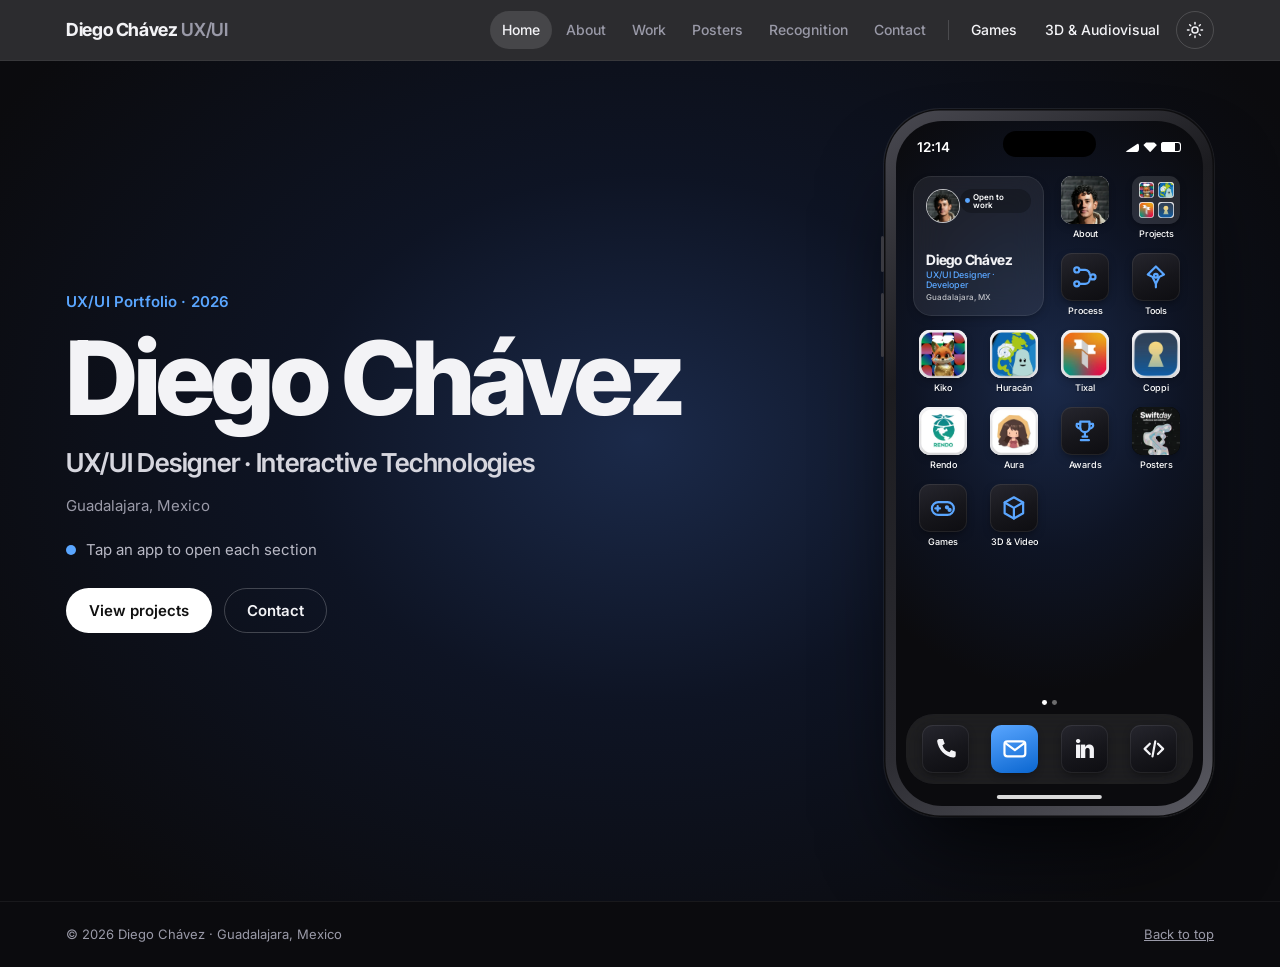
<file: ux/index.html>
<!doctype html>
<html lang="en">
<head>
<meta charset="utf-8">
<meta name="viewport" content="width=device-width, initial-scale=1, viewport-fit=cover">
<title>Diego Chávez UX/UI Portfolio</title>
<meta name="claude:viewport-fit-sides" content="cover">
<meta name="description" content="UX/UI designer and SwiftUI developer from Guadalajara, Mexico. Six projects, from research to code.">
<link rel="preconnect" href="https://fonts.googleapis.com">
<link rel="preconnect" href="https://fonts.gstatic.com" crossorigin>
<link rel="stylesheet" href="https://fonts.googleapis.com/css2?family=Inter+Tight:wght@600;700;800&family=Inter:wght@400;500;600&display=swap">
<style>
/* Layout: Apple-keynote rhythm — light content sections, full-bleed dark title bands per project with gradient display type, phone mockups as the hero of each case. */
:root{
  --bg:#f4f4f6; --surface:#ffffff; --surface-2:#ececf0; --fg:#1b1b1f; --muted:#666672; --line:#dedee4;
  --accent:#0a66d0; --accent-soft:#e3eefb;
  --night:#0b0b0e; --night-2:#16161b; --night-fg:#f3f3f6; --night-muted:#9a9aa8;
  --chip-fg:#1b1b1f;
  --display:"Inter Tight","Inter",system-ui,-apple-system,"Segoe UI",Roboto,sans-serif;
  --body:"Inter",system-ui,-apple-system,"Segoe UI",Roboto,sans-serif;
  --r-lg:28px; --r-md:18px; --r-sm:12px;
  --shadow:0 18px 40px -22px rgba(20,20,40,.35);
  --wrap:1180px;
}
@media (prefers-color-scheme: dark){:root:not([data-theme="light"]){
  --bg:#0f0f13; --surface:#18181e; --surface-2:#22222a; --fg:#f1f1f5; --muted:#a0a0ad; --line:#2c2c35;
  --accent:#5aa6ff; --accent-soft:#16263b; --shadow:0 18px 40px -22px rgba(0,0,0,.8); color-scheme:dark}}
:root[data-theme="dark"]{
  --bg:#0f0f13; --surface:#18181e; --surface-2:#22222a; --fg:#f1f1f5; --muted:#a0a0ad; --line:#2c2c35;
  --accent:#5aa6ff; --accent-soft:#16263b; --shadow:0 18px 40px -22px rgba(0,0,0,.8); color-scheme:dark}
*{box-sizing:border-box}
[hidden]{display:none!important}
html{scroll-behavior:smooth;scroll-padding-top:72px}
@media (prefers-reduced-motion: reduce){html{scroll-behavior:auto}*{transition:none!important;animation:none!important}}
body{margin:0;background:var(--bg);color:var(--fg);font:400 16px/1.6 var(--body);-webkit-font-smoothing:antialiased;overflow-x:hidden}
body::before{content:"";position:fixed;inset:0 0 auto;height:env(safe-area-inset-top,0px);z-index:60;background:var(--night)}
img{max-width:100%;display:block;height:auto}
a{color:inherit}
h1,h2,h3{font-family:var(--display);letter-spacing:-.025em;line-height:1.05;margin:0;text-wrap:balance}
p{margin:0}
:focus-visible{outline:3px solid var(--accent);outline-offset:3px;border-radius:6px}
.wrap{max-width:var(--wrap);margin:0 auto;padding-left:max(16px,env(safe-area-inset-left,0px));padding-right:max(16px,env(safe-area-inset-right,0px))}
.eyebrow{font:600 15px/1.2 var(--body);color:var(--accent);letter-spacing:.01em}
.section{padding-block:clamp(64px,10vw,120px)}
.sec-head{display:grid;gap:12px;text-align:center;justify-items:center;margin-bottom:clamp(32px,5vw,56px)}
.sec-head h2{font-size:clamp(34px,5.4vw,60px);font-weight:700}
.sec-head p{color:var(--muted);max-width:60ch}

/* Header */
.site-head{position:sticky;top:env(safe-area-inset-top,0px);z-index:50;background:color-mix(in srgb,var(--night) 86%,transparent);backdrop-filter:saturate(1.4) blur(14px);-webkit-backdrop-filter:saturate(1.4) blur(14px);color:var(--night-fg);border-bottom:1px solid rgba(255,255,255,.06)}
.head-in{display:flex;align-items:center;gap:20px;height:60px}
.brand{font:700 18px/1 var(--display);letter-spacing:-.02em;text-decoration:none;white-space:nowrap}
.brand span{color:var(--night-muted);font-weight:600}
.nav{display:flex;gap:4px;margin-left:auto;align-items:center}
.nav a{font-size:14px;font-weight:500;text-decoration:none;color:var(--night-muted);padding:8px 12px;border-radius:999px;transition:color .2s,background .2s}
.nav a:hover{color:var(--night-fg)}
.nav a.active{color:var(--night-fg);background:rgba(255,255,255,.1)}
.nav .sep{width:1px;height:20px;background:rgba(255,255,255,.15);margin:0 6px}
.nav a.ext{color:var(--night-fg)}
.icon-btn{appearance:none;border:1px solid rgba(255,255,255,.16);background:transparent;color:var(--night-fg);width:38px;height:38px;border-radius:999px;display:grid;place-items:center;cursor:pointer;flex:none}
.icon-btn:hover{background:rgba(255,255,255,.08)}
.icon-btn svg{width:18px;height:18px}
.menu-btn{display:none}
@media (max-width:960px){
  .menu-btn{display:grid;margin-left:auto}
  .nav{position:fixed;inset:calc(60px + env(safe-area-inset-top,0px)) 0 auto 0;flex-direction:column;align-items:stretch;gap:2px;background:var(--night);padding:12px max(16px,env(safe-area-inset-right,0px)) 20px max(16px,env(safe-area-inset-left,0px));border-bottom:1px solid rgba(255,255,255,.08);transform:translateY(-8px);opacity:0;pointer-events:none;transition:opacity .2s,transform .2s}
  .nav.open{opacity:1;transform:none;pointer-events:auto}
  .nav a{padding:12px 14px;font-size:16px}
  .nav .sep{width:auto;height:1px;margin:6px 0}
}

/* Buttons */
.btn{display:inline-flex;align-items:center;gap:8px;font:600 15px/1 var(--body);padding:14px 22px;border-radius:999px;text-decoration:none;border:1px solid transparent;cursor:pointer;transition:transform .15s,background .2s}
.btn:hover{transform:translateY(-1px)}
.btn-primary{background:#fff;color:#111}
.btn-ghost{border-color:rgba(255,255,255,.22);color:var(--night-fg);background:transparent}
.btn-ghost:hover{background:rgba(255,255,255,.08)}

/* Hero */
.hero{background:radial-gradient(60% 70% at 50% 45%,#1b2a4a 0%,#0e1424 45%,var(--night) 100%);color:var(--night-fg);position:relative;overflow:hidden}
.hero-in{position:relative;padding-block:clamp(88px,14vw,150px);text-align:center;display:grid;justify-items:center;gap:18px}
.hero .eyebrow{color:#5aa6ff}
.hero h1{font-size:clamp(52px,11vw,128px);font-weight:800;letter-spacing:-.04em}
.hero .role{font:600 clamp(18px,2.6vw,28px)/1.3 var(--display);color:#d6d6de;letter-spacing:-.01em}
.hero .loc{color:var(--night-muted);font-size:15px}
.hero-ctas{display:flex;flex-wrap:wrap;gap:12px;justify-content:center;margin-top:12px}
.hero-links{display:flex;gap:18px;flex-wrap:wrap;justify-content:center;font-size:14px}
.hero-links a{color:var(--night-muted);text-decoration:none}
.hero-links a:hover{color:var(--night-fg)}
.float{position:absolute;width:clamp(44px,5vw,72px);border-radius:22%;background:#fff;padding:6px;box-shadow:0 20px 40px -12px rgba(0,0,0,.6);animation:bob 7s ease-in-out infinite}
.float img{border-radius:18%}
.f1{left:4%;top:38%;transform:rotate(-6deg)}
.f2{left:30%;top:18%;opacity:.55;width:44px;animation-delay:-2s}
.f3{right:18%;top:25%;opacity:.7;width:50px;animation-delay:-4s}
.f4{right:9%;top:46%;animation-delay:-1s}
.f5{left:2%;bottom:16%;animation-delay:-3s}
.f6{right:12%;bottom:6%;transform:rotate(5deg);animation-delay:-5s}
@keyframes bob{50%{translate:0 -10px}}
@media (max-width:720px){.f2,.f3,.f4{display:none}.f1{top:8%;left:6%}.f5{bottom:6%}.f6{bottom:6%}}

/* About */
.about{background:var(--night);color:var(--night-fg)}
.about-grid{display:grid;grid-template-columns:minmax(0,.8fr) minmax(0,1.4fr);gap:clamp(28px,5vw,64px);align-items:center}
.about-photo{border-radius:var(--r-lg);overflow:hidden;aspect-ratio:3/4;max-width:100%}
.about-photo img{width:100%;height:100%;object-fit:cover}
.about-text{display:grid;gap:20px;min-width:0}
.about-text .eyebrow{color:#5aa6ff}
.about-text h2{font-size:clamp(34px,5vw,56px);font-weight:700}
.about-text p{color:#b9b9c5;font-size:clamp(16px,1.6vw,19px);max-width:58ch}
.stats{display:grid;grid-template-columns:repeat(3,minmax(0,1fr));gap:12px}
.stat{background:var(--night-2);border-radius:var(--r-md);padding:20px}
.stat b{display:block;font:700 clamp(26px,3vw,34px)/1.1 var(--display);margin-bottom:6px}
.stat span{color:var(--night-muted);font-size:14px;line-height:1.4;display:block}
@media (max-width:760px){.about-grid{grid-template-columns:1fr}.about-photo{max-width:340px;aspect-ratio:4/5}.stats{grid-template-columns:1fr 1fr}}

/* Process */
.steps{display:grid;grid-template-columns:repeat(4,minmax(0,1fr));gap:14px;list-style:none;padding:0;margin:0}
.step{background:var(--surface);border-radius:var(--r-md);padding:28px 24px;display:grid;gap:6px;align-content:start}
.step .n{font:700 34px/1 var(--display);color:var(--accent);margin-bottom:12px;font-variant-numeric:tabular-nums}
.step h3{font-size:22px}
.step p{color:var(--muted)}
@media (max-width:860px){.steps{grid-template-columns:1fr 1fr}}
@media (max-width:440px){.steps{grid-template-columns:1fr}}

/* Tools */
.tools{display:grid;grid-template-columns:repeat(4,minmax(0,1fr));gap:14px;align-items:start}
.tool-card{background:var(--surface);border-radius:var(--r-md);padding:22px}
.tool-card h3{font:600 17px/1.2 var(--body);letter-spacing:0;margin-bottom:14px}
.tool-card ul{list-style:none;margin:0;padding:0;display:grid;gap:10px}
.tool-card li{display:flex;align-items:center;gap:12px;font-size:15px}
.tool-card li img{width:32px;height:32px;border-radius:8px;background:#fff;flex:none}
@media (max-width:860px){.tools{grid-template-columns:1fr 1fr}}
@media (max-width:440px){.tools{grid-template-columns:1fr}}

/* Work grid */
.filters{display:flex;flex-wrap:wrap;gap:8px;justify-content:center;margin-bottom:36px}
.chip{appearance:none;border:1px solid var(--line);background:var(--surface);color:var(--fg);font:500 14px/1 var(--body);padding:10px 16px;border-radius:999px;cursor:pointer}
.chip[aria-pressed="true"]{background:var(--fg);color:var(--bg);border-color:var(--fg)}
.cards{display:grid;grid-template-columns:repeat(3,minmax(0,1fr));gap:16px}
.card{background:var(--surface);border-radius:var(--r-lg);padding:22px;display:grid;grid-template-columns:auto 1fr;gap:16px;align-items:center;text-decoration:none;transition:transform .2s,box-shadow .2s}
.card:hover{transform:translateY(-3px);box-shadow:var(--shadow)}
.card img{width:76px;height:76px;border-radius:22%;object-fit:cover}
.card h3{font-size:22px;margin-bottom:2px}
.card .cat{color:var(--muted);font-size:14px}
.card .go{grid-column:1/-1;display:flex;justify-content:space-between;align-items:center;border-top:1px solid var(--line);padding-top:14px;font-size:14px;font-weight:600;color:var(--accent)}
.card .tags{display:flex;gap:6px;flex-wrap:wrap}
.card .tags span{font-size:12px;font-weight:500;color:var(--muted);background:var(--surface-2);padding:4px 9px;border-radius:999px}
.card[hidden]{display:none}
@media (max-width:900px){.cards{grid-template-columns:1fr 1fr}}
@media (max-width:560px){.cards{grid-template-columns:1fr}}

/* Case study */
.case-band{background:var(--night);color:var(--night-fg);text-align:center;overflow:hidden;position:relative}
.case-band::before{content:"";position:absolute;inset:auto 0 0 0;height:70%;background:radial-gradient(50% 60% at 50% 100%,var(--glow),transparent 70%);opacity:.55;pointer-events:none}
.case-band .wrap{position:relative;padding-top:clamp(64px,9vw,110px);display:grid;justify-items:center;gap:14px}
.case-band .num{color:var(--night-muted);font-weight:600;font-size:16px}
.case-band h2{font-size:clamp(46px,9vw,112px);font-weight:800;letter-spacing:-.04em;line-height:.98}
.grad{background:linear-gradient(90deg,var(--g1),var(--g2),var(--g3));-webkit-background-clip:text;background-clip:text;color:transparent}
.dim{background:linear-gradient(180deg,var(--g2),transparent 115%);-webkit-background-clip:text;background-clip:text;color:transparent;opacity:.75}
.case-band .peek{width:min(640px,92%);margin-top:clamp(20px,3vw,36px);position:relative;perspective:1300px;
  /* soft oval vignette so the image's own background never shows a hard rectangle */
  -webkit-mask-image:radial-gradient(62% 88% at 50% 38%,#000 58%,transparent 100%),linear-gradient(180deg,#000 62%,transparent 98%);
  mask-image:radial-gradient(62% 88% at 50% 38%,#000 58%,transparent 100%),linear-gradient(180deg,#000 62%,transparent 98%);
  -webkit-mask-composite:source-in;mask-composite:intersect}
.case-band .peek.clean{-webkit-mask-image:none;mask-image:none;width:min(600px,92%)}
.case-band .peek.cut{-webkit-mask-image:linear-gradient(180deg,#000 60%,transparent 97%);mask-image:linear-gradient(180deg,#000 60%,transparent 97%);width:min(640px,92%)}
.case-band .peek img{filter:drop-shadow(0 30px 40px rgba(0,0,0,.45))}
.case-band .peek img{width:100%}
.case-body{padding-block:clamp(56px,8vw,96px);display:grid;gap:clamp(56px,8vw,96px)}
.intro{display:grid;grid-template-columns:minmax(0,1fr) minmax(0,1fr);gap:clamp(24px,4vw,56px);align-items:center}
.intro-text{display:grid;gap:18px;min-width:0}
.intro-text h3{font-size:clamp(32px,4.4vw,52px);font-weight:700}
.intro-text .lede{color:var(--muted);font-size:clamp(17px,1.7vw,20px)}
.facts{margin:0;display:grid}
.facts div{border-top:1px solid var(--line);padding-block:14px;display:grid;gap:4px}
.facts dt{font-size:14px;color:var(--muted);font-weight:500}
.facts dd{margin:0}
.intro-img{border-radius:var(--r-lg);overflow:hidden;background:var(--surface)}
.intro-img img{width:100%;cursor:zoom-in}
@media (max-width:820px){.intro{grid-template-columns:1fr}}
.users-head{text-align:center;display:grid;gap:8px;margin-bottom:28px}
.users-head h4,.flow h4{font:700 clamp(28px,4vw,44px)/1.1 var(--display);letter-spacing:-.025em;margin:0;text-wrap:balance}
.personas{display:grid;grid-template-columns:repeat(3,minmax(0,1fr));gap:14px}
.persona{background:var(--surface);border-radius:var(--r-lg);padding:24px;display:grid;gap:10px;align-content:start;text-align:left}
.persona .q{justify-self:center;font-weight:600;font-size:15px;padding:8px 14px;border-radius:10px;background:var(--qbg);color:var(--chip-fg);text-align:center}
.persona .av{justify-self:center;width:64px;height:64px;border-radius:50%;background:var(--qbg);display:grid;place-items:center;font-size:32px}
.persona h5{font:600 20px/1.2 var(--display);text-align:center;margin:2px 0 6px}
.persona b{color:var(--accent);font-size:14px;font-weight:600}
.persona p{color:var(--muted);font-size:15px;line-height:1.5}
@media (max-width:820px){.personas{grid-template-columns:1fr}}
.flow{display:grid;gap:14px;text-align:center;justify-items:center}
.steps-inline{display:flex;flex-wrap:wrap;gap:6px;justify-content:center;list-style:none;padding:0;margin:4px 0 8px}
.steps-inline li{font-size:14px;color:var(--muted);background:var(--surface);border:1px solid var(--line);padding:6px 12px;border-radius:999px}
.flow-img{border-radius:var(--r-lg);overflow:hidden;width:100%;background:#fff}
.flow-img img{width:100%;cursor:zoom-in}
.case-nav{display:flex;justify-content:space-between;gap:12px;flex-wrap:wrap}
.case-nav a{font-weight:600;font-size:15px;text-decoration:none;color:var(--accent);padding:10px 0}
.case-nav a:hover{text-decoration:underline}

.k{--g1:#d7ffe6;--g2:#7fe39a;--g3:#2fc1f2;--glow:#0f6b39;--q1:#ece6fb;--q2:#dcf1e3;--q3:#fbe1e3}
.h{--g1:#fff1bf;--g2:#ffb25c;--g3:#f2865a;--glow:#7a4310;--q1:#fcefd2;--q2:#dcf1e3;--q3:#e0e8f6}
.t{--g1:#ffdcae;--g2:#ff8b67;--g3:#ff3f80;--glow:#7a2a10;--q1:#fde4d3;--q2:#ece6fb;--q3:#dcf1e3}
.c{--g1:#fff0b0;--g2:#e6d3a3;--g3:#88a6f2;--glow:#1d2e6b;--q1:#fcefd2;--q2:#e0e8f6;--q3:#ece6fb}
.r{--g1:#cbfff0;--g2:#6ee6c0;--g3:#7bd86a;--glow:#0d5a4a;--q1:#d7f0f2;--q2:#dcf1e3;--q3:#fcefd2}
.a{--g1:#ffc6ec;--g2:#c98bf0;--g3:#8a5bd8;--glow:#4a1f7a}
.persona:nth-child(1){--qbg:var(--q1)}.persona:nth-child(2){--qbg:var(--q2)}.persona:nth-child(3){--qbg:var(--q3)}

/* Aura dark case */
.case-dark{background:linear-gradient(180deg,var(--night) 0%,#1a0f2a 100%);color:var(--night-fg)}
.case-dark .facts div{border-color:rgba(255,255,255,.12)}
.case-dark .facts dt{color:var(--night-muted)}
.case-dark .intro-text .lede{color:var(--night-muted)}
.case-dark .eyebrow{color:#d6a6ff}
.case-dark .intro-img,.case-dark .flow-img{background:transparent}
.case-dark .flow h4{color:var(--night-fg)}
.case-dark .flow p{color:var(--night-muted)}
.case-dark .case-nav a{color:#d6a6ff}

/* Recognition */
.rec-grid{display:grid;grid-template-columns:minmax(0,.9fr) minmax(0,1.1fr);gap:clamp(24px,4vw,56px);align-items:start}
.rec-left{display:grid;gap:16px}
.rec-left h2{font-size:clamp(36px,5vw,58px);font-weight:700;margin-bottom:8px}
.award{border-radius:var(--r-md);padding:22px 24px;background:var(--surface)}
.award.top{background:#1e1e22;color:#fff}
.award.top span{color:#a8a8b2}
.award b{display:block;font:700 26px/1.2 var(--display);letter-spacing:-.02em}
.award span{color:var(--muted);font-size:15px}
.part{background:var(--surface);border-radius:var(--r-lg);padding:24px 28px}
.part h3{font:600 17px/1.2 var(--body);letter-spacing:0;margin-bottom:10px}
.part table{width:100%;border-collapse:collapse;font-size:15px}
.part td{border-top:1px solid var(--line);padding:12px 6px}
.part td:last-child{text-align:right;color:var(--muted);white-space:nowrap;font-variant-numeric:tabular-nums}
@media (max-width:820px){.rec-grid{grid-template-columns:1fr}}

/* Contact */
.contact{background:radial-gradient(60% 80% at 50% 100%,#1b2a4a 0%,var(--night) 70%);color:var(--night-fg);text-align:center}
.contact .wrap{padding-block:clamp(80px,12vw,140px);display:grid;justify-items:center;gap:18px}
.contact .eyebrow{color:#5aa6ff}
.contact h2{font-size:clamp(40px,8vw,96px);font-weight:800;letter-spacing:-.04em}
.mail{display:flex;flex-wrap:wrap;gap:10px;align-items:center;justify-content:center;margin-top:8px}
.mail code{font:600 clamp(17px,2.4vw,24px)/1.3 var(--body);user-select:all;word-break:break-all}
.copy{appearance:none;border:1px solid rgba(255,255,255,.22);background:transparent;color:var(--night-fg);font:600 14px/1 var(--body);padding:10px 16px;border-radius:999px;cursor:pointer}
.copy:hover{background:rgba(255,255,255,.08)}
.contact .meta{color:var(--night-muted);font-size:15px}
.contact .meta a{color:#5aa6ff;text-decoration:none}
.others{display:flex;flex-wrap:wrap;gap:12px;justify-content:center;margin-top:18px}
footer{background:var(--night);color:var(--night-muted);font-size:13px;border-top:1px solid rgba(255,255,255,.06)}
footer .wrap{padding-block:22px;display:flex;justify-content:space-between;gap:12px;flex-wrap:wrap}
footer a{color:var(--night-muted)}

/* Back to top */
.totop{position:fixed;right:calc(18px + env(safe-area-inset-right,0px));bottom:calc(18px + env(safe-area-inset-bottom,0px));z-index:40;width:46px;height:46px;border-radius:50%;border:0;background:var(--fg);color:var(--bg);display:grid;place-items:center;cursor:pointer;box-shadow:var(--shadow);opacity:0;pointer-events:none;transition:opacity .25s}
.totop.show{opacity:1;pointer-events:auto}
.totop svg{width:20px;height:20px}

/* Lightbox */
.lb{position:fixed;inset:0;z-index:100;background:rgba(6,6,10,.92);display:grid;grid-template-columns:auto 1fr auto;align-items:center;gap:8px;padding:calc(56px + env(safe-area-inset-top,0px)) max(12px,env(safe-area-inset-right,0px)) calc(24px + env(safe-area-inset-bottom,0px)) max(12px,env(safe-area-inset-left,0px))}
.lb img{max-height:calc(100vh - 120px);max-width:100%;margin:auto;border-radius:14px;object-fit:contain}
.lb .lb-btn{appearance:none;border:1px solid rgba(255,255,255,.2);background:rgba(255,255,255,.06);color:#fff;width:44px;height:44px;border-radius:50%;cursor:pointer;display:grid;place-items:center}
.lb .lb-btn svg{width:20px;height:20px}
.lb .lb-close{position:absolute;top:calc(12px + env(safe-area-inset-top,0px));right:calc(12px + env(safe-area-inset-right,0px))}
.lb .lb-cap{position:absolute;left:0;right:0;bottom:calc(8px + env(safe-area-inset-bottom,0px));text-align:center;color:#bbb;font-size:13px}
.toast{position:fixed;left:50%;bottom:calc(24px + env(safe-area-inset-bottom,0px));translate:-50% 0;background:var(--fg);color:var(--bg);padding:10px 16px;border-radius:999px;font-size:14px;font-weight:600;z-index:120}

/* ===== Tabs: one view at a time, animated between tabs ===== */
.view{display:none}
.view.is-active{display:block}
main{min-height:calc(100vh - 60px)}
.tabs{position:relative;display:flex;gap:2px;isolation:isolate}
.tabs a,.subnav a{position:relative;z-index:1}
.nav .tabs a.active{background:transparent}
.pill{position:absolute;z-index:0;top:0;left:0;height:100%;width:0;border-radius:999px;background:rgba(255,255,255,.12);
  transition:transform .45s cubic-bezier(.2,.8,.2,1),width .45s cubic-bezier(.2,.8,.2,1),opacity .2s;opacity:0;pointer-events:none}
.pill.on{opacity:1}
@media (max-width:960px){.tabs{flex-direction:column;align-items:stretch}.tabs .pill{display:none}.nav .tabs a.active{background:rgba(255,255,255,.1)}}

/* Project sub-tabs */
.subnav{position:sticky;top:calc(60px + env(safe-area-inset-top,0px));z-index:45;background:color-mix(in srgb,var(--bg) 82%,transparent);
  backdrop-filter:saturate(1.4) blur(14px);-webkit-backdrop-filter:saturate(1.4) blur(14px);border-bottom:1px solid var(--line)}
.subnav-in{position:relative;display:flex;gap:4px;overflow-x:auto;scrollbar-width:none;padding-block:10px;isolation:isolate}
.subnav-in::-webkit-scrollbar{display:none}
.subnav a{flex:none;font-size:14px;font-weight:600;text-decoration:none;color:var(--muted);padding:8px 14px;border-radius:999px;white-space:nowrap;transition:color .25s}
.subnav a:hover{color:var(--fg)}
.subnav a.active{color:var(--bg)}
.subnav .pill{background:var(--fg);top:10px;height:calc(100% - 20px)}

/* Case icon (shared element with the project card) */
.case-icon{width:84px;height:84px;border-radius:22%;object-fit:cover;box-shadow:0 10px 26px -12px rgba(0,0,0,.6)}

/* Staggered reveal inside the tab that just opened */
.rv{opacity:0;transform:translateY(18px)}
.view.is-active .rv{animation:rise .6s cubic-bezier(.2,.8,.2,1) both;animation-delay:calc(var(--i,0) * 55ms + 120ms)}
@keyframes rise{to{opacity:1;transform:none}}

/* View Transitions API: slide + fade + scale, direction-aware */
@view-transition{navigation:none}
main{view-transition-name:page}
.site-head{view-transition-name:sitehead}
.subnav{view-transition-name:subnav}
::view-transition-old(sitehead){display:none}
::view-transition-new(sitehead){animation:none}
::view-transition-group(page){animation-duration:.55s;animation-timing-function:cubic-bezier(.2,.8,.2,1)}
::view-transition-old(page){animation:.38s cubic-bezier(.4,0,1,1) both vt-out}
::view-transition-new(page){animation:.55s cubic-bezier(.2,.8,.2,1) both vt-in}
html[data-dir="back"]::view-transition-old(page){animation-name:vt-out-back}
html[data-dir="back"]::view-transition-new(page){animation-name:vt-in-back}
::view-transition-old(subnav),::view-transition-new(subnav){animation-duration:.3s}
::view-transition-group(*){animation-duration:.55s;animation-timing-function:cubic-bezier(.2,.8,.2,1)}
@keyframes vt-out{to{opacity:0;transform:translateX(-6%) scale(.97);filter:blur(4px)}}
@keyframes vt-in{from{opacity:0;transform:translateX(8%) scale(.98);filter:blur(6px)}}
@keyframes vt-out-back{to{opacity:0;transform:translateX(6%) scale(.97);filter:blur(4px)}}
@keyframes vt-in-back{from{opacity:0;transform:translateX(-8%) scale(.98);filter:blur(6px)}}

/* Fallback for browsers without View Transitions */
.view.enter{animation:vt-in .55s cubic-bezier(.2,.8,.2,1) both}
html[data-dir="back"] .view.enter{animation-name:vt-in-back}

@media (prefers-reduced-motion: reduce){
  ::view-transition-group(*),::view-transition-old(*),::view-transition-new(*){animation:none!important}
  .rv{opacity:1;transform:none}
}

/* ===== Home: iPhone home screen ===== */
.hero{min-height:calc(100vh - 60px)}
.home-grid{display:grid;grid-template-columns:minmax(0,1fr) auto;gap:clamp(32px,6vw,96px);align-items:center;padding-block:clamp(28px,4vw,48px)}
.home-copy{display:grid;gap:14px;justify-items:start;text-align:left}
.home-copy h1{font-size:clamp(48px,8vw,104px);font-weight:800;letter-spacing:-.04em}
.home-copy .role{font:600 clamp(18px,2.2vw,26px)/1.3 var(--display);color:#d6d6de}
.home-copy .loc{color:var(--night-muted)}
.hint{display:flex;align-items:center;gap:10px;color:#b9b9c5;font-size:15px;margin-top:6px}
.tap{width:10px;height:10px;border-radius:50%;background:#5aa6ff;box-shadow:0 0 0 0 rgba(90,166,255,.6);animation:ping 2s infinite}
@keyframes ping{70%{box-shadow:0 0 0 10px rgba(90,166,255,0)}100%{box-shadow:0 0 0 0 rgba(90,166,255,0)}}
.iphone{--w:clamp(250px,min(27vw,calc((100vh - 140px) * 9 / 19.3)),330px);width:var(--w);aspect-ratio:9/19.3;padding:calc(var(--w)*.035);border-radius:calc(var(--w)*.17);
  background:linear-gradient(145deg,#4a4a52,#1c1c20 30%,#2d2d33 70%,#5a5a62);box-shadow:0 0 0 1.5px #0d0d0f inset,0 50px 90px -30px rgba(0,0,0,.85),0 0 0 1px rgba(255,255,255,.08);position:relative}
.iphone::before,.iphone::after{content:"";position:absolute;width:3px;border-radius:2px;background:#3a3a41;left:-3px}
.iphone::before{top:18%;height:5%}.iphone::after{top:26%;height:9%}
.screen{container-type:inline-size;position:relative;height:100%;border-radius:calc(var(--w)*.14);overflow:hidden;display:flex;flex-direction:column;color:#fff;
  background:radial-gradient(80% 45% at 50% 38%,#1b2a4a 0%,#0e1424 55%,var(--night) 100%)}
.status{display:flex;align-items:center;justify-content:space-between;padding:4.2cqw 7cqw 0;height:13cqw;font:600 4.4cqw/1 var(--body)}
.island{position:absolute;left:50%;top:3.2cqw;translate:-50% 0;width:30cqw;height:8.6cqw;border-radius:99px;background:#000}
.sys{display:flex;gap:1.4cqw;align-items:center}
.sys i{display:block;background:#fff;border-radius:1cqw}
.sig{width:4.6cqw;height:3cqw;clip-path:polygon(0 100%,100% 0,100% 100%)}
.wifi{width:4.4cqw;height:3.2cqw;clip-path:polygon(50% 100%,0 25%,20% 0,80% 0,100% 25%)}
.bat{width:6.6cqw;height:3.2cqw;border-radius:1cqw!important;box-shadow:inset 0 0 0 .35cqw #fff;background:linear-gradient(90deg,#fff 70%,transparent 70%)!important}
.apps{display:grid;grid-template-columns:repeat(4,1fr);grid-auto-rows:min-content;gap:4.6cqw 3.4cqw;padding:5cqw 5.5cqw 0;flex:1;align-content:start}
.app{display:grid;justify-items:center;gap:1.6cqw;text-decoration:none;color:#fff;-webkit-tap-highlight-color:transparent}
.app .ic{width:15.6cqw;height:15.6cqw;border-radius:22.5%;overflow:hidden;display:grid;place-items:center;background:#fff;box-shadow:0 1.2cqw 3cqw -1cqw rgba(0,0,0,.45);transition:transform .18s cubic-bezier(.3,.7,.4,1.4),filter .18s}
.app .ic img{width:100%;height:100%;object-fit:cover}
.app .ic svg{width:58%;height:58%}
.app .al{font:500 2.95cqw/1.1 var(--body);text-shadow:0 1px 3px rgba(0,0,0,.4);white-space:nowrap;max-width:20cqw;overflow:hidden;text-overflow:ellipsis}
.app:hover .ic{transform:scale(1.07)}
.app:active .ic{transform:scale(.9);filter:brightness(.85)}
.app:focus-visible{outline:none}.app:focus-visible .ic{outline:2px solid #fff;outline-offset:2px}
.t-about .ic img{object-position:50% 20%}
.t-folder .ic{background:rgba(255,255,255,.12);backdrop-filter:blur(10px);-webkit-backdrop-filter:blur(10px)}
.folder{display:grid;grid-template-columns:1fr 1fr;gap:1.3cqw;width:74%;height:74%}
.folder img{border-radius:22%;width:100%;height:100%;object-fit:cover}
.t-process .ic,.t-tools .ic,.t-awards .ic,.t-games .ic,.t-av .ic,.t-phone .ic,.t-li .ic,.t-gh .ic{
  background:linear-gradient(160deg,#26262e,var(--night-2) 55%,#0d0d11);color:var(--night-fg);box-shadow:inset 0 0 0 .3cqw rgba(255,255,255,.08),0 1.2cqw 3cqw -1cqw rgba(0,0,0,.6)}
.t-process .ic svg,.t-tools .ic svg,.t-awards .ic svg,.t-games .ic svg,.t-av .ic svg{color:#5aa6ff}
.t-mail .ic{background:linear-gradient(160deg,#5aa6ff,#0a66d0);color:#fff}
.t-li .li{font:800 8cqw/1 var(--display);letter-spacing:-.04em}
.widget{grid-column:span 2;grid-row:span 2;align-self:stretch;display:flex;flex-direction:column;justify-content:flex-end;gap:.6cqw;padding:4cqw;border-radius:6cqw;
  background:rgba(255,255,255,.07);border:1px solid rgba(255,255,255,.08);backdrop-filter:blur(16px);-webkit-backdrop-filter:blur(16px);box-shadow:0 1.2cqw 3cqw -1cqw rgba(0,0,0,.35);text-align:left;justify-items:start;transition:transform .18s}
.widget:hover{transform:scale(1.03)}.widget:active{transform:scale(.96)}
.w-top{display:flex;align-items:flex-start;justify-content:space-between;width:100%;margin-bottom:auto}
.w-top img{width:11cqw;height:11cqw;border-radius:50%;object-fit:cover;object-position:50% 20%;border:.5cqw solid rgba(255,255,255,.7)}
.w-status{display:flex;align-items:center;gap:1cqw;font:600 2.6cqw/1 var(--body);background:rgba(0,0,0,.25);padding:1.2cqw 1.8cqw;border-radius:99px}
.w-status i{width:1.6cqw;height:1.6cqw;border-radius:50%;background:#5aa6ff}
.w-name{font:700 4.6cqw/1.1 var(--display);color:var(--night-fg);letter-spacing:-.02em}
.w-role{font:500 2.9cqw/1.2 var(--body);color:#5aa6ff}
.w-loc{font:500 2.6cqw/1.2 var(--body);opacity:.7}
.dots{display:flex;gap:1.6cqw;justify-content:center;padding:3cqw 0}
.dots i{width:1.6cqw;height:1.6cqw;border-radius:50%;background:rgba(255,255,255,.4)}.dots i.on{background:#fff}
.dock{display:grid;grid-template-columns:repeat(4,1fr);gap:3.4cqw;margin:0 3.2cqw 7cqw;padding:3.6cqw 3.2cqw;border-radius:9cqw;background:rgba(255,255,255,.08);backdrop-filter:blur(18px);-webkit-backdrop-filter:blur(18px)}
.dock .al{display:none}
.homebar{position:absolute;left:50%;bottom:2.2cqw;translate:-50% 0;width:34cqw;height:1.4cqw;border-radius:9px;background:#fff;opacity:.85}
/* icons pop in when Home opens */
.view.is-active:not(.no-pop) .app{animation:pop .55s cubic-bezier(.3,1.4,.5,1) both;animation-delay:calc(var(--i,0) * 35ms + 150ms)}
@keyframes pop{from{opacity:0;transform:scale(.4)}}
@media (max-width:820px){
  .home-grid{grid-template-columns:1fr;justify-items:center;text-align:center}
  .home-copy{justify-items:center;text-align:center}
  .iphone{--w:min(330px,86vw)}
}
/* App open / close overlay */
.app-ov{position:fixed;z-index:90;pointer-events:none;overflow:hidden;display:grid;place-items:center}
.app-ov img,.app-ov .glyph{width:100%;height:100%;object-fit:cover}
@media (prefers-reduced-motion: reduce){.view.is-active .app{animation:none}.tap{animation:none}}

/* ===== Project launch screen (app splash) ===== */
.launch{position:fixed;z-index:95;overflow:hidden;pointer-events:none;color:#fff;
  background:radial-gradient(75% 55% at 50% 52%,var(--glow) 0%,#0b0b0e 75%)}
.launch .l-in{position:absolute;inset:0;display:grid;place-items:center}
.launch .l-icon{display:block;object-fit:cover;border-radius:22.5%;box-shadow:0 30px 60px -20px rgba(0,0,0,.7)}
.launch .l-name{position:absolute;left:0;right:0;top:calc(50% + 76px);text-align:center;font:800 clamp(28px,4vw,40px)/1.05 var(--display);letter-spacing:-.03em;
  background:linear-gradient(90deg,var(--g1),var(--g2),var(--g3));-webkit-background-clip:text;background-clip:text;color:transparent;opacity:0}
.launch .l-foot{position:absolute;left:0;right:0;bottom:calc(9% + env(safe-area-inset-bottom,0px));display:grid;justify-items:center;gap:14px;opacity:0}
.launch .l-bar{width:150px;height:4px;border-radius:9px;background:rgba(255,255,255,.12);overflow:hidden}
.launch .l-bar i{display:block;height:100%;transform-origin:left;transform:scaleX(0);background:linear-gradient(90deg,var(--g2),var(--g3))}
.launch .l-from{font:500 13px/1.3 var(--body);color:var(--night-muted);text-align:center}
.launch .l-from b{display:block;font:700 15px/1.2 var(--display);color:var(--night-fg);letter-spacing:-.01em}

/* ===== 3D devices: they rise out of the page and tilt with the cursor ===== */
.case-band .wrap{perspective:1600px}
.case-band .peek{transform-origin:50% 100%;transform-style:preserve-3d}
.case-band .peek .dev{display:block;transform-style:preserve-3d;transform:translateY(var(--ly,0px)) rotateX(calc(var(--rx,0deg) + var(--lean,0deg))) rotateY(var(--ry,0deg)) scale(var(--ls,1));
  transition:transform .5s cubic-bezier(.2,.8,.2,1);will-change:transform}
.case-band .peek .dev::after{content:"";position:absolute;inset:0;pointer-events:none;mix-blend-mode:soft-light;opacity:var(--glare,0);transition:opacity .4s;
  background:radial-gradient(40% 50% at var(--gx,50%) var(--gy,30%),rgba(255,255,255,.55),transparent 70%);
  -webkit-mask:var(--src) center/100% 100% no-repeat;mask:var(--src) center/100% 100% no-repeat}
.view.is-active .case-band .peek{animation:emerge 1.25s cubic-bezier(.16,1,.3,1) both;animation-delay:.18s}
@keyframes emerge{
  0%{opacity:0;transform:translate3d(0,160px,-120px) rotateX(68deg) scale(.82)}
  35%{opacity:1}
  100%{opacity:1;transform:none}}
/* Screens further down the case study flip up as they scroll into view */
.dev3d{transform-origin:50% 100%;opacity:0;transform:perspective(1300px) translate3d(0,70px,-60px) rotateX(32deg) scale(.95);
  transition:opacity .7s ease,transform 1.1s cubic-bezier(.16,1,.3,1)}
.dev3d.in{opacity:1;transform:perspective(1300px) none}
@media (prefers-reduced-motion: reduce){
  .view.is-active .case-band .peek{animation:none}
  .dev3d{opacity:1;transform:none;transition:none}
  .case-band .peek .dev{transition:none;transform:none}
}

/* Device images with transparent backgrounds: no card behind them */
.intro-img,.flow-img{background:transparent!important;border-radius:0;overflow:visible}
.intro-img img,.flow-img img{filter:drop-shadow(0 24px 34px rgba(0,0,0,.22))}
.case-dark .intro-img img,.case-dark .flow-img img{filter:none}
.intro-img img{max-height:620px;width:auto;max-width:100%;margin-inline:auto}

/* ===== Posters ===== */
.posters{display:flex;flex-wrap:wrap;justify-content:center;align-items:flex-start;gap:clamp(28px,4vw,48px) clamp(20px,3vw,40px)}
.poster{margin:0;display:grid;gap:14px;width:min(100%,360px);perspective:1200px}
.poster-frame{appearance:none;border:0;padding:0;background:none;cursor:zoom-in;border-radius:14px;display:block;
  transform:rotateX(var(--rx,0deg)) rotateY(var(--ry,0deg));transition:transform .45s cubic-bezier(.2,.8,.2,1),box-shadow .3s;
  box-shadow:0 30px 60px -28px rgba(0,0,0,.6)}
.poster-frame img{border-radius:14px;width:100%;height:auto;cursor:zoom-in}
.poster-frame:hover{box-shadow:0 40px 70px -26px rgba(0,0,0,.7)}
.poster figcaption{display:grid;gap:2px}
.poster figcaption b{font:700 20px/1.2 var(--display);letter-spacing:-.02em}
.poster figcaption span{color:var(--muted);font-size:14px}
.poster-frame video{display:block;width:100%;height:auto;border-radius:14px;background:#000;cursor:pointer}
.poster-frame.is-video{cursor:pointer;position:relative}
.poster-frame .badge{position:absolute;top:12px;left:12px;font:600 12px/1 var(--body);color:#fff;background:rgba(0,0,0,.55);backdrop-filter:blur(8px);-webkit-backdrop-filter:blur(8px);padding:7px 10px;border-radius:99px;letter-spacing:.02em}
.poster-frame.paused .badge::after{content:" · paused"}
.poster.wide{width:min(100%,960px);flex-basis:100%;max-width:960px}
.t-posters .ic{background:#000}
.t-posters .ic img{object-fit:cover;object-position:50% 30%}
</style>
</head>
<body>
<header class="site-head">
  <div class="wrap head-in">
    <a class="brand" href="#home">Diego Chávez <span>UX/UI</span></a>
    <button class="icon-btn menu-btn" id="menuBtn" aria-label="Open menu" aria-expanded="false" aria-controls="nav">
      <svg viewBox="0 0 24 24" fill="none" stroke="currentColor" stroke-width="2" stroke-linecap="round"><path d="M4 7h16M4 12h16M4 17h16"/></svg>
    </button>
    <nav class="nav" id="nav" aria-label="Main">
      <span class="tabs" id="tabs">
        <span class="pill" id="pill" aria-hidden="true"></span>
        <a href="#home" data-tab="home">Home</a>
        <a href="#about" data-tab="about">About</a>
        <a href="#work" data-tab="work">Work</a>
        <a href="#posters" data-tab="posters">Posters</a>
        <a href="#recognition" data-tab="recognition">Recognition</a>
        <a href="#contact" data-tab="contact">Contact</a>
      </span>
      <span class="sep" aria-hidden="true"></span>
      <a class="ext" href="https://kxze.github.io/portfolio/games/">Games</a>
      <a class="ext" href="https://kxze.github.io/portfolio/audiovisual/">3D &amp; Audiovisual</a>
      <button class="icon-btn" id="themeBtn" aria-label="Switch color theme" title="Switch color theme">
        <svg viewBox="0 0 24 24" fill="none" stroke="currentColor" stroke-width="2" stroke-linecap="round"><circle cx="12" cy="12" r="4"/><path d="M12 2v2M12 20v2M4.9 4.9l1.4 1.4M17.7 17.7l1.4 1.4M2 12h2M20 12h2M4.9 19.1l1.4-1.4M17.7 6.3l1.4-1.4"/></svg>
      </button>
    </nav>
  </div>
</header>

<nav class="subnav" id="subnav" aria-label="Projects" hidden>
  <div class="wrap subnav-in" id="subtabs">
    <span class="pill" id="subpill" aria-hidden="true"></span>
    <a href="#work" data-tab="work">All</a>
    <a href="#kiko" data-tab="kiko">Kiko</a>
    <a href="#huracan" data-tab="huracan">Mi Primer Huracán</a>
    <a href="#tixal" data-tab="tixal">Tixal</a>
    <a href="#coppi" data-tab="coppi">Coppi</a>
    <a href="#rendo" data-tab="rendo">Rendo</a>
    <a href="#aura" data-tab="aura">Aura</a>
  </div>
</nav>

<main id="top">
<section class="hero view" id="home" data-view="home" aria-label="Introduction">
  <div class="wrap home-grid">
    <div class="home-copy">
      <p class="eyebrow">UX/UI Portfolio · 2026</p>
      <h1>Diego Chávez</h1>
      <p class="role">UX/UI Designer · Interactive Technologies</p>
      <p class="loc">Guadalajara, Mexico</p>
      <p class="hint"><span class="tap" aria-hidden="true"></span>Tap an app to open each section</p>
      <div class="hero-ctas">
        <a class="btn btn-primary" href="#work">View projects</a>
        <a class="btn btn-ghost" href="#contact">Contact</a>
      </div>
    </div>
    <div class="iphone" role="group" aria-label="Portfolio home screen">
      <div class="screen">
        <div class="status"><span class="clock" id="clock">9:41</span><span class="island" aria-hidden="true"></span><span class="sys" aria-hidden="true"><i class="sig"></i><i class="wifi"></i><i class="bat"></i></span></div>
        <nav class="apps" aria-label="Sections"><a class="widget app" href="#about" data-app="about"><span class="w-top"><img src="assets/diego.webp?v=b33061c8" alt=""><span class="w-status"><i></i>Open to work</span></span><span class="w-name">Diego Chávez</span><span class="w-role">UX/UI Designer · Developer</span><span class="w-loc">Guadalajara, MX</span></a><a class="app t-about" href="#about" data-app="about"><span class="ic"><img src="assets/diego.webp?v=b33061c8" alt=""></span><span class="al">About</span></a><a class="app t-folder" href="#work" data-app="work"><span class="ic"><span class="folder"><img src="assets/icon-kiko.webp?v=5ef0bf1e" alt=""><img src="assets/icon-huracan.webp?v=33b0c92d" alt=""><img src="assets/icon-tixal.webp?v=3eabf5e6" alt=""><img src="assets/icon-coppi.webp?v=e3782ac7" alt=""></span></span><span class="al">Projects</span></a><a class="app t-process" href="#process"><span class="ic"><svg viewBox="0 0 24 24" fill="none" stroke="currentColor" stroke-width="1.9" stroke-linecap="round" stroke-linejoin="round" aria-hidden="true"><circle cx="5" cy="6" r="2.2"/><circle cx="19" cy="12" r="2.2"/><circle cx="5" cy="18" r="2.2"/><path d="M7.2 6h5a4 4 0 0 1 4 4v0M7.2 18h5a4 4 0 0 0 4-4"/></svg></span><span class="al">Process</span></a><a class="app t-tools" href="#tools"><span class="ic"><svg viewBox="0 0 24 24" fill="none" stroke="currentColor" stroke-width="1.9" stroke-linecap="round" stroke-linejoin="round" aria-hidden="true"><path d="M12 3l7 7-4 2-3 6-3-6-4-2z"/><circle cx="12" cy="11" r="1.6"/><path d="M12 18v3"/></svg></span><span class="al">Tools</span></a><a class="app " href="#kiko" data-app="kiko"><span class="ic"><img src="assets/icon-kiko.webp?v=5ef0bf1e" alt=""></span><span class="al">Kiko</span></a><a class="app " href="#huracan" data-app="huracan"><span class="ic"><img src="assets/icon-huracan.webp?v=33b0c92d" alt=""></span><span class="al">Huracán</span></a><a class="app " href="#tixal" data-app="tixal"><span class="ic"><img src="assets/icon-tixal.webp?v=3eabf5e6" alt=""></span><span class="al">Tixal</span></a><a class="app " href="#coppi" data-app="coppi"><span class="ic"><img src="assets/icon-coppi.webp?v=e3782ac7" alt=""></span><span class="al">Coppi</span></a><a class="app " href="#rendo" data-app="rendo"><span class="ic"><img src="assets/icon-rendo.webp?v=2082717d" alt=""></span><span class="al">Rendo</span></a><a class="app " href="#aura" data-app="aura"><span class="ic"><img src="assets/icon-aura.webp?v=d1adc533" alt=""></span><span class="al">Aura</span></a><a class="app t-awards" href="#recognition" data-app="recognition"><span class="ic"><svg viewBox="0 0 24 24" fill="none" stroke="currentColor" stroke-width="1.9" stroke-linecap="round" stroke-linejoin="round" aria-hidden="true"><path d="M8 4h8v5a4 4 0 0 1-8 0z"/><path d="M8 6H5a3 3 0 0 0 3 4M16 6h3a3 3 0 0 1-3 4M12 13v4M8.5 20h7M10 17h4"/></svg></span><span class="al">Awards</span></a><a class="app t-posters" href="#posters" data-app="posters"><span class="ic"><img src="assets/poster-swiftday-thumb.webp?v=78cdc2ae" alt=""></span><span class="al">Posters</span></a><a class="app t-games" href="https://kxze.github.io/portfolio/games/"><span class="ic"><svg viewBox="0 0 24 24" fill="none" stroke="currentColor" stroke-width="1.9" stroke-linecap="round" stroke-linejoin="round" aria-hidden="true"><rect x="2.5" y="7" width="19" height="11" rx="5.5"/><path d="M7.5 10.5v4M5.5 12.5h4"/><circle cx="15.5" cy="11.5" r=".9" fill="currentColor"/><circle cx="17.8" cy="13.8" r=".9" fill="currentColor"/></svg></span><span class="al">Games</span></a><a class="app t-av" href="https://kxze.github.io/portfolio/audiovisual/"><span class="ic"><svg viewBox="0 0 24 24" fill="none" stroke="currentColor" stroke-width="1.9" stroke-linecap="round" stroke-linejoin="round" aria-hidden="true"><path d="M12 2.8l8 4.6v9.2l-8 4.6-8-4.6V7.4z"/><path d="M4 7.4l8 4.6 8-4.6M12 12v9.2"/></svg></span><span class="al">3D &amp; Video</span></a></nav>
        <div class="dots" aria-hidden="true"><i class="on"></i><i></i></div>
        <nav class="dock" aria-label="Contact"><a class="app t-phone" href="tel:+523332506601"><span class="ic"><svg viewBox="0 0 24 24" fill="none" stroke="currentColor" stroke-width="1.9" stroke-linecap="round" stroke-linejoin="round" aria-hidden="true"><path d="M6.5 3.5h3l1.5 4-2 1.3a10 10 0 0 0 6.2 6.2l1.3-2 4 1.5v3a2 2 0 0 1-2.2 2A16.5 16.5 0 0 1 4.5 5.7a2 2 0 0 1 2-2.2z" fill="currentColor" stroke="none"/></svg></span><span class="al">Phone</span></a><a class="app t-mail" href="#contact" data-app="contact"><span class="ic"><svg viewBox="0 0 24 24" fill="none" stroke="currentColor" stroke-width="1.9" stroke-linecap="round" stroke-linejoin="round" aria-hidden="true"><rect x="3" y="5.5" width="18" height="13" rx="2.5"/><path d="M3.8 7l8.2 6 8.2-6"/></svg></span><span class="al">Contact</span></a><a class="app t-li" href="https://www.linkedin.com/in/diego-cha" target="_blank" rel="noopener"><span class="ic"><b class="li">in</b></span><span class="al">LinkedIn</span></a><a class="app t-gh" href="https://github.com/Kxze" target="_blank" rel="noopener"><span class="ic"><svg viewBox="0 0 24 24" fill="none" stroke="currentColor" stroke-width="1.9" stroke-linecap="round" stroke-linejoin="round" aria-hidden="true"><path d="M8.5 7.5L4 12l4.5 4.5M15.5 7.5L20 12l-4.5 4.5M13.2 5.5l-2.4 13"/></svg></span><span class="al">GitHub</span></a></nav>
        <span class="homebar" aria-hidden="true"></span>
      </div>
    </div>
  </div>
</section>

<div class="view" data-view="about">
<section class="about section" id="about">
  <div class="wrap about-grid">
    <div class="about-photo"><img src="assets/diego.webp?v=b33061c8" alt="Portrait of Diego Chávez" width="560" height="761"></div>
    <div class="about-text">
      <p class="eyebrow">About me</p>
      <h2>Design you can use. And build.</h2>
      <p>I study Design, Art and Interactive Technologies at the University of Guadalajara. I blend branding, graphic design and UX/UI with SwiftUI development to speak the language of clients, creatives and developers.</p>
      <div class="stats">
        <div class="stat"><b>8</b><span>hackathons and challenges since 2024</span></div>
        <div class="stat"><b>1st</b><span>place, CUAAD Hackathon 2025</span></div>
        <div class="stat"><b>ES · EN</b><span>native Spanish, conversational English</span></div>
      </div>
    </div>
  </div>
</section>

<section class="section" id="process">
  <div class="wrap">
    <div class="sec-head"><p class="eyebrow">How I work</p><h2>From concept to code.</h2></div>
    <ol class="steps">
      <li class="step"><span class="n">01</span><h3>Research</h3><p>Users, context and client goals.</p></li>
      <li class="step"><span class="n">02</span><h3>Define</h3><p>Flows, architecture and layouts.</p></li>
      <li class="step"><span class="n">03</span><h3>Prototype</h3><p>Wireframes and interactive prototypes.</p></li>
      <li class="step"><span class="n">04</span><h3>Build</h3><p>Handoff or SwiftUI development.</p></li>
    </ol>
  </div>
</section>

<section class="section" id="tools" style="padding-top:0">
  <div class="wrap">
    <div class="sec-head"><p class="eyebrow">Tools</p><h2>The software I master.</h2></div>
    <div class="tools">
      <div class="tool-card"><h3>UX/UI Design</h3><ul>
        <li><img src="assets/tool-figma.webp?v=2db98011" alt="">Figma</li><li><img src="assets/tool-framer.webp?v=8591257f" alt="">Framer</li><li><img src="assets/tool-protopie.webp?v=7ac8b361" alt="">ProtoPie</li><li><img src="assets/tool-marvel.webp?v=bb091f88" alt="">Marvel</li></ul></div>
      <div class="tool-card"><h3>Design &amp; production</h3><ul>
        <li><img src="assets/tool-ps.webp?v=b703f505" alt="">Photoshop</li><li><img src="assets/tool-ai.webp?v=c3191878" alt="">Illustrator</li><li><img src="assets/tool-id.webp?v=f6a5e77c" alt="">InDesign</li><li><img src="assets/tool-ae.webp?v=050c5bde" alt="">After Effects</li><li><img src="assets/tool-procreate.webp?v=3dd9d786" alt="">Procreate</li><li><img src="assets/tool-blender.webp?v=3b154612" alt="">Blender</li><li><img src="assets/tool-davinci.webp?v=c17c6381" alt="">DaVinci Resolve</li></ul></div>
      <div class="tool-card"><h3>Frontend</h3><ul>
        <li><img src="assets/tool-swiftui.webp?v=1d5d4d30" alt="">SwiftUI</li><li><img src="assets/tool-html.webp?v=8198e5fa" alt="">HTML</li><li><img src="assets/tool-css.webp?v=a8d9d76d" alt="">CSS</li></ul></div>
      <div class="tool-card"><h3>Backend</h3><ul>
        <li><img src="assets/tool-swift.webp?v=5bf706da" alt="">Swift</li><li><img src="assets/tool-python.webp?v=d27bb619" alt="">Python</li><li><img src="assets/tool-c.webp?v=4caf0bf0" alt="">C</li><li><img src="assets/tool-cpp.webp?v=4dc16739" alt="">C++</li><li><img src="assets/tool-gdscript.webp?v=fbe78c50" alt="">GDScript</li></ul></div>
    </div>
  </div>
</section>
</div>

<section class="section view" id="work" data-view="work">
  <div class="wrap">
    <div class="sec-head"><p class="eyebrow">Projects</p><h2>Six projects. One way of thinking.</h2></div>
    <div class="filters" role="group" aria-label="Filter projects">
      <button class="chip" data-filter="all" aria-pressed="true">All</button>
      <button class="chip" data-filter="app" aria-pressed="false">Mobile apps</button>
      <button class="chip" data-filter="play" aria-pressed="false">Games &amp; play</button>
      <button class="chip" data-filter="edu" aria-pressed="false">Education</button>
      <button class="chip" data-filter="impact" aria-pressed="false">Social impact</button>
    </div>
    <div class="cards" id="cards">
      <a class="card" href="#kiko" data-tags="app"><img src="assets/icon-kiko.webp?v=5ef0bf1e" alt="" data-vt="icon-kiko"><div><h3>Kiko</h3><p class="cat">iOS app · World Cup 2026</p></div><div class="go"><span class="tags"><span>UI lead</span><span>iOS</span></span>Case study →</div></a>
      <a class="card" href="#huracan" data-tags="app play edu impact"><img src="assets/icon-huracan.webp?v=33b0c92d" alt="" data-vt="icon-huracan"><div><h3>Mi Primer Huracán</h3><p class="cat">Educational app</p></div><div class="go"><span class="tags"><span>UI + dev</span><span>Kids</span></span>Case study →</div></a>
      <a class="card" href="#tixal" data-tags="app"><img src="assets/icon-tixal.webp?v=3eabf5e6" alt="" data-vt="icon-tixal"><div><h3>Tixal</h3><p class="cat">Cultural tourism</p></div><div class="go"><span class="tags"><span>Team lead</span><span>Guadalajara</span></span>Case study →</div></a>
      <a class="card" href="#coppi" data-tags="app impact"><img src="assets/icon-coppi.webp?v=e3782ac7" alt="" data-vt="icon-coppi"><div><h3>Coppi</h3><p class="cat">Well-being</p></div><div class="go"><span class="tags"><span>Hackathon</span><span>UX research</span></span>Case study →</div></a>
      <a class="card" href="#rendo" data-tags="app play edu impact"><img src="assets/icon-rendo.webp?v=2082717d" alt="" data-vt="icon-rendo"><div><h3>Rendo</h3><p class="cat">Environmental education</p></div><div class="go"><span class="tags"><span>SpriteKit</span><span>Ranking</span></span>Case study →</div></a>
      <a class="card" href="#aura" data-tags="play"><img src="assets/icon-aura.webp?v=d1adc533" alt="" data-vt="icon-aura"><div><h3>Aura</h3><p class="cat">Video game</p></div><div class="go"><span class="tags"><span>Level design</span><span>Godot</span></span>Case study →</div></a>
    </div>
  </div>
</section>

<!-- 01 Kiko -->
<article class="k view" id="kiko" data-view="kiko" aria-labelledby="kiko-t">
  <div class="case-band"><div class="wrap">
    <img class="case-icon" src="assets/icon-kiko.webp?v=5ef0bf1e" alt="" data-vt="icon-kiko" width="84" height="84">
    <p class="num">01 · Kiko</p>
    <h2 id="kiko-t"><span class="grad">The World Cup,</span><br><span class="dim">in your hand.</span></h2>
    <div class="peek clean cut"><span class="dev"><img src="assets/kiko-peek.webp?v=b1f01deb" alt="Kiko home screen with upcoming matches and the Zayu assistant" loading="lazy"></span></div>
  </div></div>
  <div class="wrap case-body">
    <div class="intro">
      <div class="intro-text">
        <p class="eyebrow">01 · Kiko</p>
        <h3>The World Cup, in your pocket.</h3>
        <p class="lede">Companion app for the 2026 World Cup: live matches, tickets in Wallet and an assistant featuring the mascot Zayu.</p>
        <dl class="facts"><div><dt>My role</dt><dd>I led the user interface design.</dd></div><div><dt>Focus</dt><dd>Clear layouts, translucent surfaces and graphics optimized for a global audience.</dd></div></dl>
      </div>
      <div class="intro-img"><img src="assets/kiko-hero.webp?v=9e01ce50" alt="Kiko app icon and home screen" loading="lazy" data-zoom></div>
    </div>
    <div>
      <div class="users-head"><p class="eyebrow">Kiko · Users</p><h4>Who are we designing for?</h4></div>
      <div class="personas">
        <div class="persona"><span class="q">What time does Mexico play?</span><span class="av" aria-hidden="true">🧑</span><h5>Casual fan</h5><b>Pain point</b><p>Match info is scattered across several apps.</p><b>User needs</b><p>See schedules and live scores at a glance.</p></div>
        <div class="persona"><span class="q">Where did I put my ticket?</span><span class="av" aria-hidden="true">👩</span><h5>Stadium-goer</h5><b>Pain point</b><p>Arrives without knowing the weather, time or entrance.</p><b>User needs</b><p>Ticket in Wallet and reminders to arrive on time.</p></div>
        <div class="persona"><span class="q">I'm in Mexico… now what?</span><span class="av" aria-hidden="true">🧳</span><h5>International tourist</h5><b>Pain point</b><p>Doesn't know the city or how to get around.</p><b>User needs</b><p>A friendly assistant to guide them through the tournament.</p></div>
      </div>
    </div>
    <div class="flow">
      <h4>Every screen, one clear task.</h4>
      <ul class="steps-inline"><li>Live matches</li><li>Match details</li><li>Ticket in Wallet</li><li>Zayu assistant always available</li></ul>
      <div class="flow-img"><img src="assets/kiko-flow.webp?v=8383fb82" alt="Five Kiko screens: Zayu assistant, match lineup, match list, Wallet ticket, home" loading="lazy" data-zoom></div>
    </div>
    <nav class="case-nav" aria-label="Project navigation"><a href="#work">← All projects</a><a href="#huracan">Next: Mi Primer Huracán →</a></nav>
  </div>
</article>

<!-- 02 Mi Primer Huracán -->
<article class="h view" id="huracan" data-view="huracan" aria-labelledby="hur-t">
  <div class="case-band"><div class="wrap">
    <img class="case-icon" src="assets/icon-huracan.webp?v=33b0c92d" alt="" data-vt="icon-huracan" width="84" height="84">
    <p class="num">02 · Mi Primer Huracán</p>
    <h2 id="hur-t"><span class="grad">Learn</span><br><span class="dim">to stay safe.</span></h2>
    <div class="peek clean"><span class="dev"><img src="assets/huracan-peek.webp?v=1fb5c2a4" alt="Mi Primer Huracán start screen with a coastal town and a Play button" loading="lazy" width="840" height="540"></span></div>
  </div></div>
  <div class="wrap case-body">
    <div class="intro">
      <div class="intro-text">
        <p class="eyebrow">02 · Mi Primer Huracán</p>
        <h3>Learning to stay safe.</h3>
        <p class="lede">An app that teaches children how to prevent and respond to natural disasters.</p>
        <dl class="facts"><div><dt>My role</dt><dd>Interface, visual identity and app development.</dd></div><div><dt>Solution</dt><dd>A friendly guide character and one-gesture mini-games that explain a serious topic without causing fear.</dd></div></dl>
      </div>
      <div class="intro-img"><img src="assets/huracan-hero.webp?v=586da310" alt="Mi Primer Huracán icon and two game screens" loading="lazy" data-zoom></div>
    </div>
    <div>
      <div class="users-head"><p class="eyebrow">Mi Primer Huracán · Users</p><h4>Who are we designing for?</h4></div>
      <div class="personas">
        <div class="persona"><span class="q">What is a hurricane?</span><span class="av" aria-hidden="true">🧒</span><h5>Child aged 6 to 10</h5><b>Pain point</b><p>Disaster topics scare or bore them.</p><b>User needs</b><p>Learning through play with a friendly character.</p></div>
        <div class="persona"><span class="q">How do I explain this?</span><span class="av" aria-hidden="true">👩</span><h5>Parent</h5><b>Pain point</b><p>Doesn't know how to talk about risk without scaring their kids.</p><b>User needs</b><p>An activity to pack the emergency backpack as a family.</p></div>
        <div class="persona"><span class="q">I need material for class</span><span class="av" aria-hidden="true">👨‍🏫</span><h5>Elementary teacher</h5><b>Pain point</b><p>There's little prevention material made for kids.</p><b>User needs</b><p>Short, clear mini-games to use in the classroom.</p></div>
      </div>
    </div>
    <div class="flow">
      <h4>Play to be prepared.</h4>
      <ul class="steps-inline"><li>Mini-game</li><li>Win or lose animation that teaches the consequences</li><li>Lives system</li></ul>
      <div class="flow-img"><img src="assets/huracan-flow.webp?v=fca29b81" alt="Four mini-game screens: the guide character, clearing a drain, a house on fire in a storm, and the start screen" loading="lazy" data-zoom></div>
    </div>
    <nav class="case-nav" aria-label="Project navigation"><a href="#kiko">← Kiko</a><a href="#tixal">Next: Tixal →</a></nav>
  </div>
</article>

<!-- 03 Tixal -->
<article class="t view" id="tixal" data-view="tixal" aria-labelledby="tix-t">
  <div class="case-band"><div class="wrap">
    <img class="case-icon" src="assets/icon-tixal.webp?v=3eabf5e6" alt="" data-vt="icon-tixal" width="84" height="84">
    <p class="num">03 · Tixal</p>
    <h2 id="tix-t"><span class="grad">Your city,</span><br><span class="dim">your ticket.</span></h2>
    <div class="peek clean cut"><span class="dev"><img src="assets/tixal-peek.webp?v=1a5e8a4a" alt="Tixal route screen to Museo Hospicio Cabañas" loading="lazy"></span></div>
  </div></div>
  <div class="wrap case-body">
    <div class="intro">
      <div class="intro-text">
        <p class="eyebrow">03 · Tixal</p>
        <h3>The city, one ticket away.</h3>
        <p class="lede">An app to discover cultural spots in Guadalajara (museums, parks and galleries): ticket purchase and public-transit route in a single flow.</p>
        <dl class="facts"><div><dt>My role</dt><dd>Lead of the design and development teams.</dd></div><div><dt>Outcome</dt><dd>I split the team into focused groups to speed up delivery and balanced engineering with visual design.</dd></div></dl>
      </div>
      <div class="intro-img"><img src="assets/tixal-hero.webp?v=74f9250b" alt="Tixal splash screen and route map" loading="lazy" data-zoom></div>
    </div>
    <div>
      <div class="users-head"><p class="eyebrow">Tixal · Users</p><h4>Who are we designing for?</h4></div>
      <div class="personas">
        <div class="persona"><span class="q">How do I get to the Cabañas?</span><span class="av" aria-hidden="true">🧳</span><h5>Tourist in Guadalajara</h5><b>Pain point</b><p>Doesn't know the public-transit routes.</p><b>User needs</b><p>Clear routes with estimated arrival time.</p></div>
        <div class="persona"><span class="q">What should I do this weekend?</span><span class="av" aria-hidden="true">🧑</span><h5>Young local</h5><b>Pain point</b><p>Doesn't know which museums there are or what they cost.</p><b>User needs</b><p>Discover places and buy tickets in one flow.</p></div>
        <div class="persona"><span class="q">There are four of us, how much is it?</span><span class="av" aria-hidden="true">👨‍👩‍👧‍👦</span><h5>Family</h5><b>Pain point</b><p>Buying several tickets at the box office is slow.</p><b>User needs</b><p>Pick adults and kids and pay from their phone.</p></div>
      </div>
    </div>
    <div class="flow">
      <h4>From cultural spot to your route.</h4>
      <ul class="steps-inline"><li>Choose a cultural spot</li><li>Buy a ticket</li><li>Pay</li><li>Check the route</li></ul>
      <div class="flow-img"><img src="assets/tixal-flow.webp?v=135f853f" alt="Three Tixal screens: splash, ticket order for Museo Cultural Cabañas, and transit route" loading="lazy" data-zoom></div>
    </div>
    <nav class="case-nav" aria-label="Project navigation"><a href="#huracan">← Mi Primer Huracán</a><a href="#coppi">Next: Coppi →</a></nav>
  </div>
</article>

<!-- 04 Coppi -->
<article class="c view" id="coppi" data-view="coppi" aria-labelledby="cop-t">
  <div class="case-band"><div class="wrap">
    <img class="case-icon" src="assets/icon-coppi.webp?v=e3782ac7" alt="" data-vt="icon-coppi" width="84" height="84">
    <p class="num">04 · Coppi</p>
    <h2 id="cop-t"><span class="grad">A breather,</span><br><span class="dim">right on time.</span></h2>
    <div class="peek clean cut"><span class="dev"><img src="assets/coppi-peek.webp?v=a8ee4ebc" alt="Coppi breathing exercise screen reading Inhala" loading="lazy"></span></div>
  </div></div>
  <div class="wrap case-body">
    <div class="intro">
      <div class="intro-text">
        <p class="eyebrow">04 · Coppi · Coppel Challenge, Hack 26</p>
        <h3>A breather, when it's needed most.</h3>
        <p class="lede">An emotional well-being app for employees: mood check-ins, breathing exercises and quick access to support.</p>
        <dl class="facts"><div><dt>My role</dt><dd>UX/UI design, research and prototyping.</dd></div><div><dt>Focus</dt><dd>Soft shapes, warm colors and a single action per screen so it never overwhelms in a moment of crisis.</dd></div></dl>
      </div>
      <div class="intro-img"><img src="assets/coppi-hero.webp?v=16728e3b" alt="Coppi icon, breathing screen and mood check-in" loading="lazy" data-zoom></div>
    </div>
    <div>
      <div class="users-head"><p class="eyebrow">Coppi · Users</p><h4>Who are we designing for?</h4></div>
      <div class="personas">
        <div class="persona"><span class="q">Today wasn't a good day</span><span class="av" aria-hidden="true">🧑‍💼</span><h5>Store employee</h5><b>Pain point</b><p>Heavy workload and little time to take a break.</p><b>User needs</b><p>Quick exercises to manage stress.</p></div>
        <div class="persona"><span class="q">I don't know who to talk to</span><span class="av" aria-hidden="true">👩</span><h5>New employee</h5><b>Pain point</b><p>Doesn't know the company's support services.</p><b>User needs</b><p>Direct access to the Mental and Emotional Well-being team.</p></div>
        <div class="persona"><span class="q">How is my team doing?</span><span class="av" aria-hidden="true">👨‍💼</span><h5>Area supervisor</h5><b>Pain point</b><p>Notices team burnout too late.</p><b>User needs</b><p>Understand what triggers distress to act in time.</p></div>
      </div>
    </div>
    <div class="flow">
      <h4>From feeling to support, in five steps.</h4>
      <ul class="steps-inline"><li>Log how you feel</li><li>What triggered it</li><li>Breathing and focus game</li><li>Reach out for support</li></ul>
      <div class="flow-img"><img src="assets/coppi-flow.webp?v=cd1cf74c" alt="Five Coppi screens: mood check-in, trigger selection, breathing, focus game, support call" loading="lazy" data-zoom></div>
    </div>
    <nav class="case-nav" aria-label="Project navigation"><a href="#tixal">← Tixal</a><a href="#rendo">Next: Rendo →</a></nav>
  </div>
</article>

<!-- 05 Rendo -->
<article class="r view" id="rendo" data-view="rendo" aria-labelledby="ren-t">
  <div class="case-band"><div class="wrap">
    <img class="case-icon" src="assets/icon-rendo.webp?v=2082717d" alt="" data-vt="icon-rendo" width="84" height="84">
    <p class="num">05 · Rendo</p>
    <h2 id="ren-t"><span class="grad">Play for</span><br><span class="dim">the planet.</span></h2>
    <div class="peek clean cut"><span class="dev"><img src="assets/rendo-peek.webp?v=f62f4db5" alt="Rendo missions screen with a low-poly planet" loading="lazy"></span></div>
  </div></div>
  <div class="wrap case-body">
    <div class="intro">
      <div class="intro-text">
        <p class="eyebrow">05 · Rendo</p>
        <h3>Caring for the planet, one mission at a time.</h3>
        <p class="lede">An environmental education app with missions, lessons and eco-adventures near your community.</p>
        <dl class="facts"><div><dt>What I did</dt><dd>I built the mini-games with SpriteKit, a score database and a ranking system.</dd></div></dl>
      </div>
      <div class="intro-img"><img src="assets/rendo-hero.webp?v=b2d10cc0" alt="Rendo adventures and missions screens" loading="lazy" data-zoom></div>
    </div>
    <div>
      <div class="users-head"><p class="eyebrow">Rendo · Users</p><h4>Who are we designing for?</h4></div>
      <div class="personas">
        <div class="persona"><span class="q">Why sort the trash?</span><span class="av" aria-hidden="true">🧒</span><h5>Student</h5><b>Pain point</b><p>Environmental topics feel distant and boring.</p><b>User needs</b><p>Missions and challenges that motivate them to learn.</p></div>
        <div class="persona"><span class="q">I want to help, but where?</span><span class="av" aria-hidden="true">🧑</span><h5>Young volunteer</h5><b>Pain point</b><p>Can't find eco activities near home.</p><b>User needs</b><p>Adventures in their community, like adopting a tree.</p></div>
        <div class="persona"><span class="q">How do I get them involved?</span><span class="av" aria-hidden="true">👩‍🏫</span><h5>Teacher</h5><b>Pain point</b><p>Struggles to keep the class engaged with the topic.</p><b>User needs</b><p>Scores and rankings that spark healthy competition.</p></div>
      </div>
    </div>
    <div class="flow">
      <h4>Learn, play and act.</h4>
      <ul class="steps-inline"><li>Missions</li><li>Educational game for kids</li><li>Ranking</li><li>Lessons</li><li>Flashcards</li><li>Adventures</li></ul>
      <div class="flow-img"><img src="assets/rendo-flow.webp?v=73b1d850" alt="Five Rendo screens: adopt a tree, adventures, missions, flashcards, learn" loading="lazy" data-zoom></div>
    </div>
    <nav class="case-nav" aria-label="Project navigation"><a href="#coppi">← Coppi</a><a href="#aura">Next: Aura →</a></nav>
  </div>
</article>

<!-- 06 Aura -->
<article class="a view" id="aura" data-view="aura" aria-labelledby="aur-t">
  <div class="case-band"><div class="wrap">
    <img class="case-icon" src="assets/icon-aura.webp?v=d1adc533" alt="" data-vt="icon-aura" width="84" height="84">
    <p class="num">06 · Aura</p>
    <h2 id="aur-t"><span class="grad">Enter</span> <span class="dim">the dream.</span></h2>
    <div class="peek" style="width:min(760px,96%)"><span class="dev"><img src="assets/aura-peek.webp?v=dd9152f2" alt="Aura key art on a desktop monitor" loading="lazy"></span></div>
  </div></div>
  <div class="case-dark">
    <div class="wrap case-body">
      <div class="intro">
        <div class="intro-text">
          <p class="eyebrow">06 · Aura</p>
          <h3>A demo in two months.</h3>
          <dl class="facts"><div><dt>What I did</dt><dd>I led level design and production, coordinating art and engineering.</dd></div><div><dt>Programming</dt><dd>I programmed all the player and game logic, except the menus and credits.</dd></div><div><dt>Focus</dt><dd>Visual coherence, color palettes and narrative consistency.</dd></div></dl>
        </div>
        <div class="intro-img"><img src="assets/aura-hero.webp?v=91fb5a6a" alt="Aura title art with the two main characters" loading="lazy" data-zoom></div>
      </div>
      <div class="flow">
        <h4>Worlds that feel made of paper.</h4>
        <p>Aura gameplay · Level design and art direction</p>
        <div class="flow-img"><img src="assets/aura-gameplay.webp?v=2a4a4b5b" alt="Two Aura gameplay screenshots: a flooded castle and Aura's bedroom" loading="lazy" data-zoom></div>
        <p style="margin-top:8px"><a class="btn btn-ghost" href="https://kxze.github.io/portfolio/games/">See the full level design breakdown →</a></p>
      </div>
      <nav class="case-nav" aria-label="Project navigation"><a href="#rendo">← Rendo</a><a href="#work">All projects ↑</a></nav>
    </div>
  </div>
</article>

<section class="section view" id="posters" data-view="posters" aria-labelledby="posters-t">
  <div class="wrap">
    <div class="sec-head"><p class="eyebrow">Graphic design</p><h2 id="posters-t">Posters.</h2><p>Editorial and event posters: typography, hierarchy and 3D art direction.</p></div>
    <div class="posters">
      <figure class="poster wide">
        <button class="poster-frame" type="button" aria-label="Open Design, Art and Interactive Tech poster"><img src="assets/poster-interactive.webp?v=badcbb67" alt="Horizontal poster: a pink-to-blue 3D tube knotted across a grainy gray background, with the words Interactive, Design, Art and Tech set along its curves" width="1920" height="1080" loading="lazy" data-zoom></button>
        <figcaption><b>Design · Art · Interactive Tech</b><span>Horizontal key visual · 3D, typography along a path</span></figcaption>
      </figure>
      <figure class="poster">
        <button class="poster-frame" type="button" aria-label="Open Swiftday poster"><img src="assets/poster-swiftday.webp?v=12a388cc" alt="Swiftday poster: chrome 3D shape on a black background with UX keywords, title Swiftday conferences and workshops, speakers Michelle Ayala and Paul Contreras" width="900" height="1600" loading="lazy" data-zoom></button>
        <figcaption><b>Swiftday</b><span>Conferences &amp; workshops poster · 3D, typography</span></figcaption>
      </figure>
      <figure class="poster">
        <button class="poster-frame is-video" type="button" aria-label="Pause or play the Swiftday motion poster"><video src="assets/poster-swiftday-motion.mp4?v=b364487d" poster="assets/poster-swiftday-motion.webp?v=93e151aa" width="480" height="848" autoplay muted loop playsinline preload="metadata" aria-label="Swiftday animated poster: glitch typography revealing the event date, CUAAD 20/03/26, and the talks"></video><span class="badge">Motion</span></button>
        <figcaption><b>Swiftday · Motion poster</b><span>Animated version for social media · kinetic typography, glitch</span></figcaption>
      </figure>
    </div>
  </div>
</section>

<section class="section view" id="recognition" data-view="recognition">
  <div class="wrap rec-grid">
    <div class="rec-left">
      <p class="eyebrow">Recognition</p>
      <h2>Proven under pressure.</h2>
      <div class="award top"><b>1st place</b><span>CUAAD Hackathon · April 2025</span></div>
      <div class="award"><b>Honorable mention</b><span>CUAAD Hackathon · March 2024</span></div>
    </div>
    <div class="part">
      <h3>Participation</h3>
      <table><tbody>
        <tr><td>City Science Hands-On</td><td>Aug 2026</td></tr>
        <tr><td>CSC 2025</td><td>Nov 2025</td></tr>
        <tr><td>Hack_athon Swift Changemakers Monterrey</td><td>May 2025</td></tr>
        <tr><td>Changemakers Social Challenge CDMX</td><td>Nov 2024</td></tr>
        <tr><td>Hack_athon Swift Changemakers Monterrey</td><td>Apr 2024</td></tr>
        <tr><td>Swift Student Challenge</td><td>Feb 2024</td></tr>
      </tbody></table>
    </div>
  </div>
</section>

<section class="contact view" id="contact" data-view="contact">
  <div class="wrap">
    <p class="eyebrow">Thank you</p>
    <h2>Let's design something together.</h2>
    <div class="mail"><code id="email">diego.gtz.chavez21@gmail.com</code><button class="copy" id="copyBtn" type="button">Copy email</button></div>
    <p class="meta">+52 33 3250 6601 · <a href="https://www.linkedin.com/in/diego-cha" target="_blank" rel="noopener">linkedin.com/in/diego-cha</a> · <a href="https://github.com/Kxze" target="_blank" rel="noopener">github.com/Kxze</a></p>
    <div class="others">
      <a class="btn btn-ghost" href="https://kxze.github.io/portfolio/games/">Level &amp; Game Design portfolio</a>
      <a class="btn btn-ghost" href="https://kxze.github.io/portfolio/audiovisual/">3D &amp; Audiovisual portfolio</a>
    </div>
  </div>
</section>
</main>

<footer><div class="wrap"><span>© 2026 Diego Chávez · Guadalajara, Mexico</span><span><a href="#top" data-top>Back to top</a></span></div></footer>

<button class="totop" id="toTop" aria-label="Back to top"><svg viewBox="0 0 24 24" fill="none" stroke="currentColor" stroke-width="2.2" stroke-linecap="round" stroke-linejoin="round"><path d="M12 19V5M5 12l7-7 7 7"/></svg></button>

<div class="lb" id="lb" hidden role="dialog" aria-modal="true" aria-label="Image viewer">
  <button class="lb-btn lb-close" id="lbClose" aria-label="Close"><svg viewBox="0 0 24 24" fill="none" stroke="currentColor" stroke-width="2.2" stroke-linecap="round"><path d="M6 6l12 12M18 6L6 18"/></svg></button>
  <button class="lb-btn" id="lbPrev" aria-label="Previous image"><svg viewBox="0 0 24 24" fill="none" stroke="currentColor" stroke-width="2.2" stroke-linecap="round"><path d="M15 6l-6 6 6 6"/></svg></button>
  <img id="lbImg" alt="">
  <button class="lb-btn" id="lbNext" aria-label="Next image"><svg viewBox="0 0 24 24" fill="none" stroke="currentColor" stroke-width="2.2" stroke-linecap="round"><path d="M9 6l6 6-6 6"/></svg></button>
  <p class="lb-cap" id="lbCap"></p>
</div>

<script>
(function(){
  const $=s=>document.querySelector(s), $$=s=>[...document.querySelectorAll(s)];
  // Theme toggle
  const root=document.documentElement;
  try{const t=localStorage.getItem('dc-theme'); if(t) root.dataset.theme=t;}catch(e){}
  $('#themeBtn').addEventListener('click',()=>{
    const dark = root.dataset.theme ? root.dataset.theme==='dark' : matchMedia('(prefers-color-scheme: dark)').matches;
    root.dataset.theme = dark ? 'light' : 'dark';
    try{localStorage.setItem('dc-theme',root.dataset.theme);}catch(e){}
  });
  // Mobile menu
  const nav=$('#nav'), mb=$('#menuBtn');
  mb.addEventListener('click',()=>{const o=nav.classList.toggle('open'); mb.setAttribute('aria-expanded',o); mb.setAttribute('aria-label',o?'Close menu':'Open menu');});
  nav.addEventListener('click',e=>{if(e.target.closest('a')){nav.classList.remove('open');mb.setAttribute('aria-expanded','false');}});
  // Back-to-top visibility
  function onScroll(){ $('#toTop').classList.toggle('show',window.scrollY>700); }
  addEventListener('scroll',onScroll,{passive:true}); onScroll();
  $('#toTop').addEventListener('click',()=>window.scrollTo({top:0,behavior:matchMedia('(prefers-reduced-motion: reduce)').matches?'auto':'smooth'}));
  // Filters
  $$('.chip').forEach(c=>c.addEventListener('click',()=>{
    $$('.chip').forEach(x=>x.setAttribute('aria-pressed',x===c));
    const f=c.dataset.filter;
    $$('#cards .card').forEach(card=>card.hidden = f!=='all' && !card.dataset.tags.split(' ').includes(f));
  }));
  // Copy email
  function toast(msg){const t=document.createElement('div');t.className='toast';t.textContent=msg;document.body.appendChild(t);setTimeout(()=>t.remove(),1800);}
  $('#copyBtn').addEventListener('click',()=>{
    const txt=$('#email').textContent;
    const sel=()=>{const r=document.createRange();r.selectNodeContents($('#email'));const s=getSelection();s.removeAllRanges();s.addRange(r);toast('Email selected, press Ctrl/⌘+C');};
    if(navigator.clipboard){navigator.clipboard.writeText(txt).then(()=>toast('Email copied'),sel);} else sel();
  });
  // Lightbox
  let zs=[]; let idx=0; const lb=$('#lb'), li=$('#lbImg'), cap=$('#lbCap'); let last=null;
  const viewImgs=()=>[...document.querySelectorAll('.view.is-active img[data-zoom]')];
  function show(i){idx=(i+zs.length)%zs.length; li.src=zs[idx].currentSrc||zs[idx].src; li.alt=zs[idx].alt; cap.textContent=zs[idx].alt+'  ·  '+(idx+1)+' / '+zs.length;}
  $$('img[data-zoom]').forEach(im=>{im.tabIndex=0; im.setAttribute('role','button');
    const open=()=>{last=im;zs=viewImgs();show(zs.indexOf(im));lb.hidden=false;document.body.style.overflow='hidden';$('#lbClose').focus();};
    im.addEventListener('click',open); im.addEventListener('keydown',e=>{if(e.key==='Enter'||e.key===' '){e.preventDefault();open();}});});
  function close(){lb.hidden=true;document.body.style.overflow='';last&&last.focus();}
  $('#lbClose').addEventListener('click',close);
  $('#lbPrev').addEventListener('click',()=>show(idx-1));
  $('#lbNext').addEventListener('click',()=>show(idx+1));
  lb.addEventListener('click',e=>{if(e.target===lb)close();});
  addEventListener('keydown',e=>{if(lb.hidden)return; if(e.key==='Escape')close(); if(e.key==='ArrowLeft')show(idx-1); if(e.key==='ArrowRight')show(idx+1);});
})();
</script>

<script>
/* Tab router with animated transitions (View Transitions API + CSS fallback) */
(function(){
  const order=['home','about','work','kiko','huracan','tixal','coppi','rendo','aura','posters','recognition','contact'];
  const projects=['kiko','huracan','tixal','coppi','rendo','aura'];
  const alias={top:'home',process:'about',tools:'about'};
  const views={}; document.querySelectorAll('[data-view]').forEach(v=>views[v.dataset.view]=v);
  const tabs=document.getElementById('tabs'), pill=document.getElementById('pill');
  const subnav=document.getElementById('subnav'), subtabs=document.getElementById('subtabs'), subpill=document.getElementById('subpill');
  const reduce=matchMedia('(prefers-reduced-motion: reduce)');
  let current=null;

  // Mark content blocks for the staggered reveal
  const RV='.home-copy > *, .poster, .about-photo, .about-text > *, .stat, .sec-head, .step, .tool-card, .chip, .card, .case-band .wrap > *:not(.peek), .intro-text > *, .users-head, .persona, .flow > *:not(.flow-img), .case-nav, .rec-left > *, .part, .contact .wrap > *';
  Object.values(views).forEach(v=>v.querySelectorAll(RV).forEach((el,i)=>{el.classList.add('rv');el.style.setProperty('--i',Math.min(i,14));}));

  function resolve(hash){
    let id=(hash||'').replace('#','')||'home';
    id=alias[id]||id;
    return views[id]?id:'home';
  }
  function movePill(container,p,id){
    const a=container.querySelector('a[data-tab="'+id+'"]');
    container.querySelectorAll('a[data-tab]').forEach(x=>{const on=x===a;x.classList.toggle('active',on);on?x.setAttribute('aria-current','page'):x.removeAttribute('aria-current');});
    if(!a){p.classList.remove('on');return;}
    p.style.width=a.offsetWidth+'px'; p.style.transform='translateX('+a.offsetLeft+'px)'; p.classList.add('on');
    if(container===subtabs){const l=a.offsetLeft-container.clientWidth/2+a.offsetWidth/2;container.scrollTo({left:l,behavior:reduce.matches?'auto':'smooth'});}
  }
  function syncNav(id){
    const top=projects.includes(id)?'work':id;
    movePill(tabs,pill,top);
    const inWork=id==='work'||projects.includes(id);
    subnav.hidden=!inWork;
    if(inWork) movePill(subtabs,subpill,id);
    document.title=(id==='home'?'':(views[id].querySelector('h2,h1')?.textContent.replace(/\s+/g,' ').trim().slice(0,40)+' · '))+'Diego Chávez UX/UI Portfolio';
  }
  function swap(id,anchor){
    if(current==='home'&&id!=='home') views.home.classList.remove('no-pop');
    if(current) views[current].classList.remove('is-active','enter');
    const v=views[id]; v.classList.add('is-active');
    // restart the reveal animation
    v.querySelectorAll('.rv').forEach(el=>{el.style.animation='none';void el.offsetWidth;el.style.animation='';});
    current=id; syncNav(id);
    document.querySelectorAll('.poster video').forEach(vd=>{ if(id==='posters'&&!vd.closest('.paused')){vd.play().catch(()=>{});} else vd.pause(); });
    const pk=v.querySelector('.case-band .peek .dev'); if(pk) ['--lean','--ly','--ls'].forEach(p=>pk.style.removeProperty(p));
    if(typeof io!=='undefined'&&io) v.querySelectorAll('.dev3d').forEach(el=>{el.classList.remove('in');io.observe(el);});
    const target=anchor&&document.getElementById(anchor);
    if(target&&target!==v) target.scrollIntoView({block:'start'}); else window.scrollTo(0,0);
  }
  function go(hash,push,src){
    if(typeof launching!=='undefined'&&launching) return;
    const raw=(hash||'').replace('#','');
    const id=resolve(hash);
    if(id===current){ if(raw&&raw!==id&&document.getElementById(raw)) document.getElementById(raw).scrollIntoView({behavior:reduce.matches?'auto':'smooth'}); else window.scrollTo({top:0,behavior:reduce.matches?'auto':'smooth'}); return; }
    if(push) history.pushState(null,'','#'+(raw||id));
    const back=current&&order.indexOf(id)<order.indexOf(current);
    document.documentElement.dataset.dir=back?'back':'fwd';
    const anchor=raw!==id?raw:null;
    if(!current||reduce.matches){swap(id,anchor);return;}
    // Projects open like an app: icon → splash/loading screen → case study
    if(projects.includes(id)){
      const ic=src&&((src.closest('.app')&&src.closest('.app').querySelector('.ic'))||(src.closest('.card')&&src.closest('.card').querySelector('img')));
      launch(id,anchor,ic);return;
    }
    // iOS-style: open an app from the Home screen, or close back into its icon
    const fromApp=current==='home'&&src&&src.closest('.app');
    if(fromApp){openApp(fromApp,id,anchor);return;}
    if(id==='home'){const ic=homeIcon(current); if(ic){closeApp(ic,id);return;}}
    nameCards(projects.includes(id)?id:null,projects.includes(current)?current:null);
    if(document.startViewTransition){
      document.startViewTransition(()=>swap(id,anchor));
    }else{
      swap(id,anchor); views[id].classList.add('enter');
    }
  }
  // Shared element names: card icon ↔ case icon of the same project
  // Only the project being opened/closed morphs, so the other icons fade with the page
  document.querySelectorAll('.case-icon[data-vt]').forEach(el=>el.style.viewTransitionName=el.dataset.vt);
  function nameCards(a,b){
    document.querySelectorAll('.card img[data-vt]').forEach(el=>{
      const p=el.dataset.vt.slice(5); el.style.viewTransitionName=(p===a||p===b)?el.dataset.vt:'none';
    });
  }

  document.addEventListener('click',e=>{
    const a=e.target.closest('a[href^="#"]'); if(!a||e.metaKey||e.ctrlKey||e.shiftKey) return;
    e.preventDefault();
    if(a.hasAttribute('data-top')){window.scrollTo({top:0,behavior:reduce.matches?'auto':'smooth'});return;}
    go(a.getAttribute('href'),true,a);
  });
  addEventListener('popstate',()=>go(location.hash,false));
  addEventListener('resize',()=>current&&syncNav(current));
  document.fonts&&document.fonts.ready.then(()=>current&&syncNav(current));

  // ← / → move between projects
  addEventListener('keydown',e=>{
    if(!projects.includes(current)||!document.getElementById('lb').hidden||e.target.closest('input,textarea')) return;
    const i=projects.indexOf(current);
    if(e.key==='ArrowRight'&&i<projects.length-1) go('#'+projects[i+1],true);
    if(e.key==='ArrowLeft'&&i>0) go('#'+projects[i-1],true);
  });
  // Swipe between projects on touch screens
  let sx=null,sy=null;
  addEventListener('touchstart',e=>{const t=e.touches[0];sx=t.clientX;sy=t.clientY;},{passive:true});
  addEventListener('touchend',e=>{
    if(sx===null||!projects.includes(current)) return;
    const t=e.changedTouches[0],dx=t.clientX-sx,dy=t.clientY-sy; sx=null;
    if(Math.abs(dx)<70||Math.abs(dy)>Math.abs(dx)*.6) return;
    const i=projects.indexOf(current);
    if(dx<0&&i<projects.length-1) go('#'+projects[i+1],true);
    if(dx>0&&i>0) go('#'+projects[i-1],true);
  },{passive:true});

  // ---- Home screen: app open / close ----
  const ease='cubic-bezier(.2,.9,.25,1)';
  const night='#0b0b0e';
  function viewColor(id){
    if(id==='work'||id==='recognition'||id==='posters') return getComputedStyle(document.body).backgroundColor;
    if(id==='about'&&location.hash.match(/process|tools/)) return getComputedStyle(document.body).backgroundColor;
    return night;
  }
  function homeIcon(id){
    const map={kiko:'kiko',huracan:'huracan',tixal:'tixal',coppi:'coppi',rendo:'rendo',aura:'aura',about:'about',work:'work',posters:'posters',recognition:'recognition',contact:'contact'};
    const a=views.home.querySelector('.apps .app[data-app="'+map[id]+'"]:not(.widget), .dock .app[data-app="'+map[id]+'"]');
    return a;
  }
  function makeOverlay(app,rect,color){
    const ov=document.createElement('div'); ov.className='app-ov';
    const ic=app.querySelector('.ic')||app;
    const face=ic.cloneNode(true); face.removeAttribute('class'); face.style.cssText='width:100%;height:100%;display:grid;place-items:center;'+'background:'+getComputedStyle(ic).backgroundImage+','+getComputedStyle(ic).backgroundColor+';color:'+getComputedStyle(ic).color;
    face.querySelectorAll('svg').forEach(x=>x.style.cssText='width:58%;height:58%');
    face.querySelectorAll('.folder').forEach(x=>x.style.cssText='display:grid;grid-template-columns:1fr 1fr;gap:6%;width:74%;height:74%');
    face.querySelectorAll('.folder img').forEach(x=>x.style.cssText='width:100%;height:100%;object-fit:cover;border-radius:22%');
    face.querySelectorAll('b').forEach(x=>x.style.cssText='font:800 '+(rect.width*.5)+'px/1 var(--display);letter-spacing:-.04em');
    const bg=document.createElement('div'); bg.style.cssText='position:absolute;inset:0;background:'+color;
    ov.append(bg,face); face.style.position='absolute'; face.style.inset='0';
    document.body.appendChild(ov);
    return {ov,face,bg};
  }
  const full=()=>({left:'0px',top:'0px',width:innerWidth+'px',height:innerHeight+'px',borderRadius:'0px'});
  const at=r=>({left:r.left+'px',top:r.top+'px',width:r.width+'px',height:r.height+'px',borderRadius:(r.width*.225)+'px'});
  function openApp(app,id,anchor){
    const ic=app.querySelector('.ic')||app, r=ic.getBoundingClientRect();
    const {ov,face,bg}=makeOverlay(app,r,viewColor(id));
    const phone=views.home.querySelector('.iphone');
    phone.animate([{transform:'scale(1)'},{transform:'scale(1.06)',filter:'blur(2px)'}],{duration:420,easing:ease,fill:'forwards'});
    bg.animate([{opacity:0},{opacity:0,offset:.25},{opacity:1}],{duration:440,easing:ease,fill:'forwards'});
    face.animate([{opacity:1,transform:'scale(1)'},{opacity:0,transform:'scale(1.6)'}],{duration:300,easing:ease,fill:'forwards'});
    const grow=ov.animate([at(r),full()],{duration:440,easing:ease,fill:'forwards'});
    grow.onfinish=()=>{
      phone.getAnimations().forEach(a=>a.cancel());
      swap(id,anchor);
      const fade=ov.animate([{opacity:1},{opacity:0}],{duration:260,easing:'ease-out',fill:'forwards'});
      fade.onfinish=()=>ov.remove();
    };
  }
  function closeApp(app,id){
    const tmp=makeOverlay(app,{width:60},viewColor(current)); // provisional size, replaced after swap
    tmp.ov.style.cssText+=';left:0;top:0;width:100vw;height:100vh;border-radius:0';
    tmp.face.style.opacity=0;
    const show=tmp.ov.animate([{opacity:0},{opacity:1}],{duration:160,easing:'ease-out',fill:'forwards'});
    show.onfinish=()=>{
      views.home.classList.add('no-pop');
      swap(id,null);
      const ic=app.querySelector('.ic')||app, r=ic.getBoundingClientRect();
      tmp.face.querySelectorAll('b').forEach(x=>x.style.fontSize=(r.width*.5)+'px');
      tmp.bg.animate([{opacity:1},{opacity:0}],{duration:420,easing:ease,fill:'forwards'});
      tmp.face.animate([{opacity:0,transform:'scale(1.6)'},{opacity:1,transform:'scale(1)'}],{duration:420,easing:ease,fill:'forwards'});
      const phone=views.home.querySelector('.iphone');
      phone.animate([{transform:'scale(1.06)',filter:'blur(2px)'},{transform:'scale(1)',filter:'blur(0)'}],{duration:420,easing:ease});
      const shrink=tmp.ov.animate([full(),at(r)],{duration:420,easing:ease,fill:'forwards'});
      shrink.onfinish=()=>tmp.ov.animate([{opacity:1},{opacity:0}],{duration:120,fill:'forwards'}).onfinish=()=>tmp.ov.remove();
    };
  }
  const names={kiko:'Kiko',huracan:'Mi Primer Huracán',tixal:'Tixal',coppi:'Coppi',rendo:'Rendo',aura:'Aura'};
  let launching=false;
  function launch(id,anchor,srcIcon){
    if(launching) return; launching=true;
    const cs=getComputedStyle(views[id]), gv=n=>cs.getPropertyValue(n).trim();
    const S=Math.min(116,innerWidth*.28);
    const r=srcIcon?srcIcon.getBoundingClientRect():{left:innerWidth/2-S*.35,top:innerHeight/2-S*.35,width:S*.7,height:S*.7};
    const ov=document.createElement('div'); ov.className='launch';
    ['--glow','--g1','--g2','--g3'].forEach(n=>ov.style.setProperty(n,gv(n)));
    ov.innerHTML='<div class="l-in"><img class="l-icon" alt="" src="assets/icon-'+id+'.webp"></div><p class="l-name"></p>'+
      '<div class="l-foot"><span class="l-bar"><i></i></span><span class="l-from">from<b>Diego Chávez</b></span></div>';
    ov.querySelector('.l-name').textContent=names[id];
    document.body.appendChild(ov);
    const icon=ov.querySelector('.l-icon'), name=ov.querySelector('.l-name'), foot=ov.querySelector('.l-foot'), bar=ov.querySelector('.l-bar i');
    const dur=srcIcon?460:380;
    // 1) the icon grows into the full-screen launch screen
    const grow=ov.animate([at(r),full()],{duration:dur,easing:ease,fill:'forwards'});
    if(srcIcon) icon.animate([{width:r.width+'px',height:r.height+'px',boxShadow:'none'},{width:S+'px',height:S+'px'}],{duration:dur,easing:ease,fill:'forwards'});
    else{ icon.style.width=icon.style.height=S+'px'; ov.animate([{opacity:0},{opacity:1}],{duration:200,fill:'forwards'}); icon.animate([{transform:'scale(.6)',opacity:0},{transform:'scale(1)',opacity:1}],{duration:dur,easing:'cubic-bezier(.3,1.4,.5,1)',fill:'forwards'}); }
    if(current==='home'){const ph=views.home.querySelector('.iphone'); ph.animate([{transform:'scale(1)'},{transform:'scale(1.06)',filter:'blur(2px)'}],{duration:dur,easing:ease,fill:'forwards'});}
    grow.onfinish=()=>{
      // 2) loading: name + progress bar, while the case study is mounted underneath
      const ph=views.home.querySelector('.iphone'); ph.getAnimations().forEach(a=>a.cancel());
      swap(id,anchor);
      name.animate([{opacity:0,transform:'translateY(8px)'},{opacity:1,transform:'none'}],{duration:320,easing:ease,fill:'forwards'});
      foot.animate([{opacity:0},{opacity:1}],{duration:260,delay:80,fill:'forwards'});
      const load=bar.animate([{transform:'scaleX(0)'},{transform:'scaleX(.55)',offset:.45},{transform:'scaleX(.8)',offset:.75},{transform:'scaleX(1)'}],{duration:850,delay:120,easing:'ease-in-out',fill:'forwards'});
      load.onfinish=()=>{
        // 3) the launch screen dissolves into the app
        ov.querySelector('.l-in').animate([{transform:'scale(1)',opacity:1},{transform:'scale(1.25)',opacity:0}],{duration:380,easing:ease,fill:'forwards'});
        const out=ov.animate([{opacity:1},{opacity:0}],{duration:420,easing:'ease-out',fill:'forwards'});
        out.onfinish=()=>{ov.remove();launching=false;};
      };
    };
  }
  // ---- 3D devices ----
  const fine=matchMedia('(pointer:fine)');
  document.querySelectorAll('.case-band').forEach(band=>{
    const dev=band.querySelector('.peek .dev'); if(!dev) return;
    const im=dev.querySelector('img'); dev.style.setProperty('--src','url("'+im.getAttribute('src')+'")');
    band.addEventListener('pointermove',e=>{
      if(!fine.matches||reduce.matches) return;
      const r=dev.getBoundingClientRect(), x=(e.clientX-r.left)/r.width, y=(e.clientY-r.top)/r.height;
      dev.style.setProperty('--ry',((x-.5)*16).toFixed(2)+'deg');
      dev.style.setProperty('--rx',((.5-y)*10).toFixed(2)+'deg');
      dev.style.setProperty('--gx',(x*100).toFixed(1)+'%'); dev.style.setProperty('--gy',(y*100).toFixed(1)+'%');
      dev.style.setProperty('--glare','1');
    });
    band.addEventListener('pointerleave',()=>{['--rx','--ry'].forEach(p=>dev.style.setProperty(p,'0deg'));dev.style.setProperty('--glare','0');});
  });
  // scroll: the device leans back as you scroll past it
  addEventListener('scroll',()=>{
    if(reduce.matches) return;
    const v=views[current]; const dev=v&&v.querySelector('.case-band .peek .dev'); if(!dev) return;
    const t=Math.min(Math.max(scrollY/700,0),1);
    dev.style.setProperty('--lean',(t*22).toFixed(2)+'deg');
    dev.style.setProperty('--ly',(t*-30).toFixed(1)+'px');
    dev.style.setProperty('--ls',(1-t*.06).toFixed(3));
  },{passive:true});
  const io=('IntersectionObserver' in window)?new IntersectionObserver(es=>es.forEach(en=>{if(en.isIntersecting){en.target.classList.add('in');io.unobserve(en.target);}}),{threshold:.18}):null;
  document.querySelectorAll('.intro-img, .flow-img').forEach(el=>{el.classList.add('dev3d'); io?io.observe(el):el.classList.add('in');});

  // posters tilt with the cursor
  document.querySelectorAll('.poster-frame').forEach(f=>{
    f.addEventListener('pointermove',e=>{ if(!fine.matches||reduce.matches) return;
      const r=f.getBoundingClientRect(),x=(e.clientX-r.left)/r.width,y=(e.clientY-r.top)/r.height;
      f.style.setProperty('--ry',((x-.5)*12).toFixed(2)+'deg'); f.style.setProperty('--rx',((.5-y)*10).toFixed(2)+'deg');});
    f.addEventListener('pointerleave',()=>{f.style.setProperty('--rx','0deg');f.style.setProperty('--ry','0deg');});
    f.addEventListener('click',()=>{
      const v=f.querySelector('video');
      if(v){ v.paused?v.play():v.pause(); f.classList.toggle('paused',v.paused); return; }
      f.querySelector('img').click();
    });
  });

  // stagger index for the icon pop-in
  views.home.querySelectorAll('.app').forEach((a,i)=>a.style.setProperty('--i',i));
  // live clock in the status bar
  const clock=document.getElementById('clock');
  const tick=()=>{const d=new Date();clock.textContent=d.getHours()%12||12;clock.textContent+=':'+String(d.getMinutes()).padStart(2,'0');};
  tick(); setInterval(tick,15000);

  go(location.hash,false);
})();
</script>
</body>
</html>
</file>
